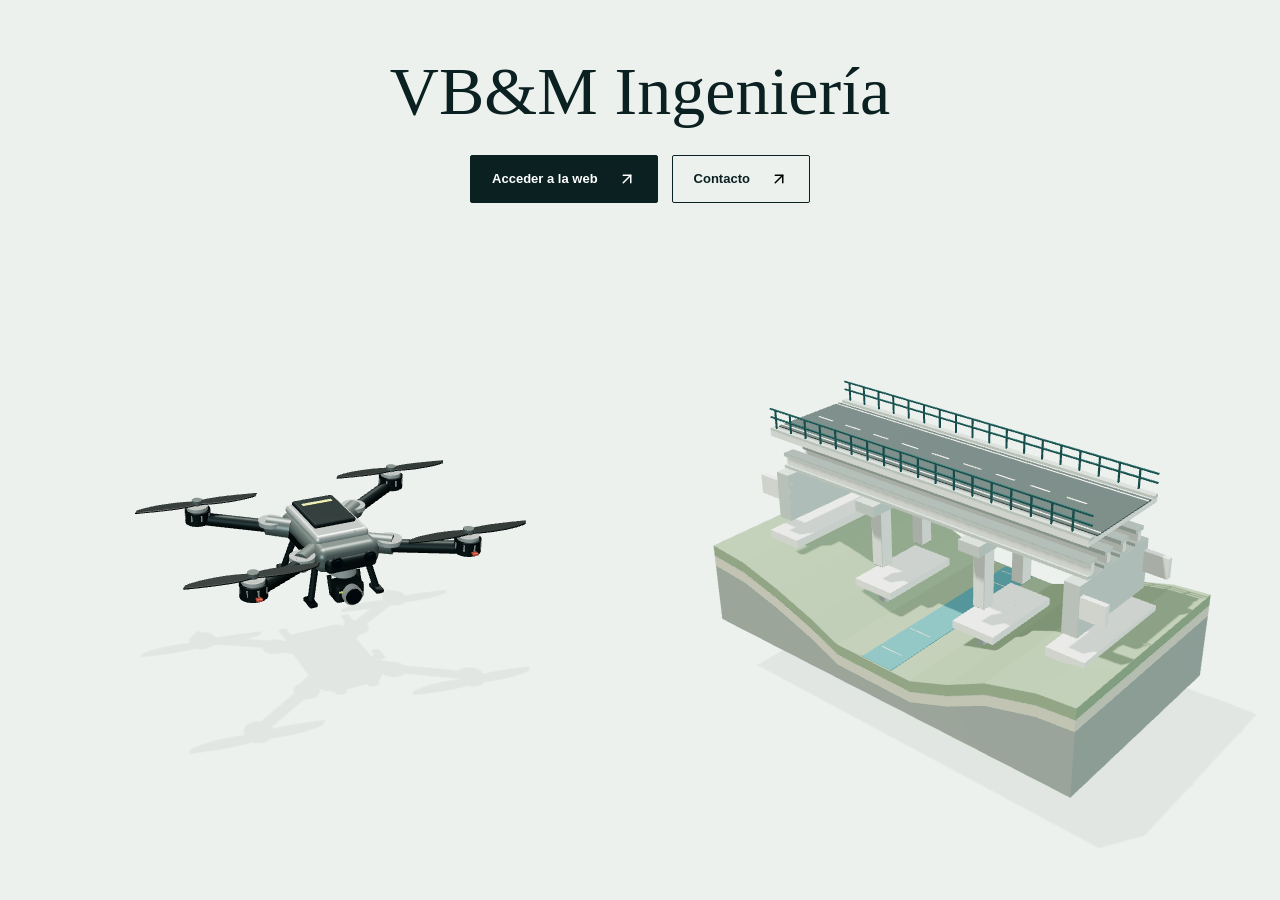
<file: index.html>
<!doctype html>
<html lang="es">
<head>
  <meta charset="utf-8">
  <meta name="viewport" content="width=device-width, initial-scale=1">
  <title>VB&amp;M Ingeniería</title>
  <meta name="description" content="VB&M Ingeniería. Acceso a la web y contacto.">
  <meta name="robots" content="index,follow,max-image-preview:large">
  <link rel="canonical" href="https://vbmconsulting.es/">
  <meta property="og:type" content="website">
  <meta property="og:locale" content="es_ES">
  <meta property="og:site_name" content="VB&amp;M Ingeniería">
  <meta property="og:title" content="VB&amp;M Ingeniería">
  <meta property="og:description" content="VB&amp;M Ingeniería. Acceso a la web y contacto.">
  <meta property="og:url" content="https://vbmconsulting.es/">
  <meta property="og:image" content="https://vbmconsulting.es/assets/landing-3d/fallback.png">
  <meta property="og:image:alt" content="Modelos conceptuales de dron y puente">
  <meta name="twitter:card" content="summary_large_image">
  <script src="assets/entry-routes.js"></script>
  <meta name="theme-color" content="#edf1ee">
  <link rel="icon" href="favicon.svg" type="image/svg+xml">
  <link rel="stylesheet" href="assets/landing-3d/landing.css">
  <script type="importmap">{"imports":{"three":"./assets/landing-3d/vendor/three.module.min.js"}}</script>
  <script type="module" src="assets/landing-3d/landing.mjs"></script>
</head>
<body>
  <main class="entry">
    <div class="entry-heading">
      <h1>VB&amp;M Ingeniería</h1>
      <div class="entry-actions">
        <a class="access primary" href="web.html">Acceder a la web <img src="assets/landing-3d/icons/arrow-up-right.svg" width="18" height="18" alt=""></a>
        <a class="access contact" href="mailto:contacto@vbmconsulting.es">Contacto <img src="assets/landing-3d/icons/arrow-up-right.svg" width="18" height="18" alt=""></a>
      </div>
    </div>
    <div class="scene" id="scene">
      <picture class="scene-fallback"><source media="(max-width: 900px) and (orientation: portrait)" srcset="assets/landing-3d/fallback-mobile.png"><img src="assets/landing-3d/fallback.png" alt="Dron con cámara y puente con terreno por capas. Modelos conceptuales, no equipo propio ni obra real." width="1440" height="650" fetchpriority="high"></picture>
      <div class="object-layout" aria-hidden="true"><div class="object-space" data-object="drone"></div><div class="object-space" data-object="bim"></div></div>
    </div>
  </main>
</body>
</html>
</file>
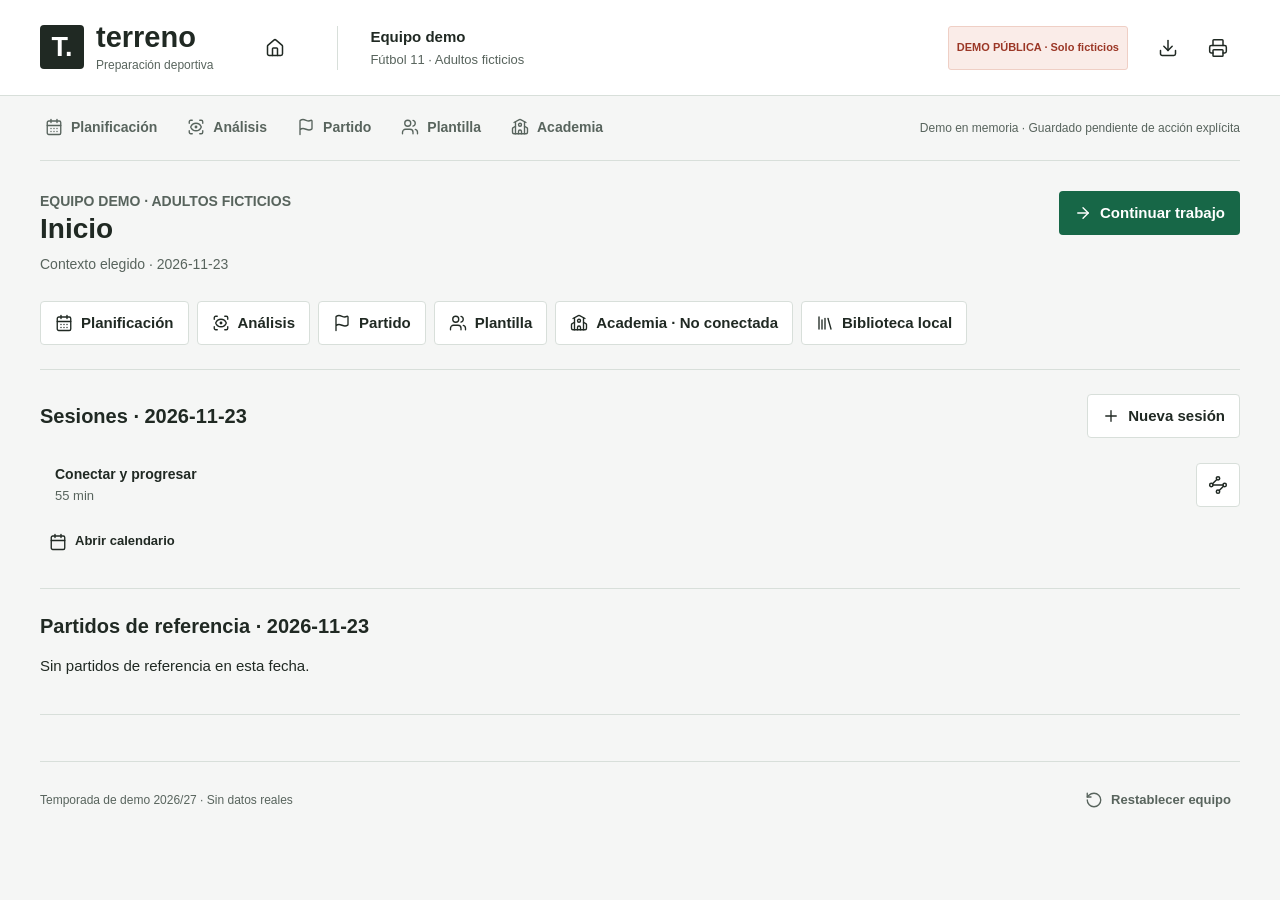
<file: demos/futbol/index.html>
<!doctype html>
<html lang="es">
<head>
  <meta charset="utf-8">
  <meta name="viewport" content="width=device-width, initial-scale=1">
  <meta name="robots" content="noindex,nofollow">
  <meta name="color-scheme" content="light">
  <meta http-equiv="Content-Security-Policy" content="default-src 'self'; script-src 'self'; style-src 'self'; img-src 'self' data: blob:; media-src 'self' blob:; connect-src 'none'; object-src 'none'; base-uri 'none'; form-action 'none'">
  <meta name="description" content="Terreno, prototipo local de preparación deportiva con datos ficticios.">
  <title>Terreno · Equipo demo</title>
  <link rel="icon" href="data:,">
  <link rel="stylesheet" href="./styles.css">
  <link rel="stylesheet" href="./planning-v7.css">
  <link rel="stylesheet" href="./analysis-v7.css">
  <link rel="stylesheet" href="./academy-v7.css">
  <link rel="stylesheet" href="./matchboards-v8.css">
  <link rel="stylesheet" href="./domain-v8.css">
  <link rel="stylesheet" href="./print-v8.css">
  <script src="./vendor/lucide.min.js" defer></script>
  <script type="module" src="./app.mjs"></script>
</head>
<body>
  <a class="skip" href="#main">Ir al contenido</a>
  <header class="app-header">
    <div class="brand"><span class="brand-symbol" aria-hidden="true">T.</span><span>terreno<span class="brand-sub">Preparación deportiva</span></span></div><button id="home-access" class="icon-button" data-action="v6-home" title="Inicio" aria-label="Inicio"><i data-lucide="house"></i></button>
    <div class="team-identity"><strong>Equipo demo</strong><span>Fútbol 11 · Adultos ficticios</span></div>
    <div class="header-end"><button type="button" class="demo-badge" popovertarget="public-demo-notice" aria-controls="public-demo-notice" title="Aviso de la demo pública">DEMO PÚBLICA · Solo ficticios</button><button class="icon-button" data-action="export" title="Exportar JSON del equipo" aria-label="Exportar JSON del equipo"><i data-lucide="download"></i></button><button class="icon-button" data-action="print" title="Imprimir resumen" aria-label="Imprimir resumen"><i data-lucide="printer"></i></button></div>
  </header>
  <div id="public-demo-notice" popover class="storage-warning" role="dialog" aria-labelledby="public-demo-notice-title"><div class="dialog-heading"><h2 id="public-demo-notice-title">Aviso de la demo pública</h2><button type="button" class="icon-button" popovertarget="public-demo-notice" popovertargetaction="hide" aria-label="Cerrar aviso público" title="Cerrar aviso público"><i data-lucide="x"></i></button></div><p role="note">BETA pública. Solo datos ficticios. Esta URL no es privada ni tiene control de acceso. No introduzcan datos reales. El alojamiento puede conservar registros técnicos.</p></div>
  <div id="storage-warning" class="storage-warning" role="alert" hidden></div>
  <div class="workspace">
    <div class="nav-row"><nav class="tabs" role="tablist" aria-label="Vistas de preparación">
      <button id="tab-week" role="tab" aria-selected="true" aria-controls="view-panel" data-tab="week"><i data-lucide="calendar-days"></i><span>Planificación</span></button>
      <button id="tab-analysis" role="tab" aria-selected="false" aria-controls="view-panel" tabindex="-1" data-tab="analysis"><i data-lucide="scan-eye"></i><span>Análisis</span></button>
      <button id="tab-match" role="tab" aria-selected="false" aria-controls="view-panel" tabindex="-1" data-tab="match"><i data-lucide="flag"></i><span>Partido</span></button>
      <button id="tab-roster" role="tab" aria-selected="false" aria-controls="view-panel" tabindex="-1" data-tab="roster"><i data-lucide="users"></i><span>Plantilla</span></button>
      <button id="tab-academy" role="tab" aria-selected="false" aria-controls="view-panel" tabindex="-1" data-tab="academy"><i data-lucide="school"></i><span>Academia</span></button>
    </nav><span id="save-status" class="save-status" role="status">Datos de demo</span></div>
    <main id="main" tabindex="-1"><div id="view-panel" role="tabpanel" aria-labelledby="tab-week"></div></main>
    <footer class="app-footer"><span>Temporada de demo 2026/27 · Sin datos reales</span><button class="text-button" data-action="reset"><i data-lucide="rotate-ccw"></i>Restablecer equipo</button></footer>
  </div>
  <div id="notice" class="notice" role="status" aria-live="polite" hidden></div>
  <dialog id="session-dialog" aria-labelledby="session-dialog-title">
    <form id="new-session-form"><div class="dialog-heading"><h2 id="session-dialog-title">Nueva sesión</h2><button type="button" class="icon-button" data-action="close-dialog" aria-label="Cerrar" title="Cerrar"><i data-lucide="x"></i></button></div>
      <p id="new-session-day" class="muted"></p><label for="new-title">Nombre de la sesión</label><input id="new-title" name="title" maxlength="80" required autocomplete="off" placeholder="Trabajo de transiciones">
      <label for="new-objective">Objetivo</label><textarea id="new-objective" name="objective" maxlength="500" rows="3" placeholder="Objetivo colectivo de la sesión"></textarea>
      <div class="dialog-actions"><button type="button" class="secondary" data-action="close-dialog">Cancelar</button><button type="submit" class="primary"><i data-lucide="plus"></i>Crear sesión</button></div>
    </form>
  </dialog>
  <dialog id="library-dialog" aria-labelledby="library-title"><div class="dialog-heading"><h2 id="library-title">Biblioteca de tareas</h2><button class="icon-button" data-action="close-dialog" aria-label="Cerrar biblioteca" title="Cerrar"><i data-lucide="x"></i></button></div><div id="library-items"></div></dialog>
  <noscript><p class="storage-warning">JavaScript está desactivado. El prototipo no puede guardar ni editar datos.</p></noscript>
</body>
</html>
</file>
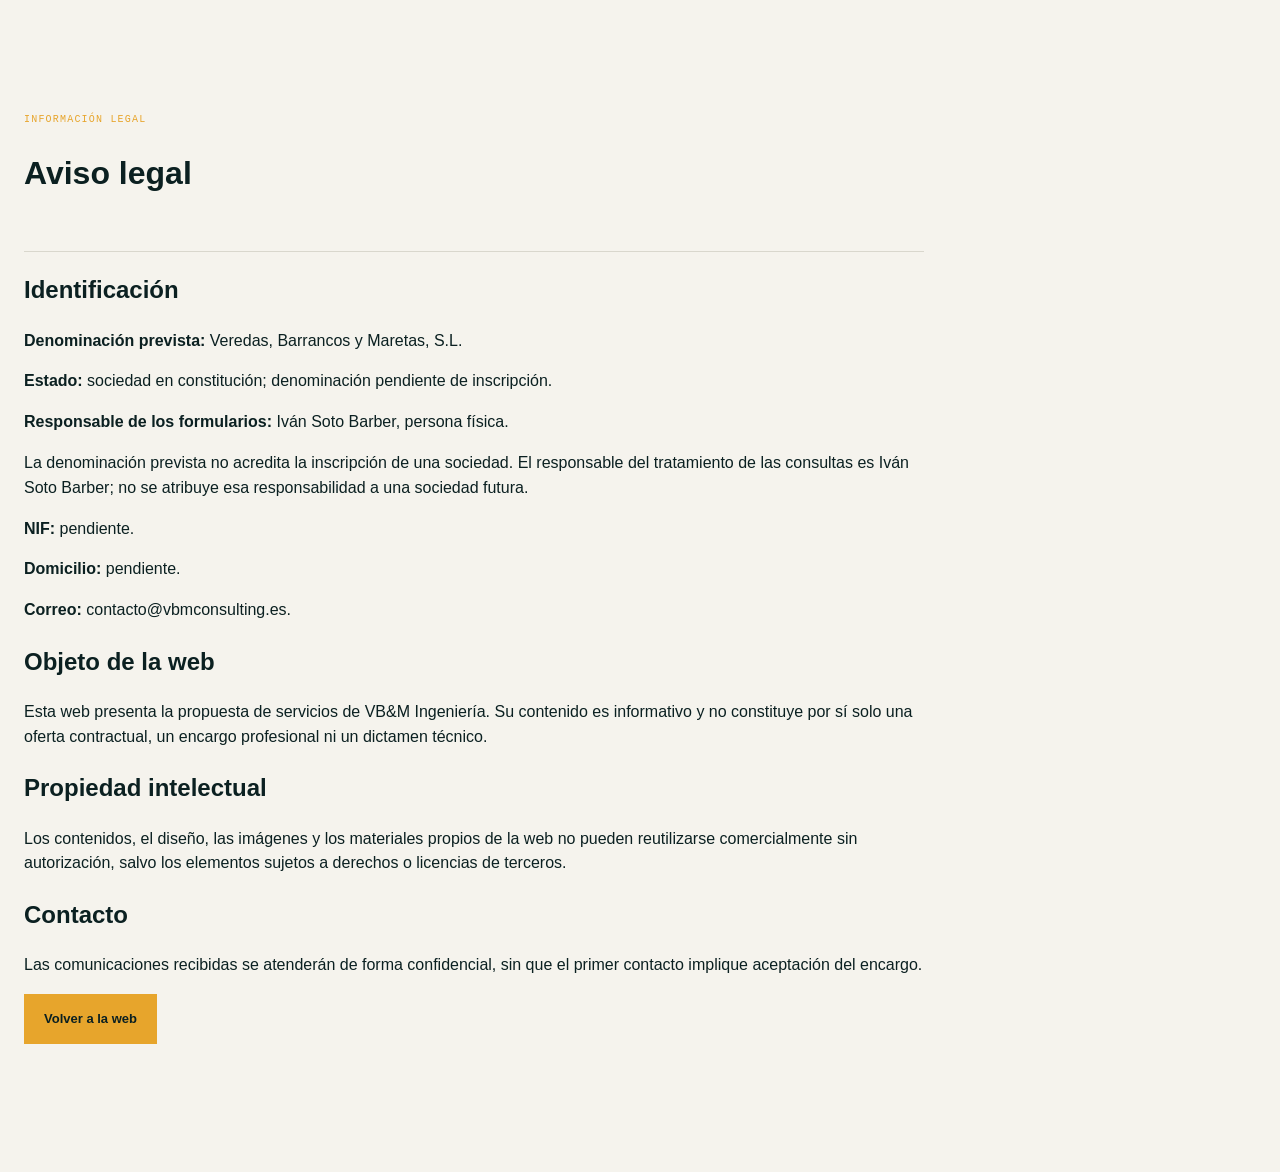
<file: aviso-legal.html>
<!doctype html>
<html lang="es">
<head>
  <meta charset="utf-8">
  <meta name="viewport" content="width=device-width, initial-scale=1">
  <title>Aviso legal | VB&amp;M Ingeniería</title>
  <meta name="description" content="Identificación y condiciones de uso de la web de VB&M Ingeniería.">
  <meta name="robots" content="index,follow">
  <link rel="canonical" href="https://vbmconsulting.es/aviso-legal.html">
  <link rel="stylesheet" href="styles.css">
</head>
<body>
  <main class="section">
    <div class="section-heading"><p class="eyebrow">Información legal</p><h1>Aviso legal</h1></div>
    <div class="faq-list">
      <h2>Identificación</h2>
      <p><strong>Denominación prevista:</strong> Veredas, Barrancos y Maretas, S.L.</p>
      <p><strong>Estado:</strong> sociedad en constitución; denominación pendiente de inscripción.</p>
      <p><strong>Responsable de los formularios:</strong> Iván Soto Barber, persona física.</p>
      <p>La denominación prevista no acredita la inscripción de una sociedad. El responsable del tratamiento de las consultas es Iván Soto Barber; no se atribuye esa responsabilidad a una sociedad futura.</p>
      <p><strong>NIF:</strong> pendiente.</p>
      <p><strong>Domicilio:</strong> pendiente.</p>
      <p><strong>Correo:</strong> <a href="mailto:contacto@vbmconsulting.es">contacto@vbmconsulting.es</a>.</p>
      <h2>Objeto de la web</h2>
      <p>Esta web presenta la propuesta de servicios de VB&amp;M Ingeniería. Su contenido es informativo y no constituye por sí solo una oferta contractual, un encargo profesional ni un dictamen técnico.</p>
      <h2>Propiedad intelectual</h2>
      <p>Los contenidos, el diseño, las imágenes y los materiales propios de la web no pueden reutilizarse comercialmente sin autorización, salvo los elementos sujetos a derechos o licencias de terceros.</p>
      <h2>Contacto</h2>
      <p>Las comunicaciones recibidas se atenderán de forma confidencial, sin que el primer contacto implique aceptación del encargo.</p>
      <p><a class="button button-primary" href="index.html">Volver a la web</a></p>
    </div>
  </main>
</body>
</html>
</file>
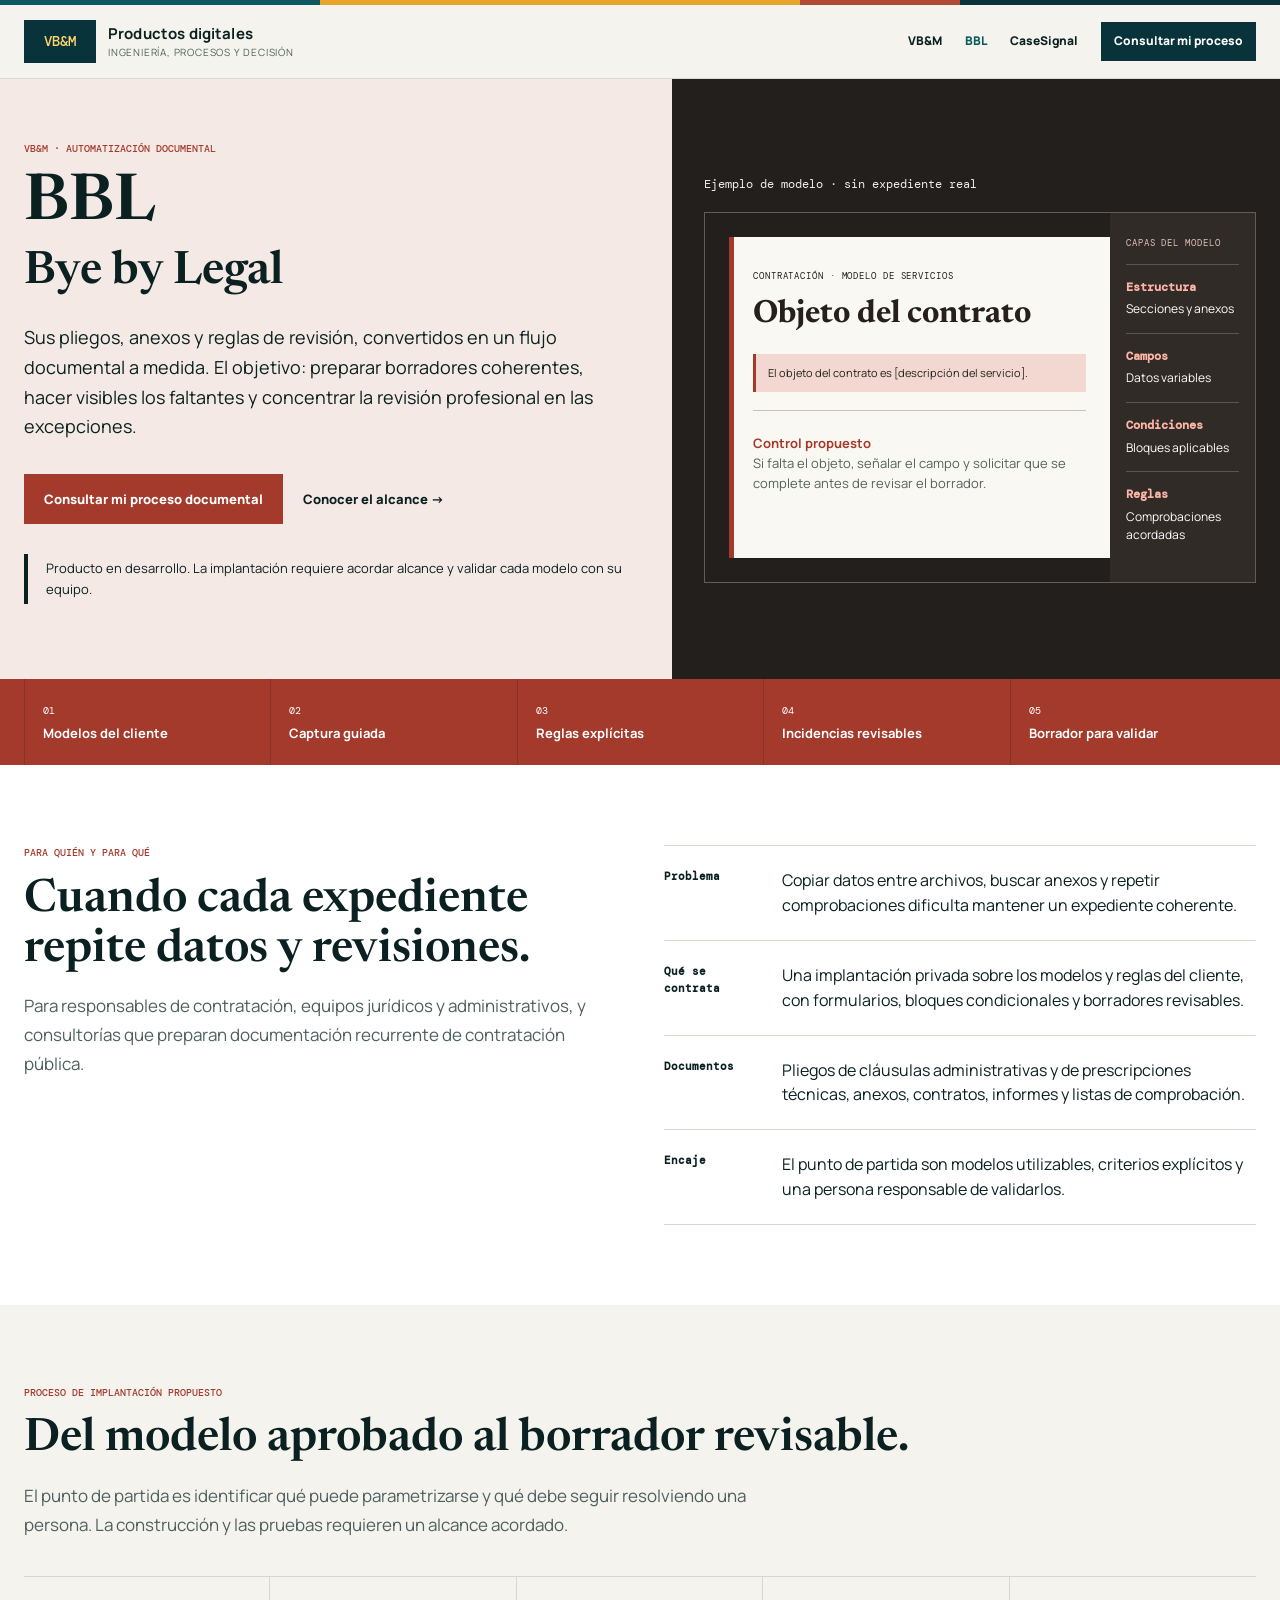
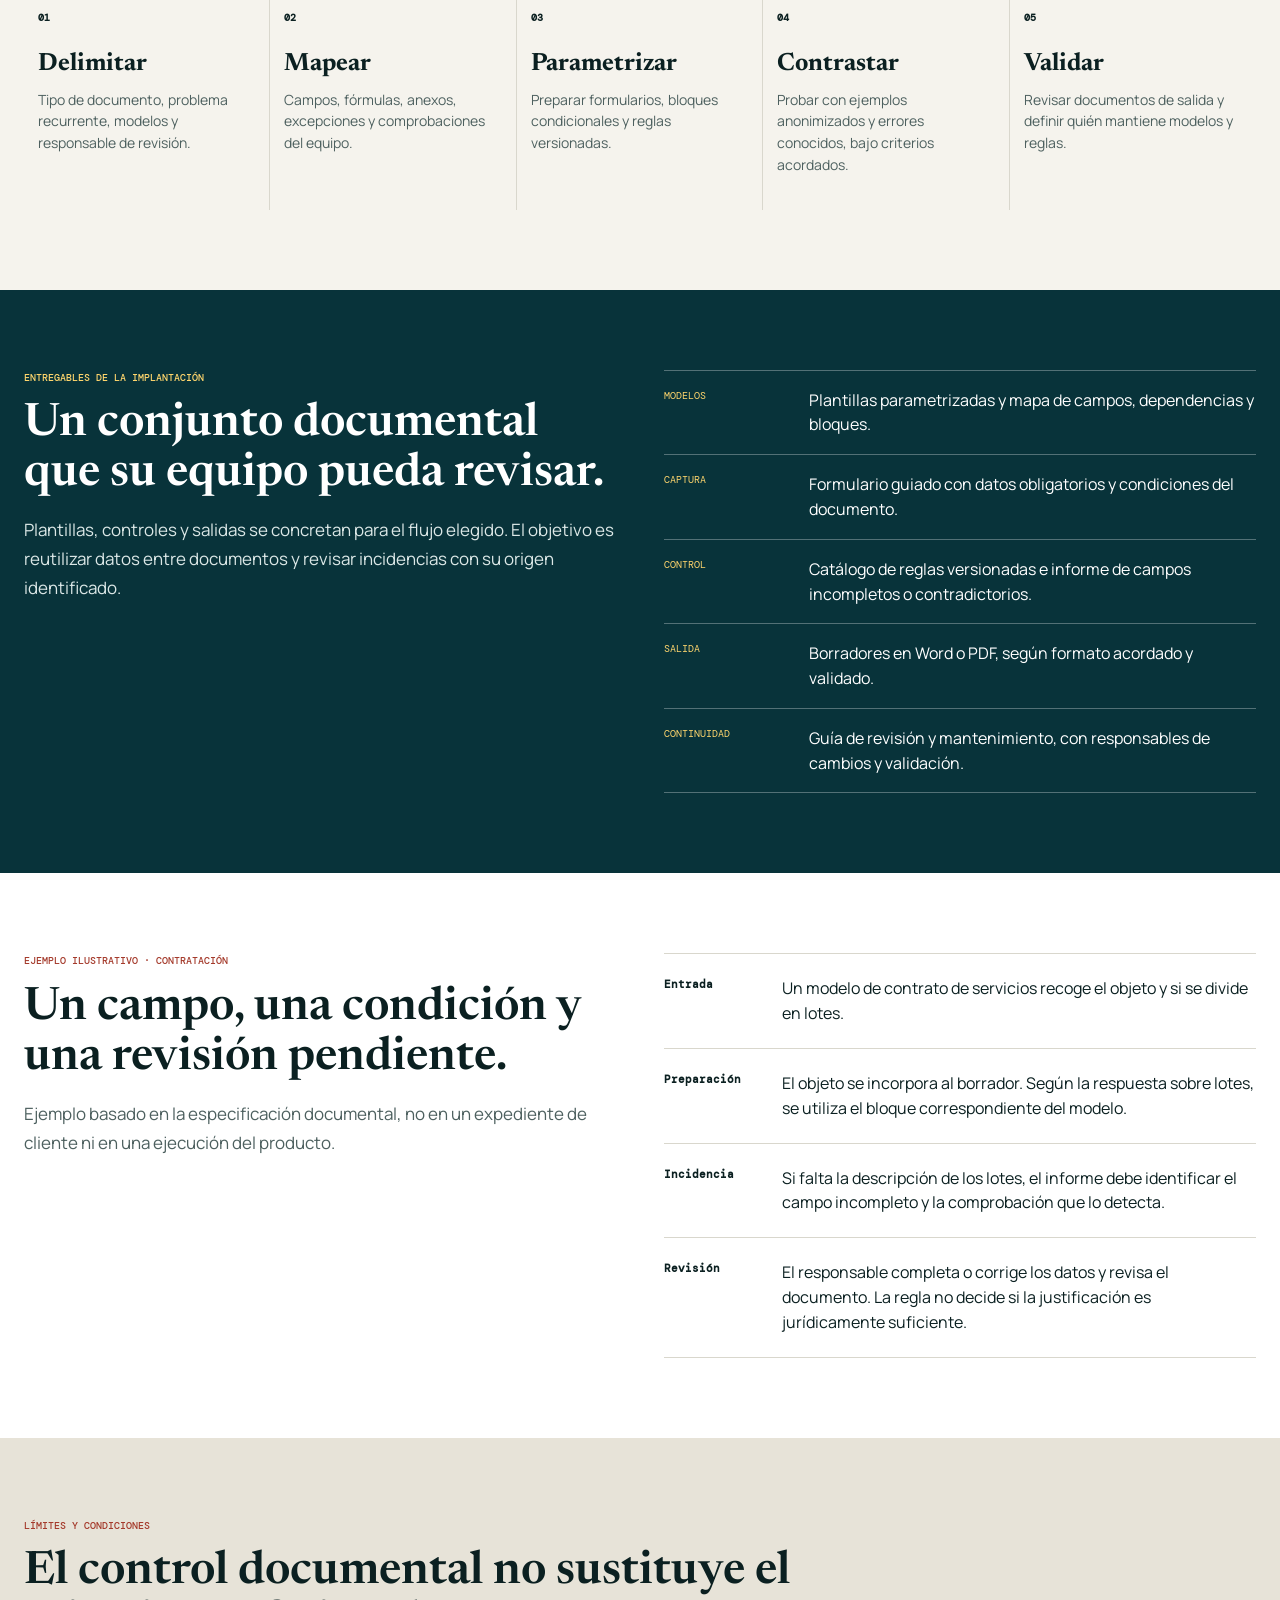
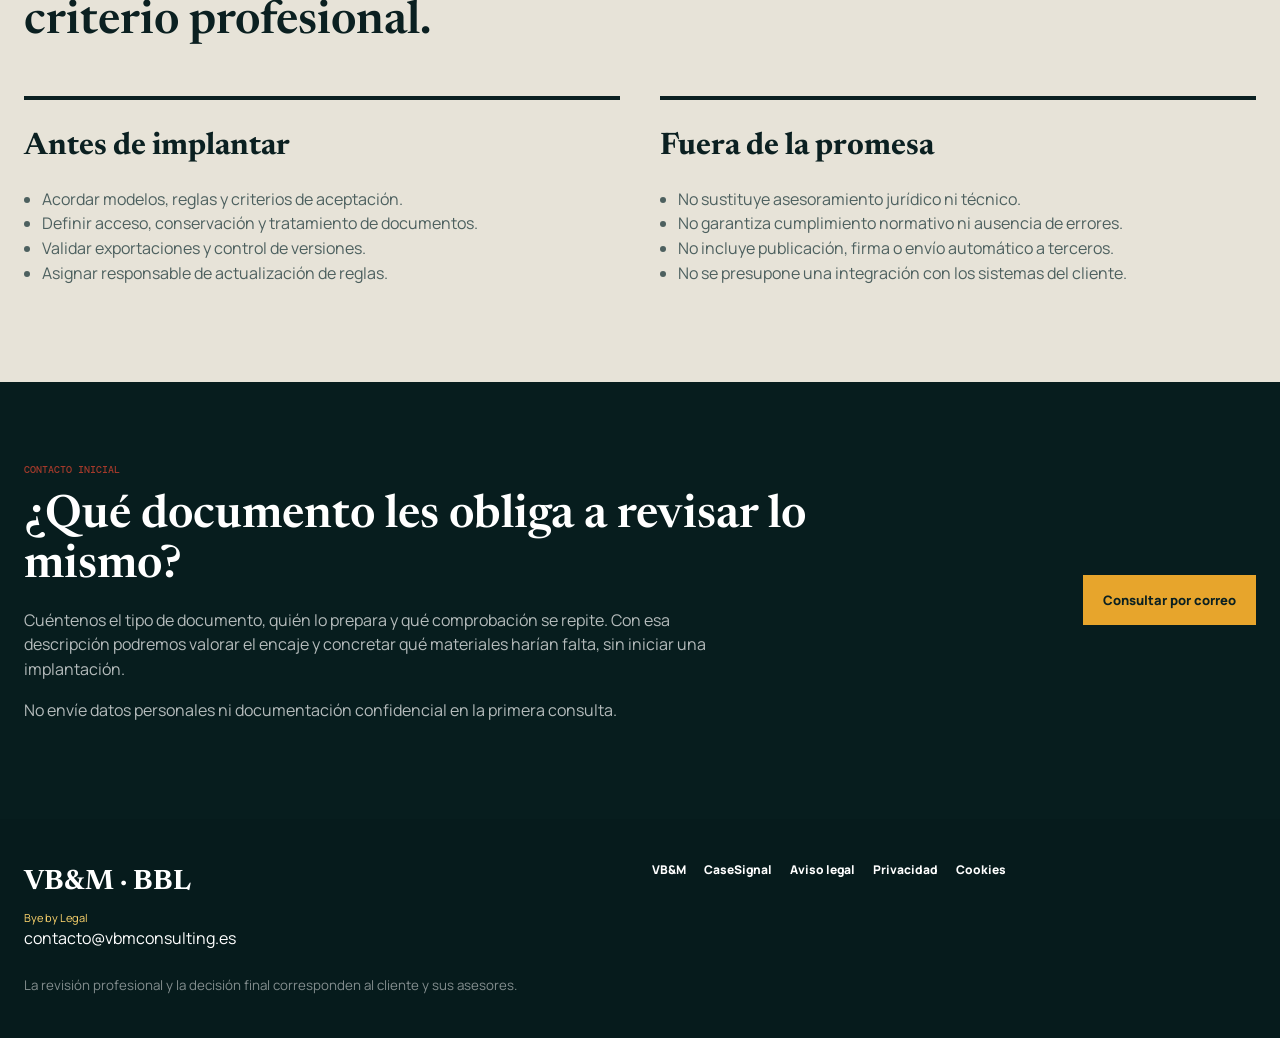
<file: bbl-automatizacion-documental.html>
<!doctype html>
<html lang="es">
<head>
  <meta charset="utf-8"><meta name="viewport" content="width=device-width, initial-scale=1">
  <title>BBL / Bye by Legal | Automatización documental | VB&amp;M</title>
  <meta name="description" content="BBL / Bye by Legal: automatización documental a medida para contratación pública. Modelos, reglas y borradores revisables, con validación profesional final.">
  <meta name="robots" content="index,follow,max-image-preview:large"><meta name="theme-color" content="#231f1d">
  <link rel="canonical" href="https://vbmconsulting.es/bbl-automatizacion-documental.html">
  <meta property="og:type" content="website"><meta property="og:locale" content="es_ES"><meta property="og:site_name" content="VB&M">
  <meta property="og:title" content="BBL / Bye by Legal | Automatización documental"><meta property="og:description" content="Modelos, formularios, reglas y borradores para preparar expedientes de contratación con revisión profesional."><meta property="og:url" content="https://vbmconsulting.es/bbl-automatizacion-documental.html">
  <meta name="twitter:card" content="summary"><meta name="twitter:title" content="BBL / Bye by Legal"><meta name="twitter:description" content="Automatización documental a medida: datos coherentes, incidencias visibles y borradores para revisión profesional.">
  <link rel="preconnect" href="https://fonts.googleapis.com"><link rel="preconnect" href="https://fonts.gstatic.com" crossorigin>
  <link href="https://fonts.googleapis.com/css2?family=DM+Mono:wght@400;500&family=Manrope:wght@400;500;600;700;800&family=Newsreader:opsz,wght@6..72,500;6..72,600;6..72,700&display=swap" rel="stylesheet">
  <link rel="stylesheet" href="styles.css"><link rel="stylesheet" href="digital-products.css?v=20260906-m7a"><link rel="icon" href="favicon.svg" type="image/svg+xml">
  <script type="application/ld+json">{"@context":"https://schema.org","@graph":[{"@type":"WebPage","name":"BBL / Bye by Legal","description":"Automatización documental a medida de VB&M para contratación pública. Producto en desarrollo, sujeto a definición de alcance y validación profesional.","url":"https://vbmconsulting.es/bbl-automatizacion-documental.html","inLanguage":"es"},{"@type":"BreadcrumbList","itemListElement":[{"@type":"ListItem","position":1,"name":"VB&M","item":"https://vbmconsulting.es/"},{"@type":"ListItem","position":2,"name":"BBL","item":"https://vbmconsulting.es/bbl-automatizacion-documental.html"}]}]}</script>
</head>
<body class="product-page bbl-page m7a-commercial">
  <a class="skip-link" href="#contenido">Ir al contenido</a><div class="topline" aria-hidden="true"><span></span><span></span><span></span><span></span></div>
  <header class="site-header product-header"><a class="brand" href="index.html"><span class="brand-mark">VB&amp;M</span><span><strong>Productos digitales</strong><small>Ingeniería, procesos y decisión</small></span></a><button class="menu-button" type="button" aria-expanded="false" aria-controls="menu-principal" data-menu-button>Menú</button><nav id="menu-principal" aria-label="Navegación principal" data-menu><a href="index.html">VB&amp;M</a><a aria-current="page" href="#producto">BBL</a><a href="casesignal-seleccion-talento.html">CaseSignal</a><a class="nav-cta" href="mailto:contacto@vbmconsulting.es?subject=Consulta%20BBL">Consultar mi proceso</a></nav></header>
  <main id="contenido">
    <section class="product-hero">
      <div class="product-hero-copy"><p class="eyebrow">VB&amp;M · Automatización documental</p><h1>BBL <span>Bye by Legal</span></h1><p class="product-lead">Sus pliegos, anexos y reglas de revisión, convertidos en un flujo documental a medida. El objetivo: preparar borradores coherentes, hacer visibles los faltantes y concentrar la revisión profesional en las excepciones.</p><div class="product-actions"><a class="button button-primary" href="mailto:contacto@vbmconsulting.es?subject=Consulta%20BBL">Consultar mi proceso documental</a><a class="text-link" href="#producto">Conocer el alcance →</a></div><p class="product-guardrail">Producto en desarrollo. La implantación requiere acordar alcance y validar cada modelo con su equipo.</p></div>
      <div class="product-object"><p class="example-caption">Ejemplo de modelo · sin expediente real</p><div class="document-workbench"><div class="document-sheet"><small>Contratación · modelo de servicios</small><h2>Objeto del contrato</h2><p class="doc-field">El objeto del contrato es [descripción del servicio].</p><div class="doc-line"></div><p class="doc-check"><b>Control propuesto</b><br>Si falta el objeto, señalar el campo y solicitar que se complete antes de revisar el borrador.</p></div><aside class="rule-rail"><small>Capas del modelo</small><div class="rule"><b>Estructura</b>Secciones y anexos</div><div class="rule"><b>Campos</b>Datos variables</div><div class="rule"><b>Condiciones</b>Bloques aplicables</div><div class="rule"><b>Reglas</b>Comprobaciones acordadas</div></aside></div></div>
    </section>
    <section class="product-strip" aria-label="Componentes previstos de BBL"><div><span>01</span><strong>Modelos del cliente</strong></div><div><span>02</span><strong>Captura guiada</strong></div><div><span>03</span><strong>Reglas explícitas</strong></div><div><span>04</span><strong>Incidencias revisables</strong></div><div><span>05</span><strong>Borrador para validar</strong></div></section>
    <section class="product-section product-proof" id="producto"><div><p class="eyebrow">Para quién y para qué</p><h2>Cuando cada expediente repite datos y revisiones.</h2><p class="product-section-intro">Para responsables de contratación, equipos jurídicos y administrativos, y consultorías que preparan documentación recurrente de contratación pública.</p></div><div class="proof-list"><div><b>Problema</b><p>Copiar datos entre archivos, buscar anexos y repetir comprobaciones dificulta mantener un expediente coherente.</p></div><div><b>Qué se contrata</b><p>Una implantación privada sobre los modelos y reglas del cliente, con formularios, bloques condicionales y borradores revisables.</p></div><div><b>Documentos</b><p>Pliegos de cláusulas administrativas y de prescripciones técnicas, anexos, contratos, informes y listas de comprobación.</p></div><div><b>Encaje</b><p>El punto de partida son modelos utilizables, criterios explícitos y una persona responsable de validarlos.</p></div></div></section>
    <section class="product-section"><p class="eyebrow">Proceso de implantación propuesto</p><h2>Del modelo aprobado al borrador revisable.</h2><p class="product-section-intro">El punto de partida es identificar qué puede parametrizarse y qué debe seguir resolviendo una persona. La construcción y las pruebas requieren un alcance acordado.</p><div class="product-sequence"><article><b>01</b><h3>Delimitar</h3><p>Tipo de documento, problema recurrente, modelos y responsable de revisión.</p></article><article><b>02</b><h3>Mapear</h3><p>Campos, fórmulas, anexos, excepciones y comprobaciones del equipo.</p></article><article><b>03</b><h3>Parametrizar</h3><p>Preparar formularios, bloques condicionales y reglas versionadas.</p></article><article><b>04</b><h3>Contrastar</h3><p>Probar con ejemplos anonimizados y errores conocidos, bajo criterios acordados.</p></article><article><b>05</b><h3>Validar</h3><p>Revisar documentos de salida y definir quién mantiene modelos y reglas.</p></article></div></section>
    <section class="product-section product-pilot"><div><p class="eyebrow">Entregables de la implantación</p><h2>Un conjunto documental que su equipo pueda revisar.</h2><p class="product-section-intro">Plantillas, controles y salidas se concretan para el flujo elegido. El objetivo es reutilizar datos entre documentos y revisar incidencias con su origen identificado.</p></div><dl class="pilot-spec"><div><dt>Modelos</dt><dd>Plantillas parametrizadas y mapa de campos, dependencias y bloques.</dd></div><div><dt>Captura</dt><dd>Formulario guiado con datos obligatorios y condiciones del documento.</dd></div><div><dt>Control</dt><dd>Catálogo de reglas versionadas e informe de campos incompletos o contradictorios.</dd></div><div><dt>Salida</dt><dd>Borradores en Word o PDF, según formato acordado y validado.</dd></div><div><dt>Continuidad</dt><dd>Guía de revisión y mantenimiento, con responsables de cambios y validación.</dd></div></dl></section>
    <section class="product-section product-proof" id="ejemplo"><div><p class="eyebrow">Ejemplo ilustrativo · contratación</p><h2>Un campo, una condición y una revisión pendiente.</h2><p class="product-section-intro">Ejemplo basado en la especificación documental, no en un expediente de cliente ni en una ejecución del producto.</p></div><div class="proof-list"><div><b>Entrada</b><p>Un modelo de contrato de servicios recoge el objeto y si se divide en lotes.</p></div><div><b>Preparación</b><p>El objeto se incorpora al borrador. Según la respuesta sobre lotes, se utiliza el bloque correspondiente del modelo.</p></div><div><b>Incidencia</b><p>Si falta la descripción de los lotes, el informe debe identificar el campo incompleto y la comprobación que lo detecta.</p></div><div><b>Revisión</b><p>El responsable completa o corrige los datos y revisa el documento. La regla no decide si la justificación es jurídicamente suficiente.</p></div></div></section>
    <section class="product-section product-limits"><p class="eyebrow">Límites y condiciones</p><h2>El control documental no sustituye el criterio profesional.</h2><div class="limit-grid"><article><h3>Antes de implantar</h3><ul><li>Acordar modelos, reglas y criterios de aceptación.</li><li>Definir acceso, conservación y tratamiento de documentos.</li><li>Validar exportaciones y control de versiones.</li><li>Asignar responsable de actualización de reglas.</li></ul></article><article><h3>Fuera de la promesa</h3><ul><li>No sustituye asesoramiento jurídico ni técnico.</li><li>No garantiza cumplimiento normativo ni ausencia de errores.</li><li>No incluye publicación, firma o envío automático a terceros.</li><li>No se presupone una integración con los sistemas del cliente.</li></ul></article></div></section>
    <section class="product-cta"><div><p class="eyebrow">Contacto inicial</p><h2>¿Qué documento les obliga a revisar lo mismo?</h2><p>Cuéntenos el tipo de documento, quién lo prepara y qué comprobación se repite. Con esa descripción podremos valorar el encaje y concretar qué materiales harían falta, sin iniciar una implantación.</p><p>No envíe datos personales ni documentación confidencial en la primera consulta.</p></div><a class="button" href="mailto:contacto@vbmconsulting.es?subject=Consulta%20BBL&body=Tipo%20de%20documento%3A%0AEquipo%20que%20lo%20prepara%3A%0AComprobaci%C3%B3n%20repetitiva%3A">Consultar por correo</a></section>
  </main>
  <footer class="site-footer"><div><strong>VB&amp;M · BBL</strong><span>Bye by Legal</span><a href="mailto:contacto@vbmconsulting.es">contacto@vbmconsulting.es</a></div><nav><a href="index.html">VB&amp;M</a><a href="casesignal-seleccion-talento.html">CaseSignal</a><a href="aviso-legal.html">Aviso legal</a><a href="privacidad.html">Privacidad</a><a href="cookies.html">Cookies</a></nav><small>La revisión profesional y la decisión final corresponden al cliente y sus asesores.</small></footer>
  <script src="main.js" defer></script>
</body></html>
</file>
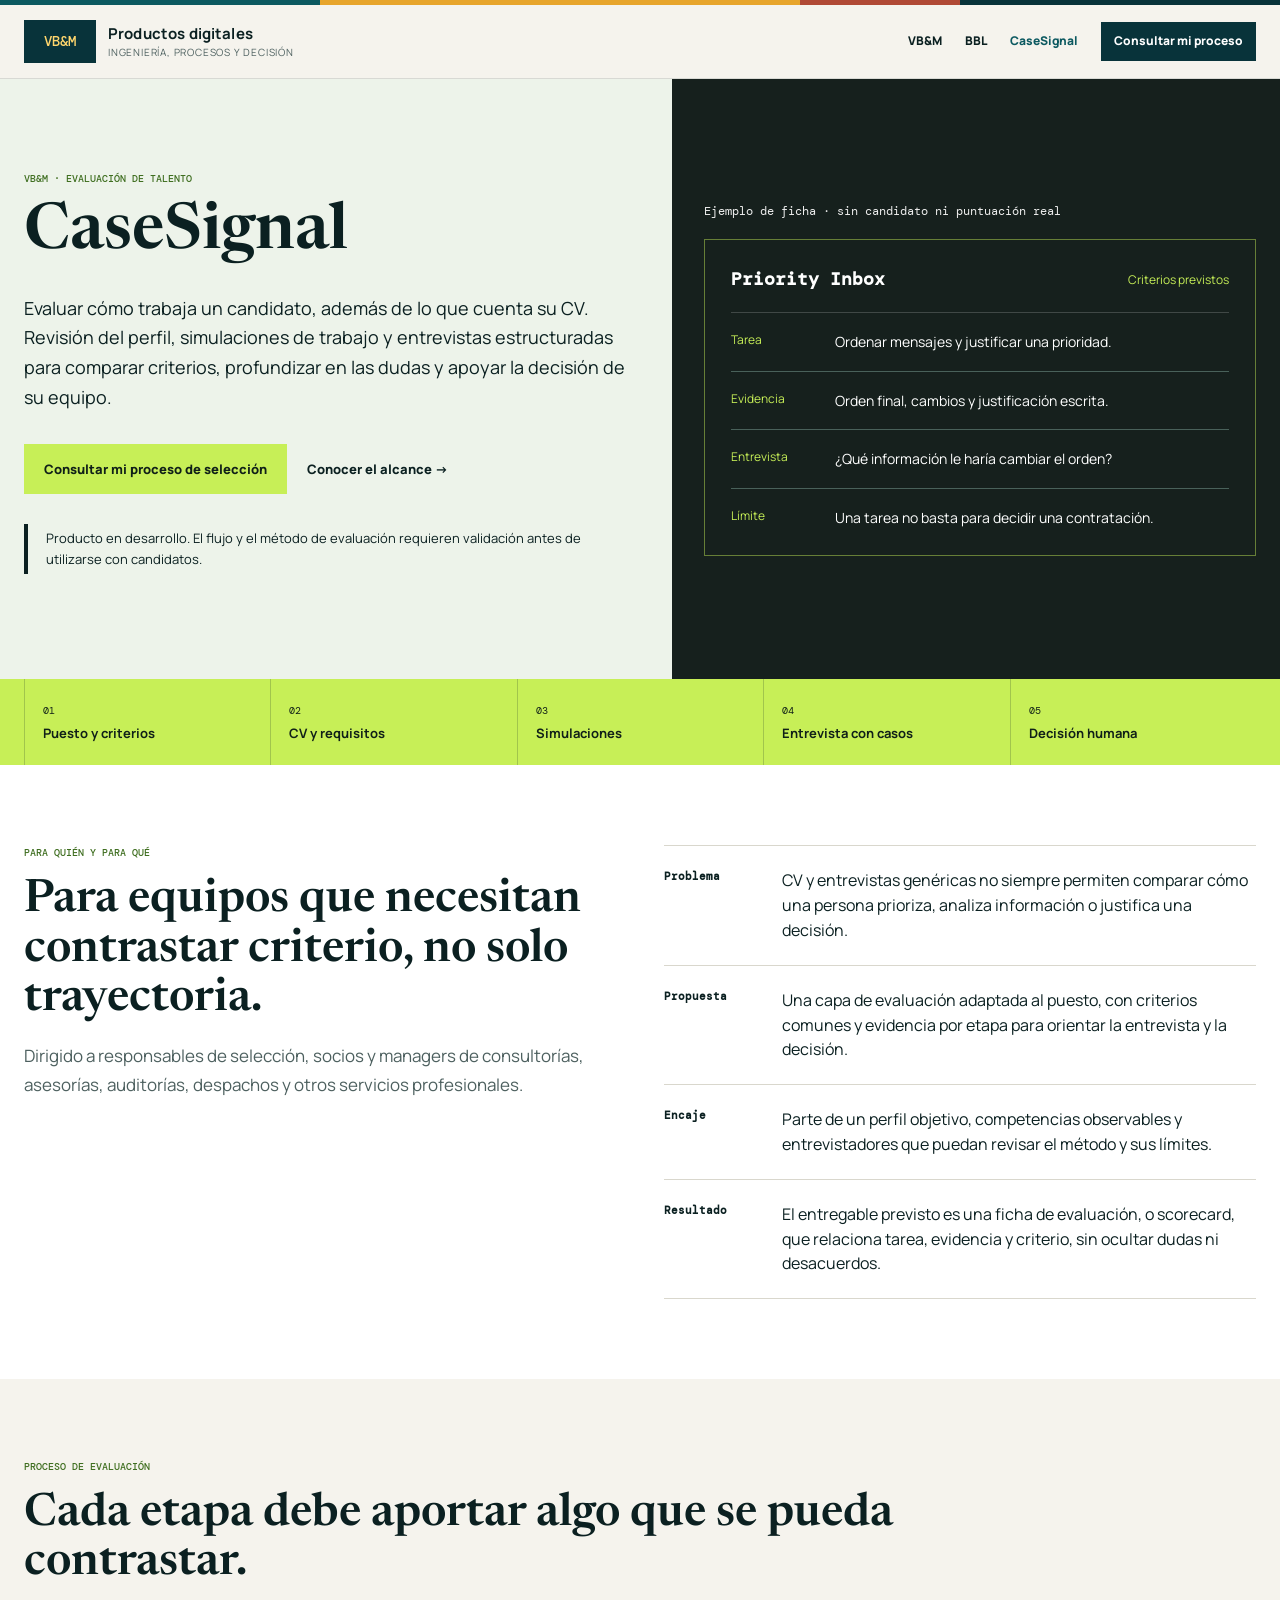
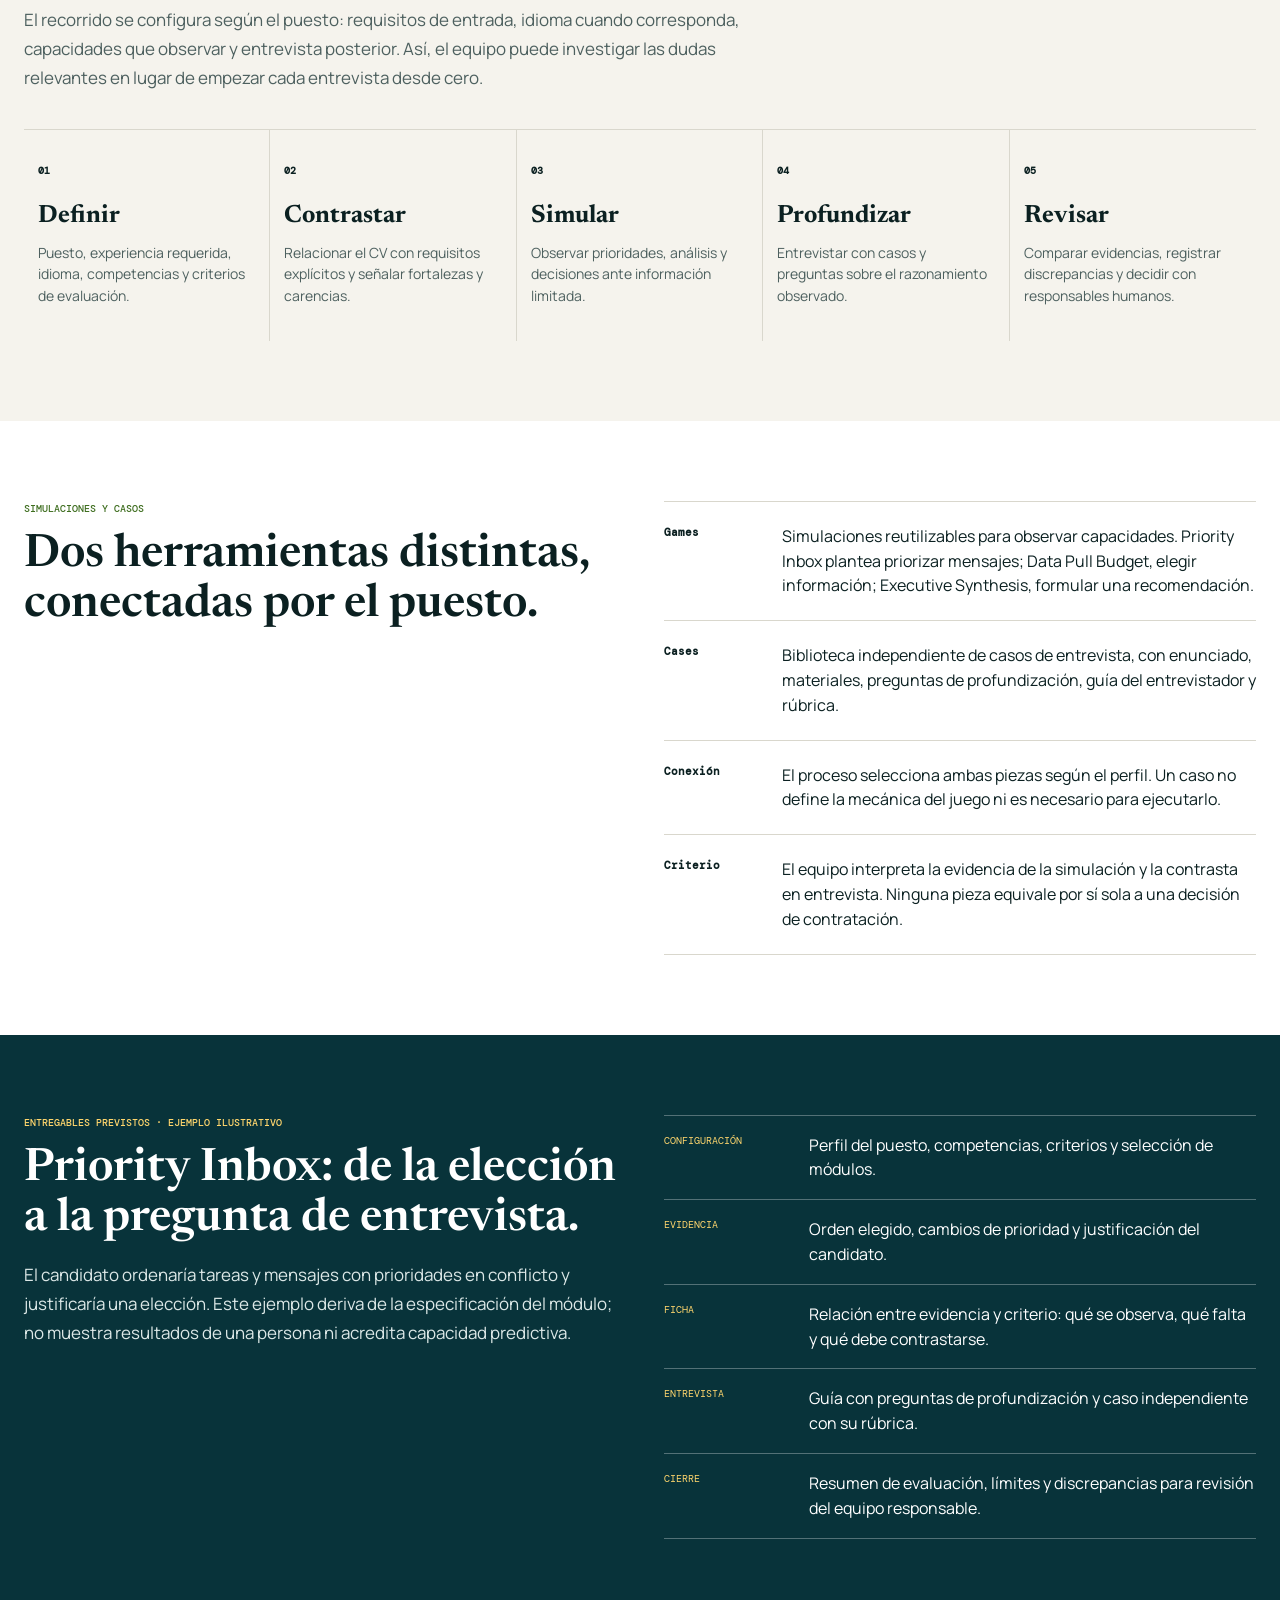
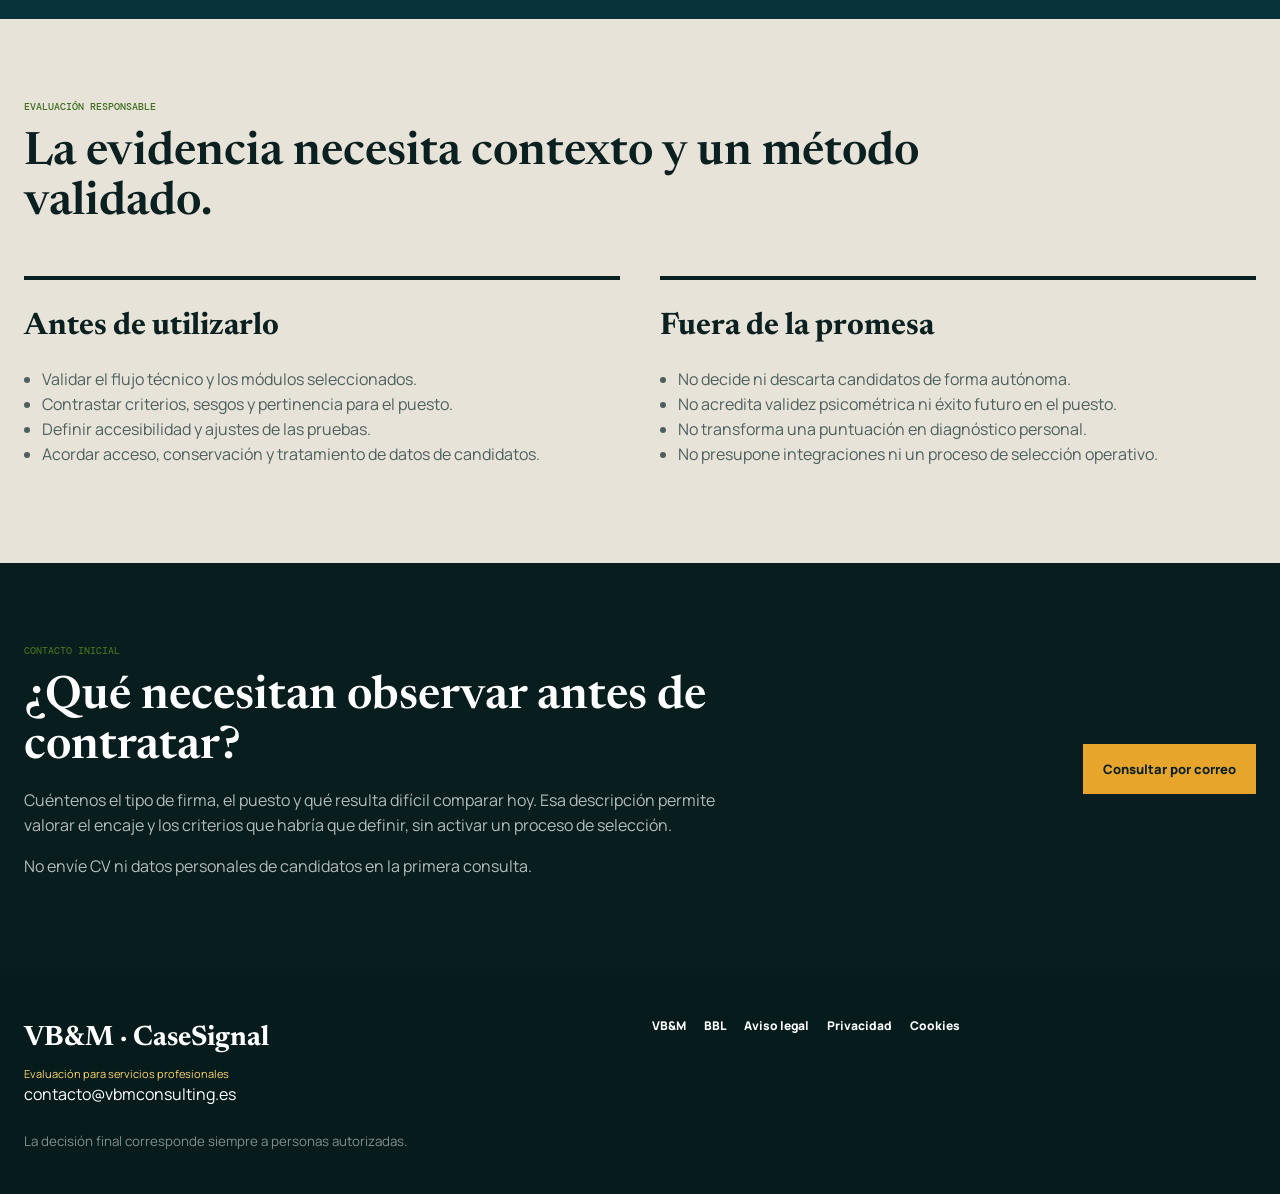
<file: casesignal-seleccion-talento.html>
<!doctype html>
<html lang="es">
<head>
  <meta charset="utf-8"><meta name="viewport" content="width=device-width, initial-scale=1">
  <title>CaseSignal | Selección basada en evidencia para servicios profesionales</title>
  <meta name="description" content="CaseSignal: evaluación de talento para consultorías, auditorías y despachos. CV, simulaciones y entrevistas con criterios comunes y decisión humana.">
  <meta name="robots" content="index,follow,max-image-preview:large"><meta name="theme-color" content="#16201d">
  <link rel="canonical" href="https://vbmconsulting.es/casesignal-seleccion-talento.html">
  <meta property="og:type" content="website"><meta property="og:locale" content="es_ES"><meta property="og:site_name" content="VB&M"><meta property="og:title" content="CaseSignal | Evaluación para servicios profesionales"><meta property="og:description" content="Simulaciones de trabajo y casos de entrevista independientes para contrastar cómo prioriza, analiza y decide un candidato."><meta property="og:url" content="https://vbmconsulting.es/casesignal-seleccion-talento.html">
  <meta name="twitter:card" content="summary"><meta name="twitter:title" content="CaseSignal | Evaluación de talento"><meta name="twitter:description" content="CV, simulaciones y entrevistas con evidencia revisable y criterios comunes para apoyar la decisión de su equipo.">
  <link rel="preconnect" href="https://fonts.googleapis.com"><link rel="preconnect" href="https://fonts.gstatic.com" crossorigin><link href="https://fonts.googleapis.com/css2?family=DM+Mono:wght@400;500&family=Manrope:wght@400;500;600;700;800&family=Newsreader:opsz,wght@6..72,500;6..72,600;6..72,700&display=swap" rel="stylesheet">
  <link rel="stylesheet" href="styles.css"><link rel="stylesheet" href="digital-products.css?v=20260906-m7a"><link rel="icon" href="favicon.svg" type="image/svg+xml">
  <script type="application/ld+json">{"@context":"https://schema.org","@graph":[{"@type":"WebPage","name":"CaseSignal | Evaluación de talento","description":"Propuesta de evaluación estructurada de VB&M para servicios profesionales. Producto en desarrollo, sujeto a validación técnica y del método de evaluación.","url":"https://vbmconsulting.es/casesignal-seleccion-talento.html","inLanguage":"es"},{"@type":"BreadcrumbList","itemListElement":[{"@type":"ListItem","position":1,"name":"VB&M","item":"https://vbmconsulting.es/"},{"@type":"ListItem","position":2,"name":"CaseSignal","item":"https://vbmconsulting.es/casesignal-seleccion-talento.html"}]}]}</script>
</head>
<body class="product-page signal-page m7a-commercial">
  <a class="skip-link" href="#contenido">Ir al contenido</a><div class="topline" aria-hidden="true"><span></span><span></span><span></span><span></span></div>
  <header class="site-header product-header"><a class="brand" href="index.html"><span class="brand-mark">VB&amp;M</span><span><strong>Productos digitales</strong><small>Ingeniería, procesos y decisión</small></span></a><button class="menu-button" type="button" aria-expanded="false" aria-controls="menu-principal" data-menu-button>Menú</button><nav id="menu-principal" aria-label="Navegación principal" data-menu><a href="index.html">VB&amp;M</a><a href="bbl-automatizacion-documental.html">BBL</a><a aria-current="page" href="#producto">CaseSignal</a><a class="nav-cta" href="mailto:contacto@vbmconsulting.es?subject=Consulta%20CaseSignal">Consultar mi proceso</a></nav></header>
  <main id="contenido">
    <section class="product-hero">
      <div class="product-hero-copy"><p class="eyebrow">VB&amp;M · Evaluación de talento</p><h1>CaseSignal</h1><p class="product-lead">Evaluar cómo trabaja un candidato, además de lo que cuenta su CV. Revisión del perfil, simulaciones de trabajo y entrevistas estructuradas para comparar criterios, profundizar en las dudas y apoyar la decisión de su equipo.</p><div class="product-actions"><a class="button button-primary" href="mailto:contacto@vbmconsulting.es?subject=Consulta%20CaseSignal">Consultar mi proceso de selección</a><a class="text-link" href="#producto">Conocer el alcance →</a></div><p class="product-guardrail">Producto en desarrollo. El flujo y el método de evaluación requieren validación antes de utilizarse con candidatos.</p></div>
      <div class="product-object"><p class="example-caption">Ejemplo de ficha · sin candidato ni puntuación real</p><div class="signal-console"><div class="signal-console-head"><strong>Priority Inbox</strong><span class="example-label">Criterios previstos</span></div><dl class="evidence-example"><div><dt>Tarea</dt><dd>Ordenar mensajes y justificar una prioridad.</dd></div><div><dt>Evidencia</dt><dd>Orden final, cambios y justificación escrita.</dd></div><div><dt>Entrevista</dt><dd>¿Qué información le haría cambiar el orden?</dd></div><div><dt>Límite</dt><dd>Una tarea no basta para decidir una contratación.</dd></div></dl></div></div>
    </section>
    <section class="product-strip" aria-label="Etapas previstas de CaseSignal"><div><span>01</span><strong>Puesto y criterios</strong></div><div><span>02</span><strong>CV y requisitos</strong></div><div><span>03</span><strong>Simulaciones</strong></div><div><span>04</span><strong>Entrevista con casos</strong></div><div><span>05</span><strong>Decisión humana</strong></div></section>
    <section class="product-section product-proof" id="producto"><div><p class="eyebrow">Para quién y para qué</p><h2>Para equipos que necesitan contrastar criterio, no solo trayectoria.</h2><p class="product-section-intro">Dirigido a responsables de selección, socios y managers de consultorías, asesorías, auditorías, despachos y otros servicios profesionales.</p></div><div class="proof-list"><div><b>Problema</b><p>CV y entrevistas genéricas no siempre permiten comparar cómo una persona prioriza, analiza información o justifica una decisión.</p></div><div><b>Propuesta</b><p>Una capa de evaluación adaptada al puesto, con criterios comunes y evidencia por etapa para orientar la entrevista y la decisión.</p></div><div><b>Encaje</b><p>Parte de un perfil objetivo, competencias observables y entrevistadores que puedan revisar el método y sus límites.</p></div><div><b>Resultado</b><p>El entregable previsto es una ficha de evaluación, o scorecard, que relaciona tarea, evidencia y criterio, sin ocultar dudas ni desacuerdos.</p></div></div></section>
    <section class="product-section"><p class="eyebrow">Proceso de evaluación</p><h2>Cada etapa debe aportar algo que se pueda contrastar.</h2><p class="product-section-intro">El recorrido se configura según el puesto: requisitos de entrada, idioma cuando corresponda, capacidades que observar y entrevista posterior. Así, el equipo puede investigar las dudas relevantes en lugar de empezar cada entrevista desde cero.</p><div class="product-sequence"><article><b>01</b><h3>Definir</h3><p>Puesto, experiencia requerida, idioma, competencias y criterios de evaluación.</p></article><article><b>02</b><h3>Contrastar</h3><p>Relacionar el CV con requisitos explícitos y señalar fortalezas y carencias.</p></article><article><b>03</b><h3>Simular</h3><p>Observar prioridades, análisis y decisiones ante información limitada.</p></article><article><b>04</b><h3>Profundizar</h3><p>Entrevistar con casos y preguntas sobre el razonamiento observado.</p></article><article><b>05</b><h3>Revisar</h3><p>Comparar evidencias, registrar discrepancias y decidir con responsables humanos.</p></article></div></section>
    <section class="product-section product-proof"><div><p class="eyebrow">Simulaciones y casos</p><h2>Dos herramientas distintas, conectadas por el puesto.</h2></div><div class="proof-list"><div><b>Games</b><p>Simulaciones reutilizables para observar capacidades. Priority Inbox plantea priorizar mensajes; Data Pull Budget, elegir información; Executive Synthesis, formular una recomendación.</p></div><div><b>Cases</b><p>Biblioteca independiente de casos de entrevista, con enunciado, materiales, preguntas de profundización, guía del entrevistador y rúbrica.</p></div><div><b>Conexión</b><p>El proceso selecciona ambas piezas según el perfil. Un caso no define la mecánica del juego ni es necesario para ejecutarlo.</p></div><div><b>Criterio</b><p>El equipo interpreta la evidencia de la simulación y la contrasta en entrevista. Ninguna pieza equivale por sí sola a una decisión de contratación.</p></div></div></section>
    <section class="product-section product-pilot" id="ejemplo"><div><p class="eyebrow">Entregables previstos · ejemplo ilustrativo</p><h2>Priority Inbox: de la elección a la pregunta de entrevista.</h2><p class="product-section-intro">El candidato ordenaría tareas y mensajes con prioridades en conflicto y justificaría una elección. Este ejemplo deriva de la especificación del módulo; no muestra resultados de una persona ni acredita capacidad predictiva.</p></div><dl class="pilot-spec"><div><dt>Configuración</dt><dd>Perfil del puesto, competencias, criterios y selección de módulos.</dd></div><div><dt>Evidencia</dt><dd>Orden elegido, cambios de prioridad y justificación del candidato.</dd></div><div><dt>Ficha</dt><dd>Relación entre evidencia y criterio: qué se observa, qué falta y qué debe contrastarse.</dd></div><div><dt>Entrevista</dt><dd>Guía con preguntas de profundización y caso independiente con su rúbrica.</dd></div><div><dt>Cierre</dt><dd>Resumen de evaluación, límites y discrepancias para revisión del equipo responsable.</dd></div></dl></section>
    <section class="product-section product-limits"><p class="eyebrow">Evaluación responsable</p><h2>La evidencia necesita contexto y un método validado.</h2><div class="limit-grid"><article><h3>Antes de utilizarlo</h3><ul><li>Validar el flujo técnico y los módulos seleccionados.</li><li>Contrastar criterios, sesgos y pertinencia para el puesto.</li><li>Definir accesibilidad y ajustes de las pruebas.</li><li>Acordar acceso, conservación y tratamiento de datos de candidatos.</li></ul></article><article><h3>Fuera de la promesa</h3><ul><li>No decide ni descarta candidatos de forma autónoma.</li><li>No acredita validez psicométrica ni éxito futuro en el puesto.</li><li>No transforma una puntuación en diagnóstico personal.</li><li>No presupone integraciones ni un proceso de selección operativo.</li></ul></article></div></section>
    <section class="product-cta"><div><p class="eyebrow">Contacto inicial</p><h2>¿Qué necesitan observar antes de contratar?</h2><p>Cuéntenos el tipo de firma, el puesto y qué resulta difícil comparar hoy. Esa descripción permite valorar el encaje y los criterios que habría que definir, sin activar un proceso de selección.</p><p>No envíe CV ni datos personales de candidatos en la primera consulta.</p></div><a class="button" href="mailto:contacto@vbmconsulting.es?subject=Consulta%20CaseSignal&body=Tipo%20de%20firma%3A%0APuesto%20a%20evaluar%3A%0AAspecto%20dif%C3%ADcil%20de%20comparar%3A">Consultar por correo</a></section>
  </main>
  <footer class="site-footer"><div><strong>VB&amp;M · CaseSignal</strong><span>Evaluación para servicios profesionales</span><a href="mailto:contacto@vbmconsulting.es">contacto@vbmconsulting.es</a></div><nav><a href="index.html">VB&amp;M</a><a href="bbl-automatizacion-documental.html">BBL</a><a href="aviso-legal.html">Aviso legal</a><a href="privacidad.html">Privacidad</a><a href="cookies.html">Cookies</a></nav><small>La decisión final corresponde siempre a personas autorizadas.</small></footer>
  <script src="main.js" defer></script>
</body></html>
</file>
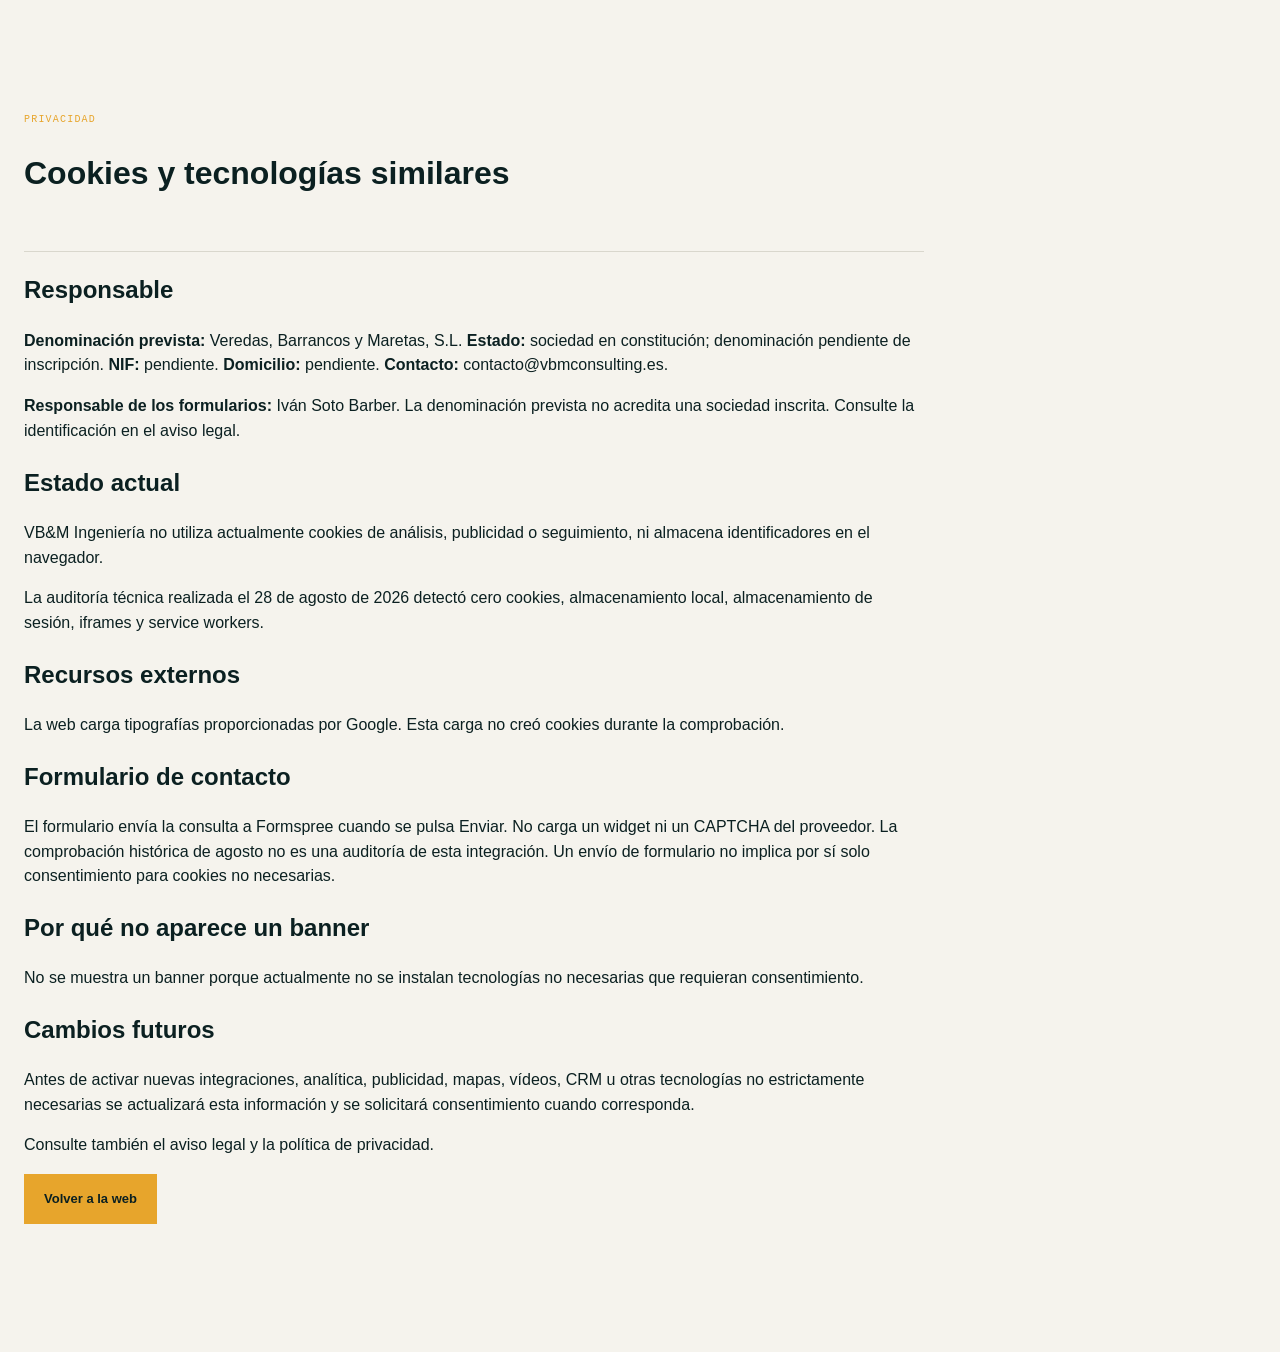
<file: cookies.html>
<!doctype html>
<html lang="es">
<head>
  <meta charset="utf-8">
  <meta name="viewport" content="width=device-width, initial-scale=1">
  <title>Cookies | VB&M Ingeniería</title>
  <meta name="description" content="Información sobre cookies y tecnologías similares en VB&M Ingeniería.">
  <meta name="robots" content="index,follow">
  <link rel="canonical" href="https://vbmconsulting.es/cookies.html">
  <link rel="stylesheet" href="styles.css">
</head>
<body>
  <main class="section">
    <div class="section-heading"><p class="eyebrow">Privacidad</p><h1>Cookies y tecnologías similares</h1></div>
    <div class="faq-list">
      <h2>Responsable</h2>
      <p><strong>Denominación prevista:</strong> Veredas, Barrancos y Maretas, S.L. <strong>Estado:</strong> sociedad en constitución; denominación pendiente de inscripción. <strong>NIF:</strong> pendiente. <strong>Domicilio:</strong> pendiente. <strong>Contacto:</strong> <a href="mailto:contacto@vbmconsulting.es">contacto@vbmconsulting.es</a>.</p>
      <p><strong>Responsable de los formularios:</strong> Iván Soto Barber. La denominación prevista no acredita una sociedad inscrita. Consulte la identificación en el <a href="aviso-legal.html">aviso legal</a>.</p>
      <h2>Estado actual</h2>
      <p>VB&M Ingeniería no utiliza actualmente cookies de análisis, publicidad o seguimiento, ni almacena identificadores en el navegador.</p>
      <p>La auditoría técnica realizada el 28 de agosto de 2026 detectó cero cookies, almacenamiento local, almacenamiento de sesión, iframes y service workers.</p>
      <h2>Recursos externos</h2>
      <p>La web carga tipografías proporcionadas por Google. Esta carga no creó cookies durante la comprobación.</p>
      <h2>Formulario de contacto</h2>
      <p>El formulario envía la consulta a Formspree cuando se pulsa Enviar. No carga un widget ni un CAPTCHA del proveedor. La comprobación histórica de agosto no es una auditoría de esta integración. Un envío de formulario no implica por sí solo consentimiento para cookies no necesarias.</p>
      <h2>Por qué no aparece un banner</h2>
      <p>No se muestra un banner porque actualmente no se instalan tecnologías no necesarias que requieran consentimiento.</p>
      <h2>Cambios futuros</h2>
      <p>Antes de activar nuevas integraciones, analítica, publicidad, mapas, vídeos, CRM u otras tecnologías no estrictamente necesarias se actualizará esta información y se solicitará consentimiento cuando corresponda.</p>
      <p>Consulte también el <a href="aviso-legal.html">aviso legal</a> y la <a href="privacidad.html">política de privacidad</a>.</p>
      <p><a class="button button-primary" href="index.html">Volver a la web</a></p>
    </div>
  </main>
</body>
</html>
</file>
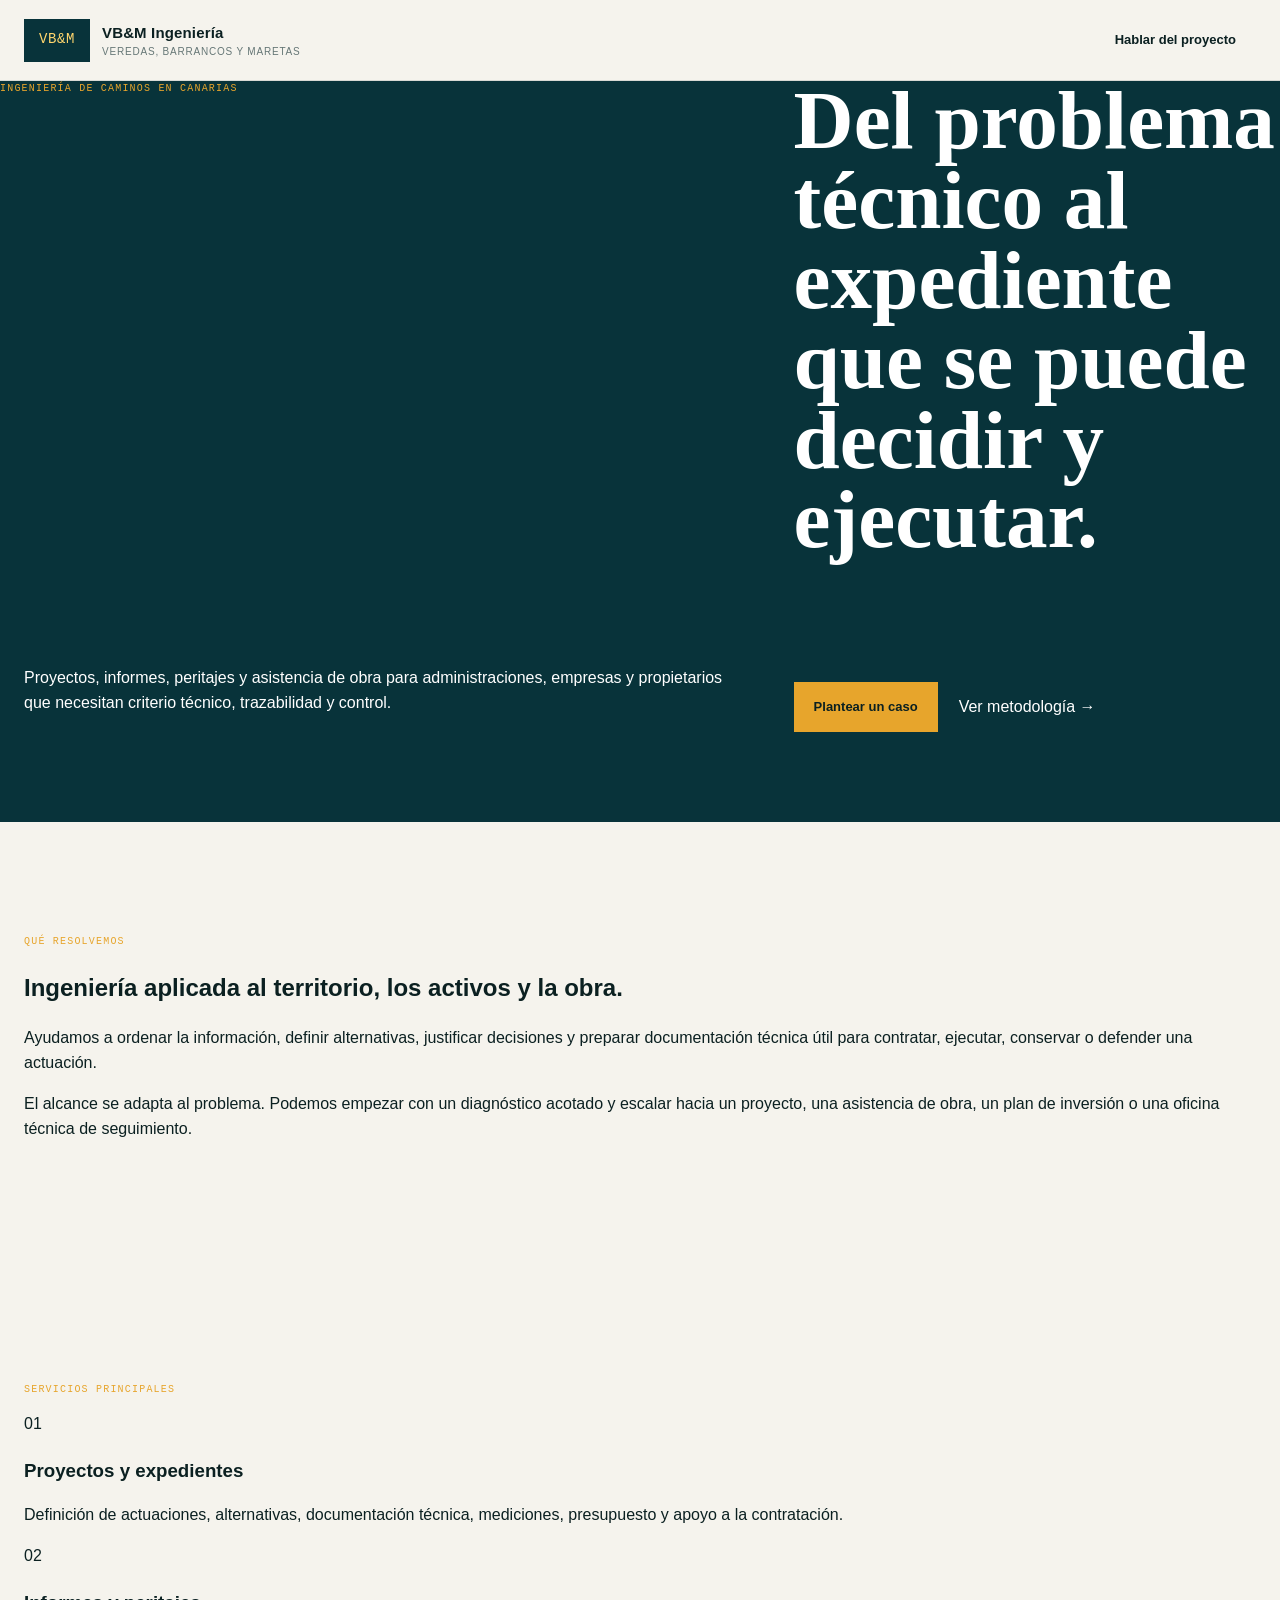
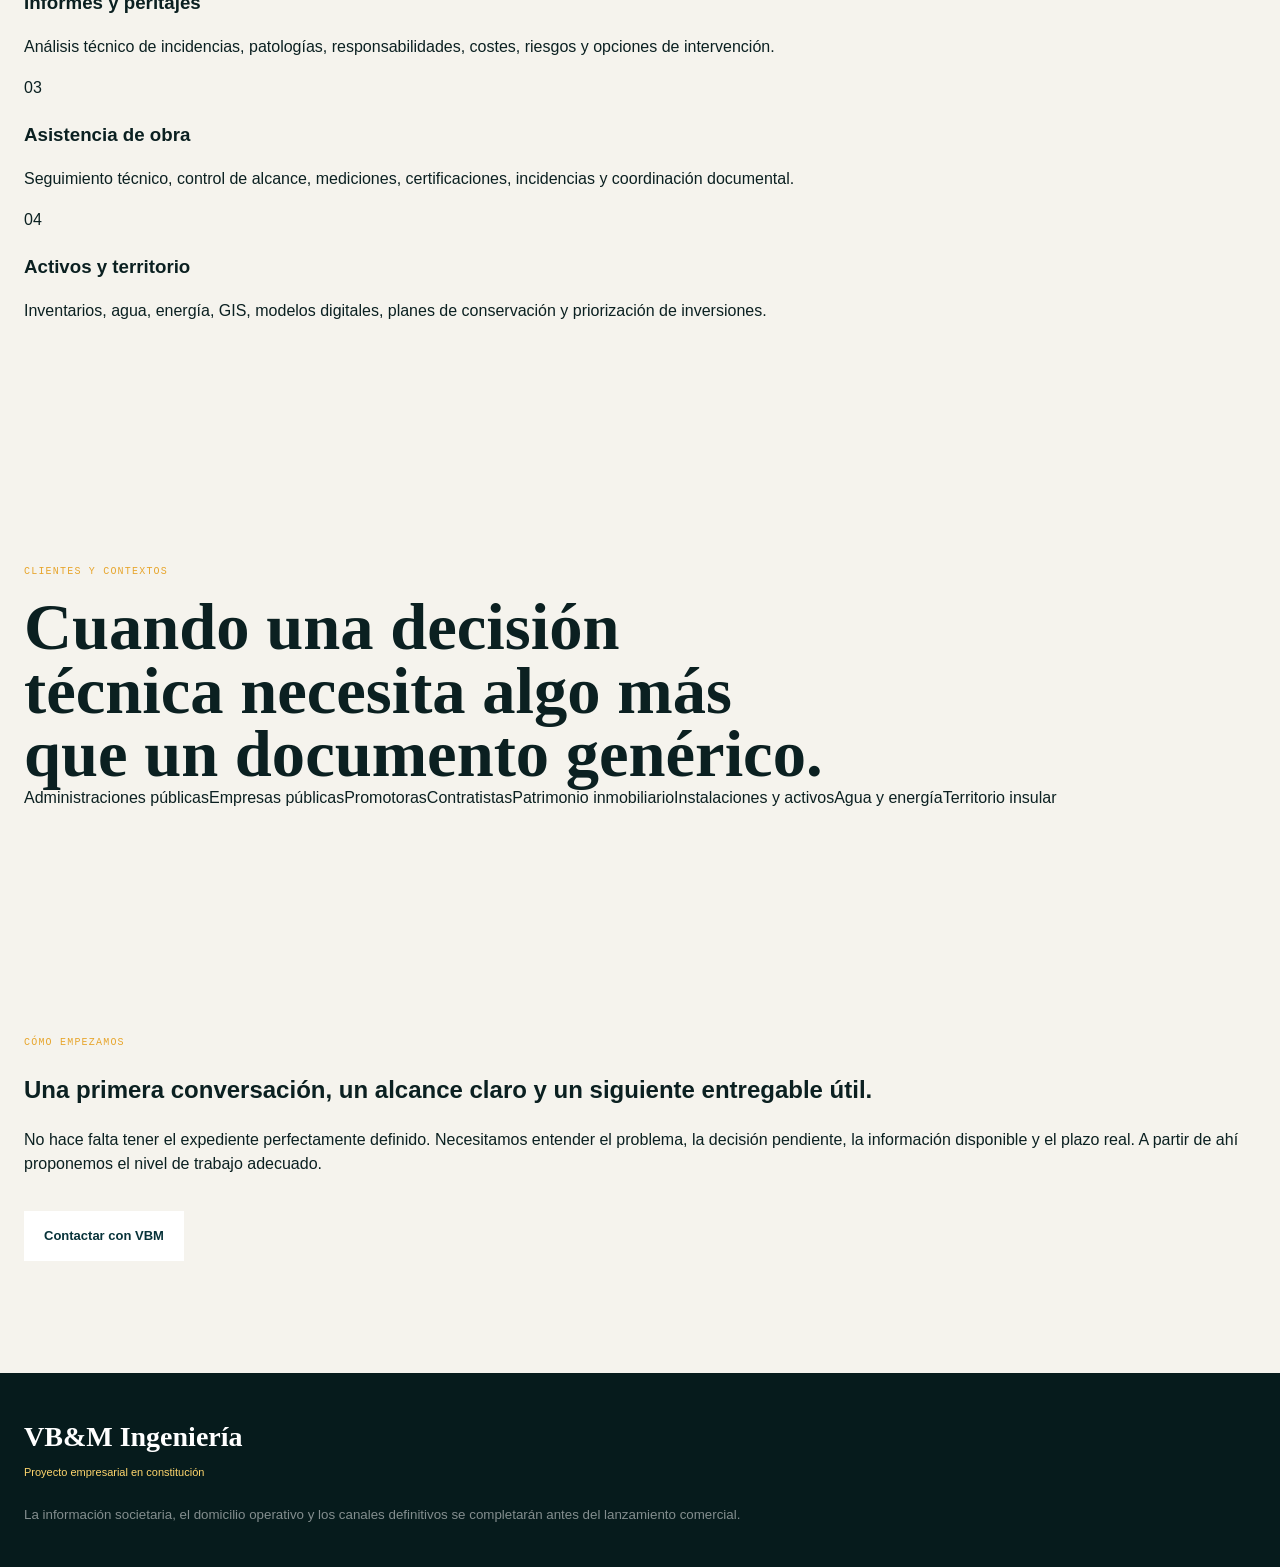
<file: ingenieria-de-caminos.html>
<!doctype html>
<html lang="es">
<head>
  <meta charset="utf-8">
  <meta name="viewport" content="width=device-width, initial-scale=1">
  <title>Ingeniería de caminos en Canarias | VB&M Ingeniería</title>
  <meta name="description" content="Proyectos de ingeniería, informes técnicos, peritajes y asistencia de obra para infraestructuras y territorio en Canarias.">
  <meta name="robots" content="index,follow,max-image-preview:large">
  <link rel="canonical" href="https://vbmconsulting.es/ingenieria-de-caminos.html">
  <link rel="alternate" type="text/plain" href="https://vbmconsulting.es/llms.txt" title="Contexto de VB&M Ingeniería para asistentes">
  <meta property="og:type" content="website">
  <meta property="og:locale" content="es_ES">
  <meta property="og:site_name" content="VB&M Ingeniería">
  <meta property="og:title" content="Ingeniería de caminos en Canarias | VB&M Ingeniería">
  <meta property="og:description" content="Proyectos, informes técnicos, peritajes, asistencia de obra y gestión de activos para decisiones trazables.">
  <meta property="og:url" content="https://vbmconsulting.es/ingenieria-de-caminos.html">
  <meta property="og:image" content="https://vbmconsulting.es/assets/vbm-territory-bim-v01.png">
  <meta property="og:image:alt" content="Infraestructura sobre territorio canario con lectura técnica y modelo digital BIM">
  <meta name="twitter:card" content="summary_large_image">
  <meta name="twitter:title" content="Ingeniería de caminos en Canarias | VB&M">
  <meta name="twitter:description" content="Del problema técnico al expediente que se puede decidir y ejecutar.">
  <meta name="twitter:image" content="https://vbmconsulting.es/assets/vbm-territory-bim-v01.png">
  <link rel="stylesheet" href="styles.css">
  <script type="application/ld+json">{"@context":"https://schema.org","@graph":[{"@type":"Service","@id":"https://vbmconsulting.es/ingenieria-de-caminos.html#servicio","name":"Ingeniería de caminos aplicada al territorio","provider":{"@type":"ProfessionalService","@id":"https://vbmconsulting.es/#ingenieria","name":"VB&M Ingeniería","url":"https://vbmconsulting.es/"},"areaServed":{"@type":"Place","name":"Canarias"},"serviceType":["Proyectos de ingeniería","Informes técnicos","Peritajes","Asistencia de obra","Control de costes y planificación","Auditoría técnica de obra"]},{"@type":"BreadcrumbList","itemListElement":[{"@type":"ListItem","position":1,"name":"Inicio","item":"https://vbmconsulting.es/"},{"@type":"ListItem","position":2,"name":"Ingeniería de caminos","item":"https://vbmconsulting.es/ingenieria-de-caminos.html"}]}]}</script>
</head>
<body>
  <header class="site-header"><a class="brand" href="index.html"><span class="brand-mark">VB&amp;M</span><span><strong>VB&M Ingeniería</strong><small>Veredas, Barrancos y Maretas</small></span></a><a class="button button-outline" href="web.html#contacto">Hablar del proyecto</a></header>
  <main>
    <section class="hero inner-page-hero"><p class="eyebrow">Ingeniería de caminos en Canarias</p><h1>Del problema técnico al expediente que se puede decidir y ejecutar.</h1><p class="hero-copy">Proyectos, informes, peritajes y asistencia de obra para administraciones, empresas y propietarios que necesitan criterio técnico, trazabilidad y control.</p><div class="hero-actions"><a class="button button-primary" href="web.html#contacto">Plantear un caso</a><a class="text-link" href="web.html#metodo">Ver metodología <span>→</span></a></div></section>
    <section class="section split-section"><div><p class="eyebrow">Qué resolvemos</p><h2>Ingeniería aplicada al territorio, los activos y la obra.</h2></div><div class="copy-stack"><p>Ayudamos a ordenar la información, definir alternativas, justificar decisiones y preparar documentación técnica útil para contratar, ejecutar, conservar o defender una actuación.</p><p>El alcance se adapta al problema. Podemos empezar con un diagnóstico acotado y escalar hacia un proyecto, una asistencia de obra, un plan de inversión o una oficina técnica de seguimiento.</p></div></section>
    <section class="section section-muted"><p class="eyebrow">Servicios principales</p><div class="service-grid"><article class="service-card"><span class="service-number">01</span><h3>Proyectos y expedientes</h3><p>Definición de actuaciones, alternativas, documentación técnica, mediciones, presupuesto y apoyo a la contratación.</p></article><article class="service-card"><span class="service-number">02</span><h3>Informes y peritajes</h3><p>Análisis técnico de incidencias, patologías, responsabilidades, costes, riesgos y opciones de intervención.</p></article><article class="service-card"><span class="service-number">03</span><h3>Asistencia de obra</h3><p>Seguimiento técnico, control de alcance, mediciones, certificaciones, incidencias y coordinación documental.</p></article><article class="service-card"><span class="service-number">04</span><h3>Activos y territorio</h3><p>Inventarios, agua, energía, GIS, modelos digitales, planes de conservación y priorización de inversiones.</p></article></div></section>
    <section class="section"><div class="section-heading"><p class="eyebrow">Clientes y contextos</p><h2>Cuando una decisión técnica necesita algo más que un documento genérico.</h2></div><div class="tag-list"><span>Administraciones públicas</span><span>Empresas públicas</span><span>Promotoras</span><span>Contratistas</span><span>Patrimonio inmobiliario</span><span>Instalaciones y activos</span><span>Agua y energía</span><span>Territorio insular</span></div></section>
    <section class="section section-dark"><p class="eyebrow">Cómo empezamos</p><h2>Una primera conversación, un alcance claro y un siguiente entregable útil.</h2><p class="dark-copy">No hace falta tener el expediente perfectamente definido. Necesitamos entender el problema, la decisión pendiente, la información disponible y el plazo real. A partir de ahí proponemos el nivel de trabajo adecuado.</p><a class="button button-light" href="web.html#contacto">Contactar con VBM</a></section>
  </main>
  <footer class="site-footer"><div><strong>VB&M Ingeniería</strong><span>Proyecto empresarial en constitución</span></div><small>La información societaria, el domicilio operativo y los canales definitivos se completarán antes del lanzamiento comercial.</small></footer>
</body>
</html>
</file>
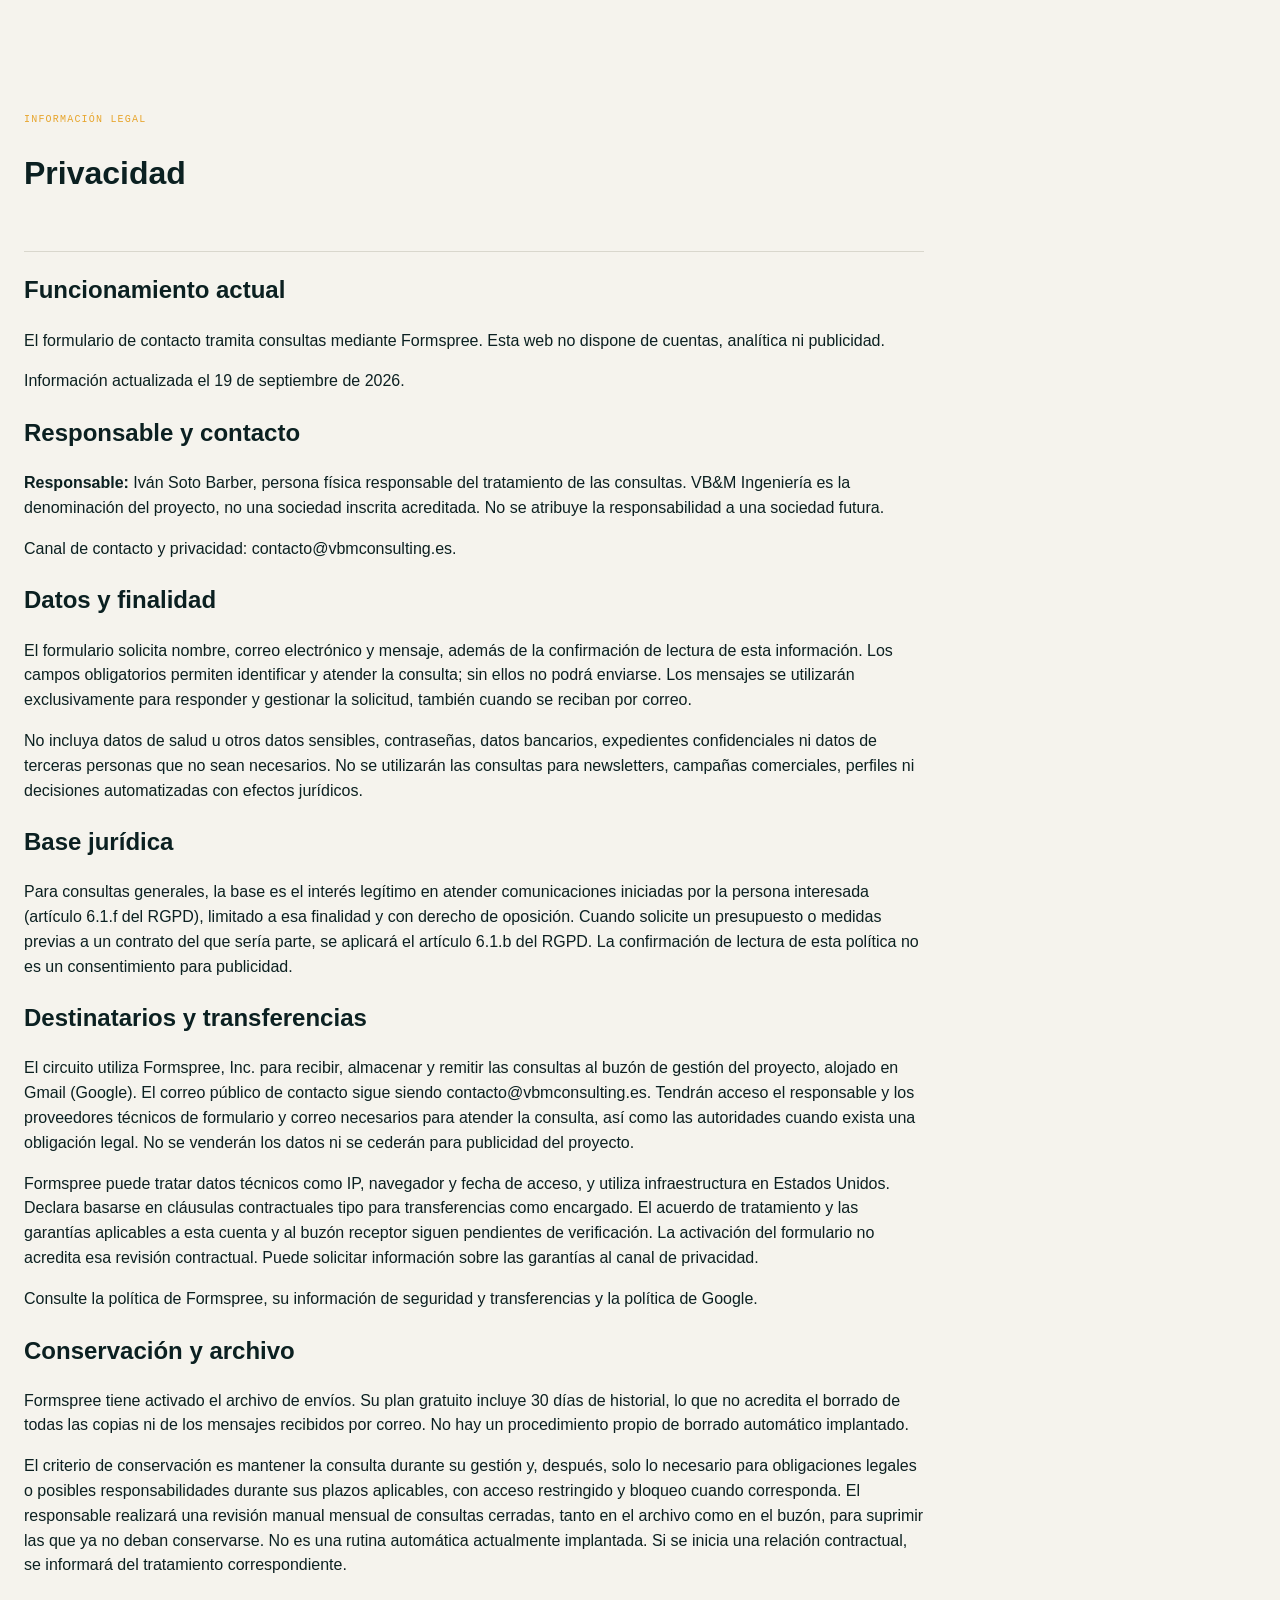
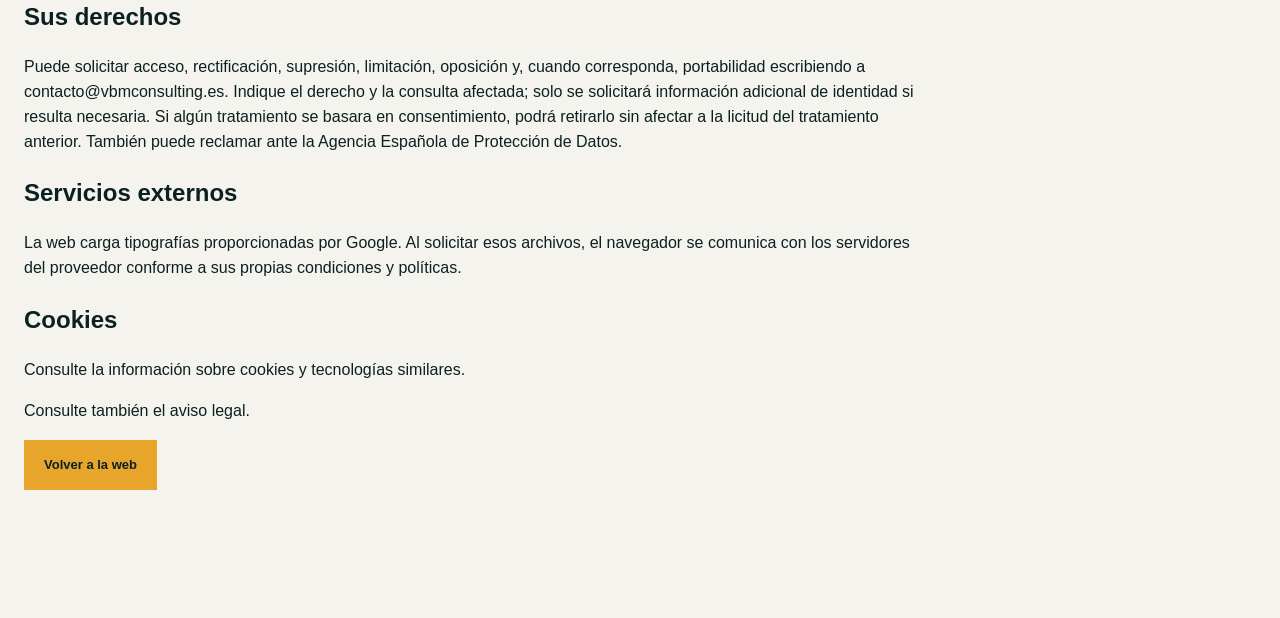
<file: privacidad.html>
<!doctype html>
<html lang="es">
<head>
  <meta charset="utf-8">
  <meta name="viewport" content="width=device-width, initial-scale=1">
  <title>Privacidad | VB&M Ingeniería</title>
  <meta name="description" content="Información de privacidad de VB&M Ingeniería.">
  <meta name="robots" content="index,follow">
  <link rel="canonical" href="https://vbmconsulting.es/privacidad.html">
  <link rel="stylesheet" href="styles.css">
</head>
<body>
  <main class="section">
    <div class="section-heading"><p class="eyebrow">Información legal</p><h1>Privacidad</h1></div>
    <div class="faq-list">
      <h2>Funcionamiento actual</h2>
      <p>El formulario de contacto tramita consultas mediante Formspree. Esta web no dispone de cuentas, analítica ni publicidad.</p>
      <p>Información actualizada el 19 de septiembre de 2026.</p>
      <h2>Responsable y contacto</h2>
      <p><strong>Responsable:</strong> Iván Soto Barber, persona física responsable del tratamiento de las consultas. VB&amp;M Ingeniería es la denominación del proyecto, no una sociedad inscrita acreditada. No se atribuye la responsabilidad a una sociedad futura.</p>
      <p>Canal de contacto y privacidad: <a href="mailto:contacto@vbmconsulting.es">contacto@vbmconsulting.es</a>.</p>
      <h2>Datos y finalidad</h2>
      <p>El formulario solicita nombre, correo electrónico y mensaje, además de la confirmación de lectura de esta información. Los campos obligatorios permiten identificar y atender la consulta; sin ellos no podrá enviarse. Los mensajes se utilizarán exclusivamente para responder y gestionar la solicitud, también cuando se reciban por correo.</p>
      <p>No incluya datos de salud u otros datos sensibles, contraseñas, datos bancarios, expedientes confidenciales ni datos de terceras personas que no sean necesarios. No se utilizarán las consultas para newsletters, campañas comerciales, perfiles ni decisiones automatizadas con efectos jurídicos.</p>
      <h2>Base jurídica</h2>
      <p>Para consultas generales, la base es el interés legítimo en atender comunicaciones iniciadas por la persona interesada (artículo 6.1.f del RGPD), limitado a esa finalidad y con derecho de oposición. Cuando solicite un presupuesto o medidas previas a un contrato del que sería parte, se aplicará el artículo 6.1.b del RGPD. La confirmación de lectura de esta política no es un consentimiento para publicidad.</p>
      <h2>Destinatarios y transferencias</h2>
      <p>El circuito utiliza Formspree, Inc. para recibir, almacenar y remitir las consultas al buzón de gestión del proyecto, alojado en Gmail (Google). El correo público de contacto sigue siendo contacto@vbmconsulting.es. Tendrán acceso el responsable y los proveedores técnicos de formulario y correo necesarios para atender la consulta, así como las autoridades cuando exista una obligación legal. No se venderán los datos ni se cederán para publicidad del proyecto.</p>
      <p>Formspree puede tratar datos técnicos como IP, navegador y fecha de acceso, y utiliza infraestructura en Estados Unidos. Declara basarse en cláusulas contractuales tipo para transferencias como encargado. El acuerdo de tratamiento y las garantías aplicables a esta cuenta y al buzón receptor siguen pendientes de verificación. La activación del formulario no acredita esa revisión contractual. Puede solicitar información sobre las garantías al canal de privacidad.</p>
      <p>Consulte la <a href="https://formspree.io/legal/privacy-policy/">política de Formspree</a>, su <a href="https://formspree.io/security/">información de seguridad y transferencias</a> y la <a href="https://policies.google.com/privacy?hl=es">política de Google</a>.</p>
      <h2>Conservación y archivo</h2>
      <p>Formspree tiene activado el archivo de envíos. Su plan gratuito incluye 30 días de historial, lo que no acredita el borrado de todas las copias ni de los mensajes recibidos por correo. No hay un procedimiento propio de borrado automático implantado.</p>
      <p>El criterio de conservación es mantener la consulta durante su gestión y, después, solo lo necesario para obligaciones legales o posibles responsabilidades durante sus plazos aplicables, con acceso restringido y bloqueo cuando corresponda. El responsable realizará una revisión manual mensual de consultas cerradas, tanto en el archivo como en el buzón, para suprimir las que ya no deban conservarse. No es una rutina automática actualmente implantada. Si se inicia una relación contractual, se informará del tratamiento correspondiente.</p>
      <h2>Sus derechos</h2>
      <p>Puede solicitar acceso, rectificación, supresión, limitación, oposición y, cuando corresponda, portabilidad escribiendo a <a href="mailto:contacto@vbmconsulting.es">contacto@vbmconsulting.es</a>. Indique el derecho y la consulta afectada; solo se solicitará información adicional de identidad si resulta necesaria. Si algún tratamiento se basara en consentimiento, podrá retirarlo sin afectar a la licitud del tratamiento anterior. También puede reclamar ante la <a href="https://www.aepd.es/">Agencia Española de Protección de Datos</a>.</p>
      <h2>Servicios externos</h2>
      <p>La web carga tipografías proporcionadas por Google. Al solicitar esos archivos, el navegador se comunica con los servidores del proveedor conforme a sus propias condiciones y políticas.</p>
      <h2>Cookies</h2>
      <p>Consulte la información sobre <a href="cookies.html">cookies y tecnologías similares</a>.</p>
      <p>Consulte también el <a href="aviso-legal.html">aviso legal</a>.</p>
      <p><a class="button button-primary" href="index.html">Volver a la web</a></p>
    </div>
  </main>
</body>
</html>
</file>
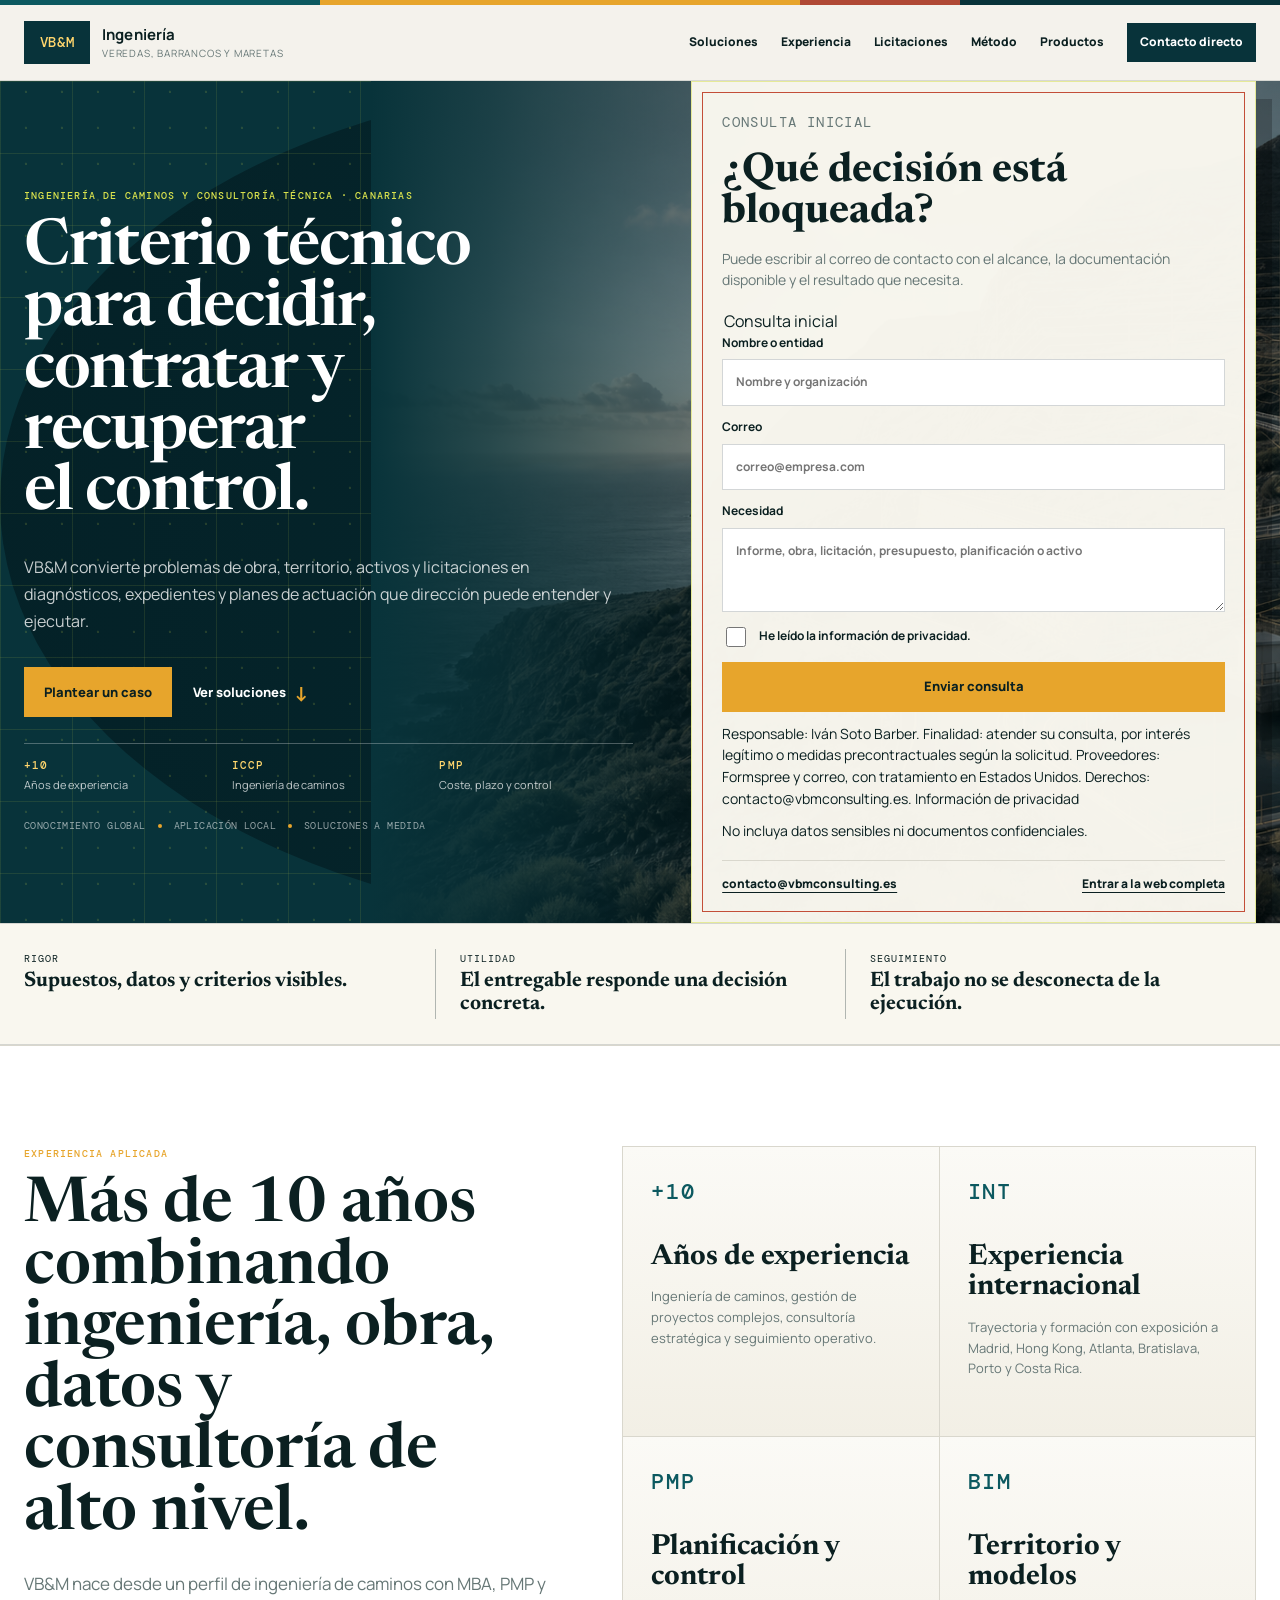
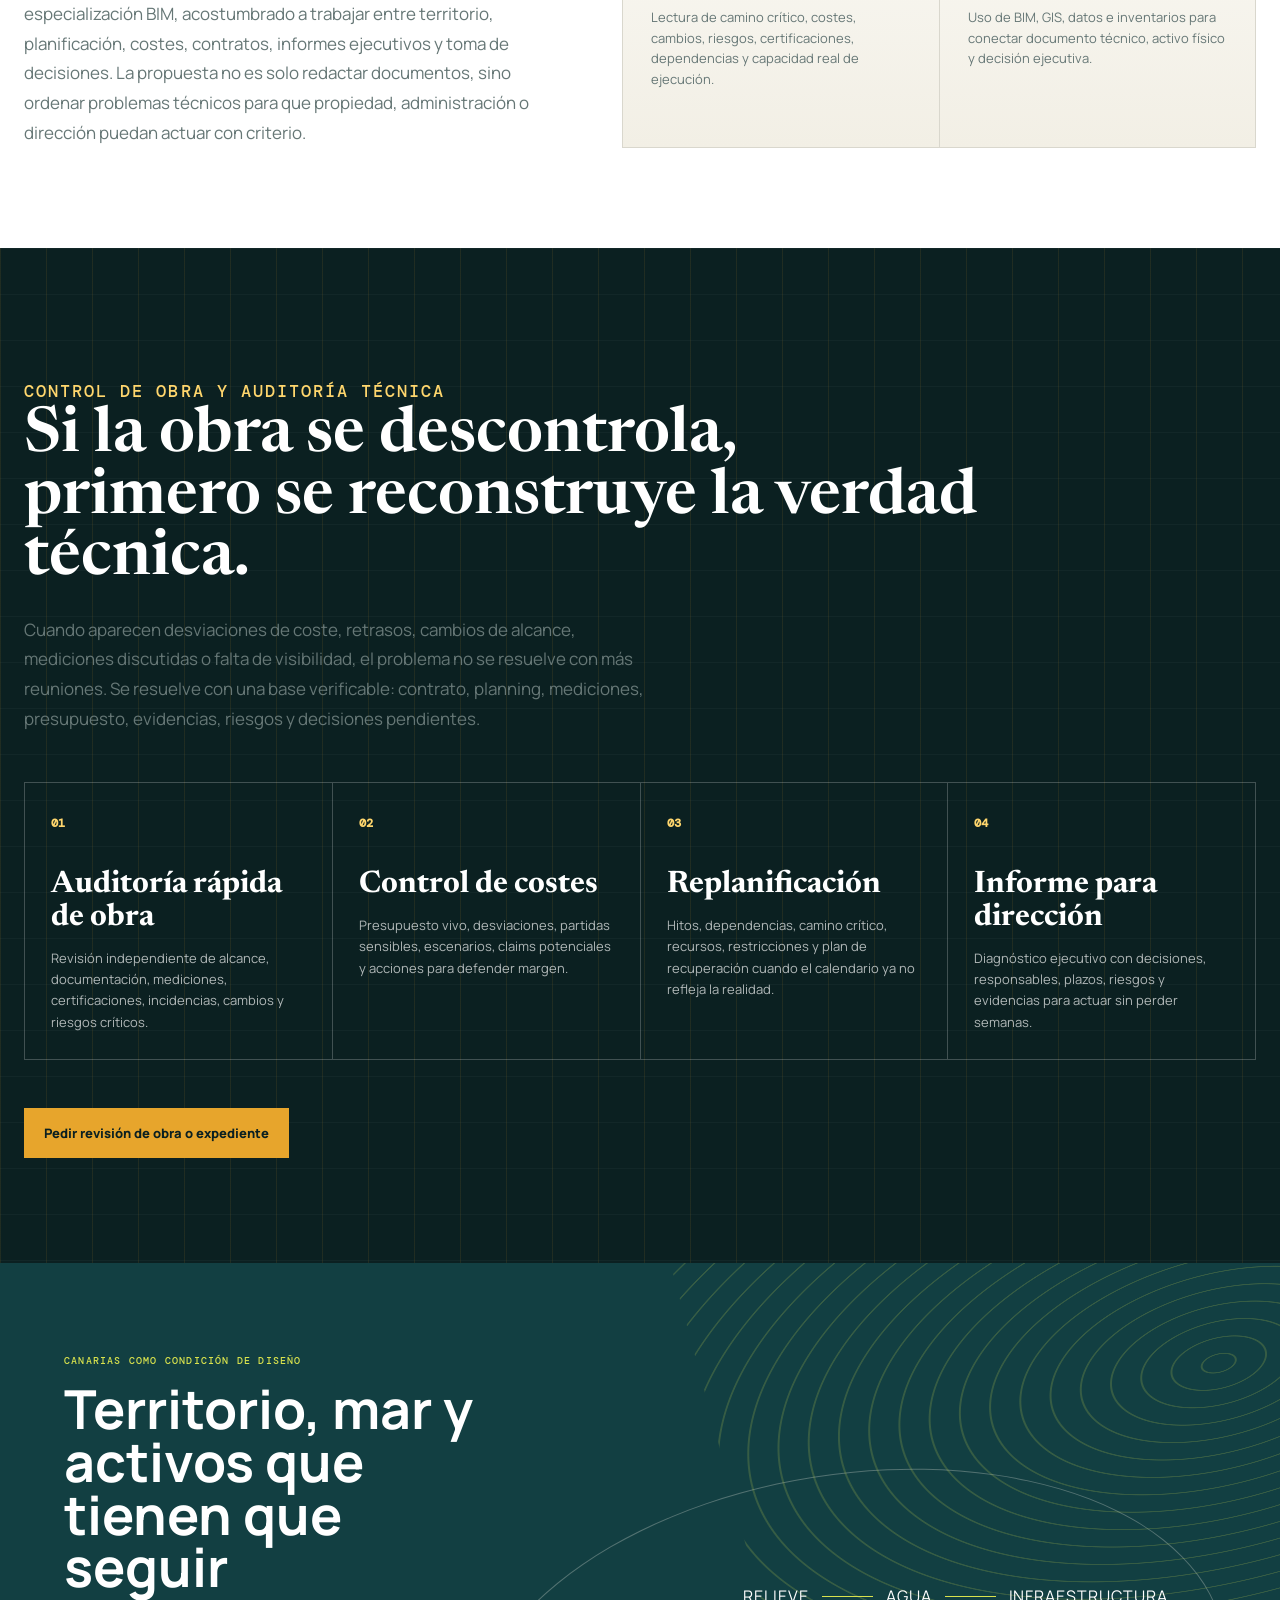
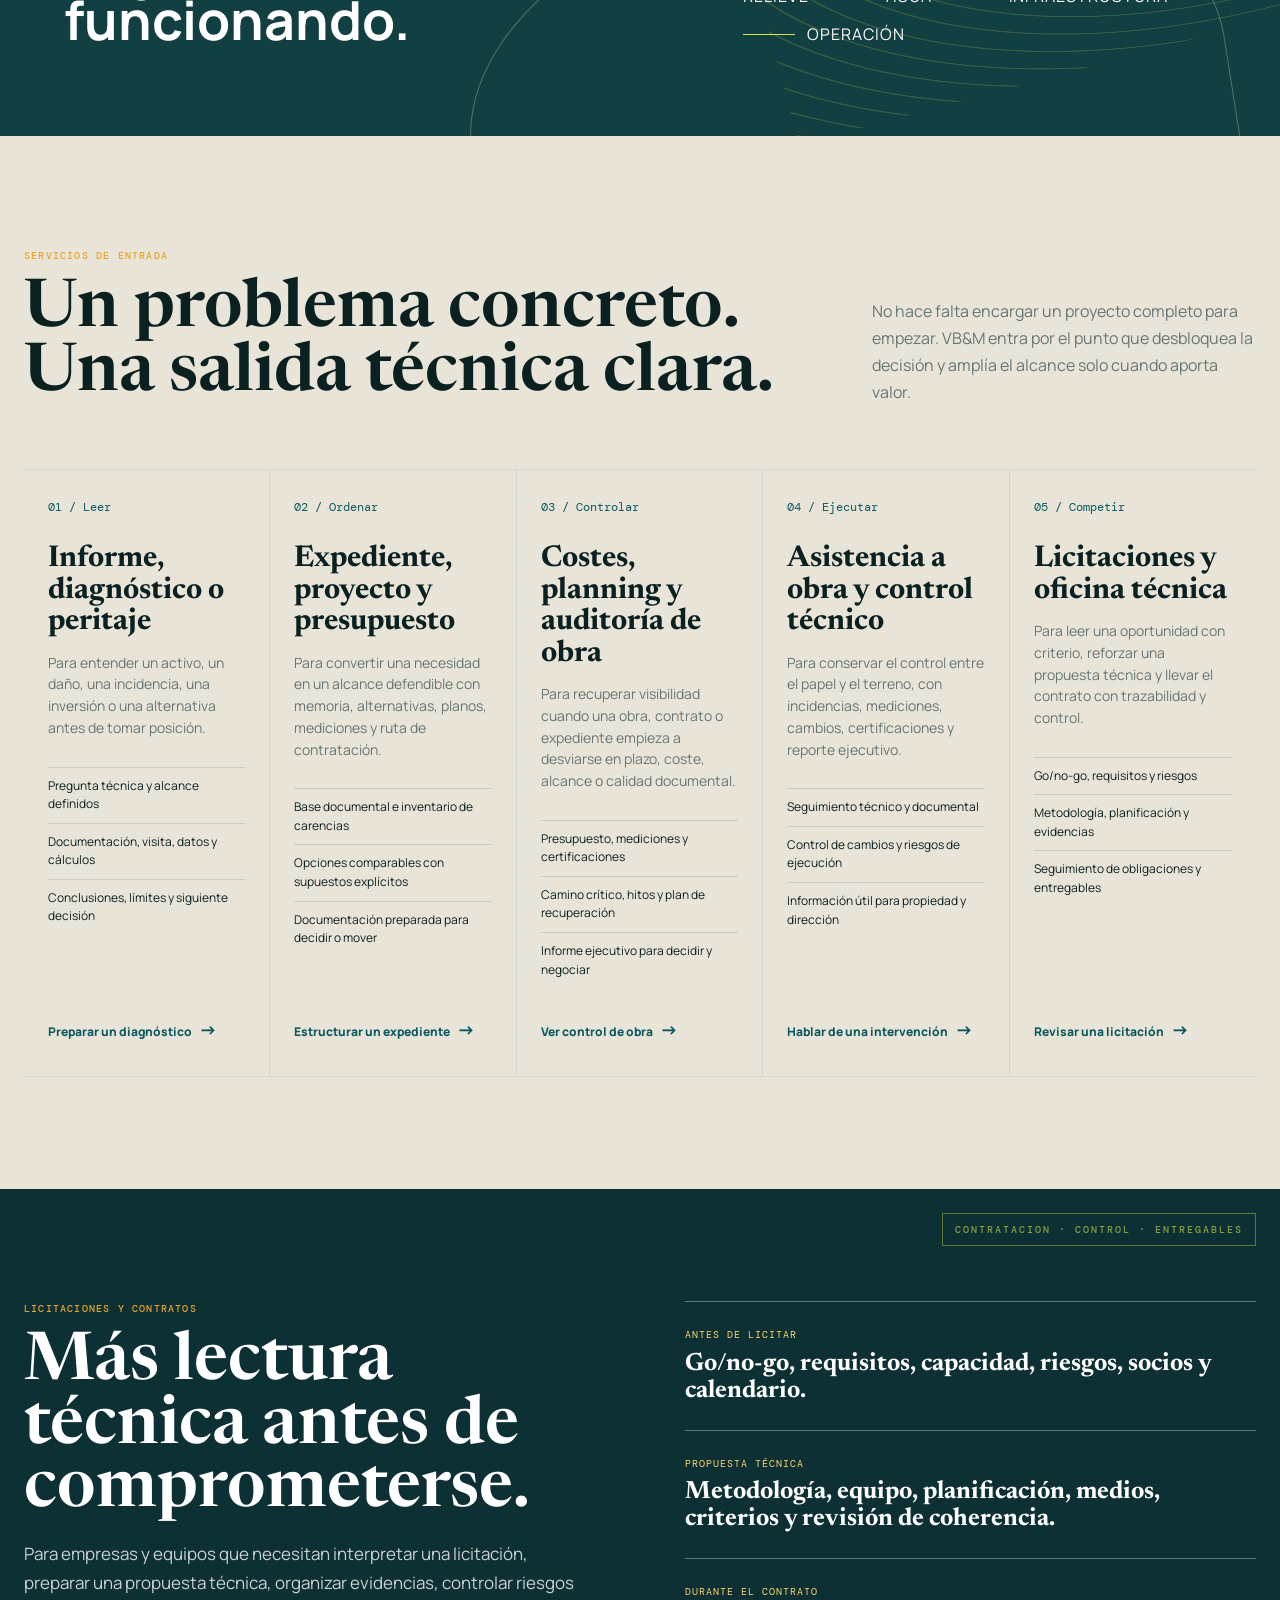
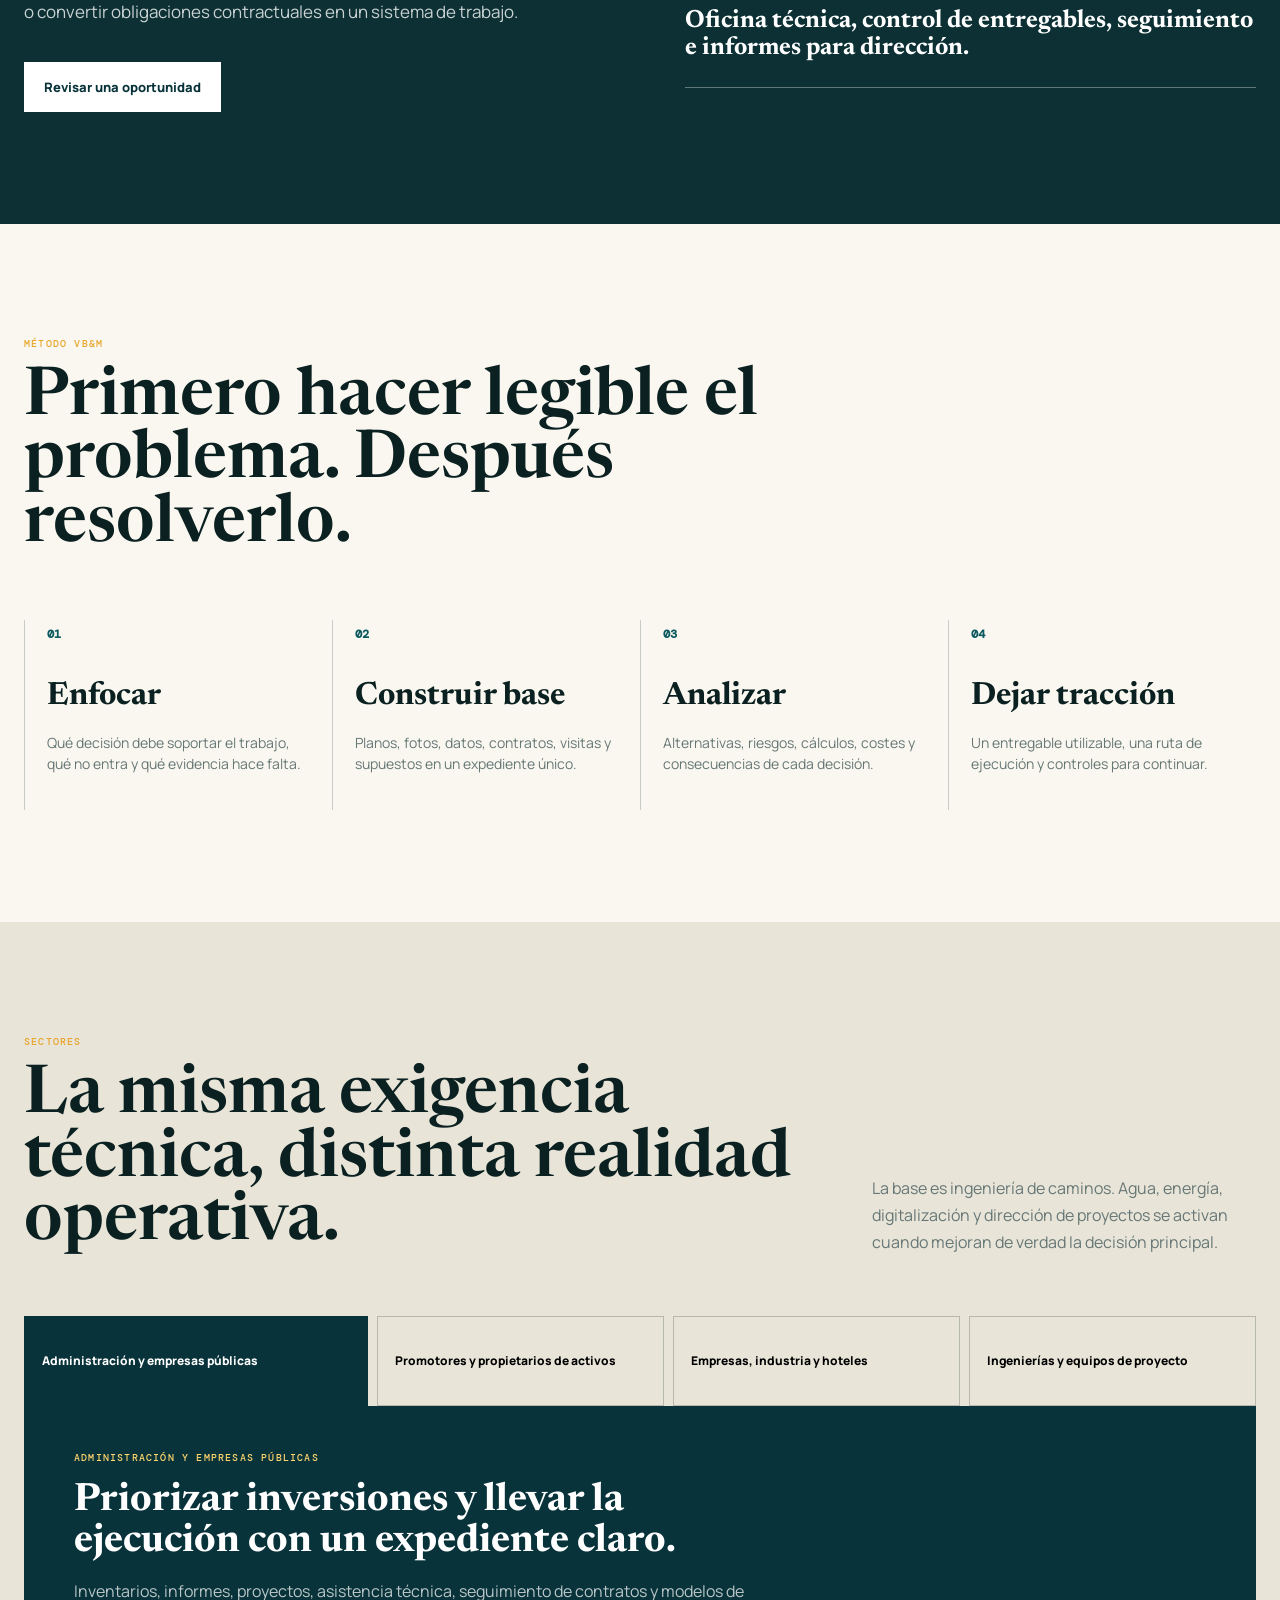
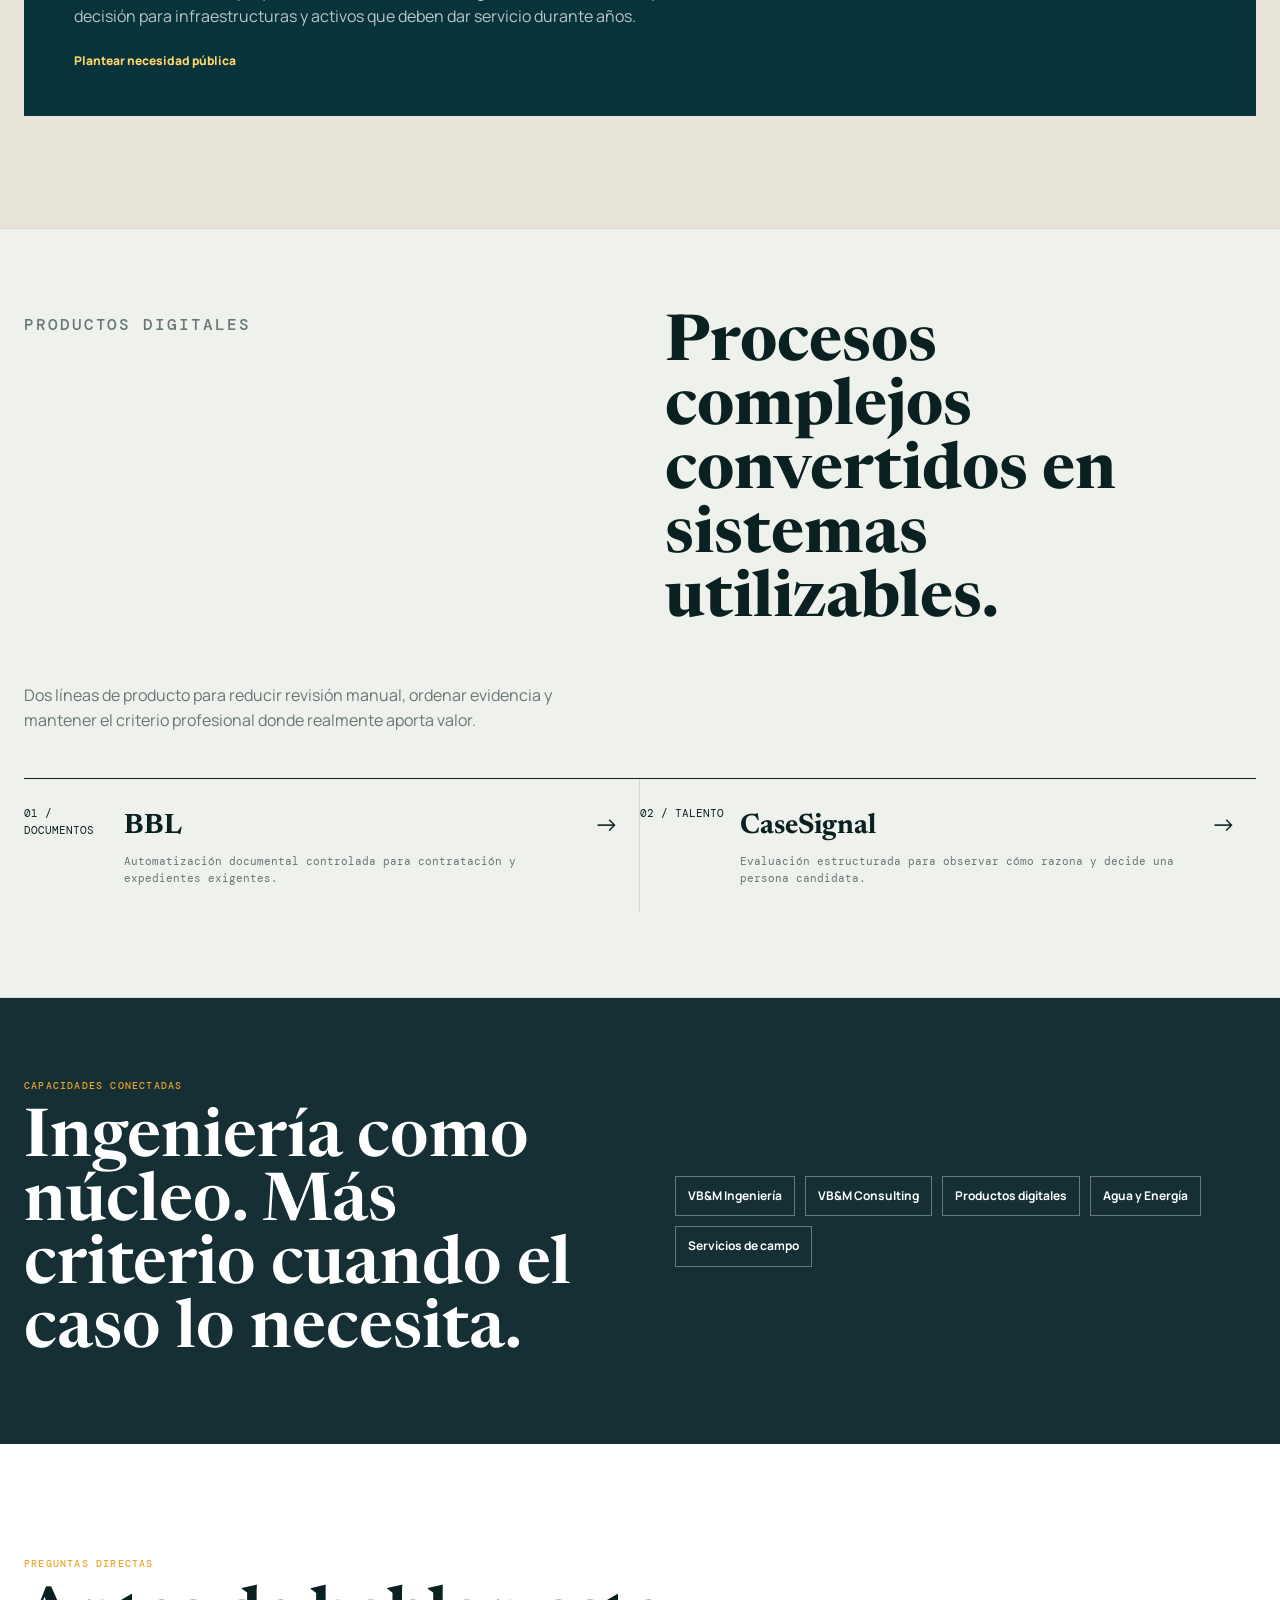
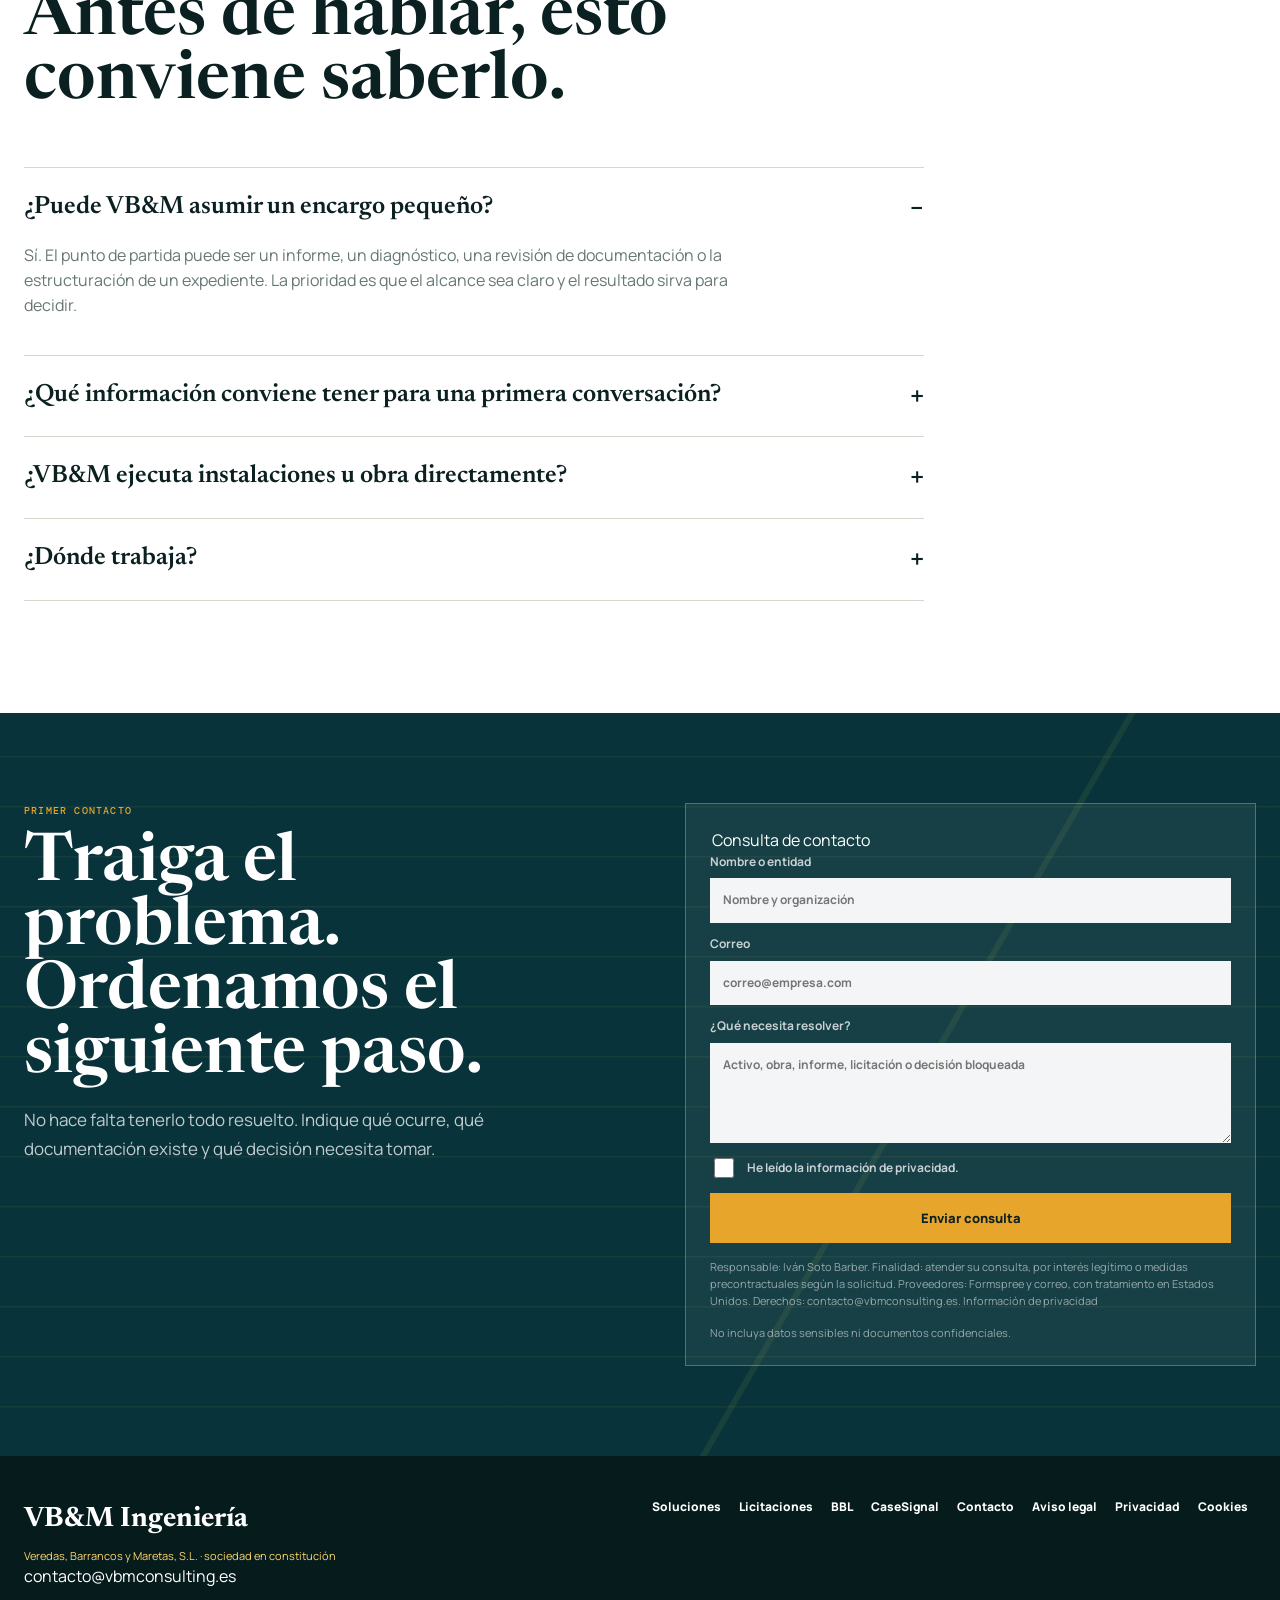
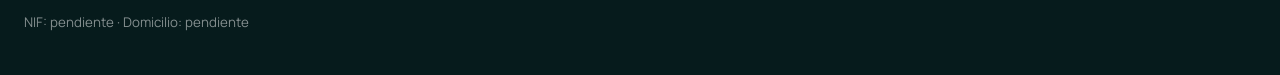
<file: web.html>
﻿<!doctype html>
<html lang="es">
<head>
  <meta charset="utf-8">
  <meta name="viewport" content="width=device-width, initial-scale=1">
  <title>VB&M Ingeniería | Decisiones técnicas para territorio e infraestructuras</title>
  <meta name="description" content="VB&M Ingeniería prepara informes, expedientes, peritajes, asistencia técnica y apoyo a licitaciones para infraestructuras, activos y territorio en Canarias.">
  <meta name="robots" content="index,follow,max-image-preview:large">
  <meta name="theme-color" content="#0c2f36">
  <link rel="canonical" href="https://vbmconsulting.es/web.html">
  <link rel="alternate" type="text/plain" href="https://vbmconsulting.es/llms.txt" title="Contexto de VB&M Ingeniería para asistentes">
  <meta property="og:type" content="website">
  <meta property="og:locale" content="es_ES">
  <meta property="og:site_name" content="VB&M Ingeniería">
  <meta property="og:title" content="VB&M Ingeniería | Decisiones técnicas para territorio e infraestructuras">
  <meta property="og:description" content="Informes, expedientes, peritajes, asistencia técnica, control de obra y apoyo a licitaciones desde Canarias.">
  <meta property="og:url" content="https://vbmconsulting.es/web.html">
  <meta property="og:image" content="https://vbmconsulting.es/assets/vbm-territory-bim-v01.png">
  <meta property="og:image:alt" content="Infraestructura sobre territorio canario con lectura técnica y modelo digital BIM">
  <meta name="twitter:card" content="summary_large_image">
  <meta name="twitter:title" content="VB&M Ingeniería | Territorio, obra y decisión">
  <meta name="twitter:description" content="Ingeniería de caminos y consultoría técnica para convertir problemas complejos en decisiones ejecutables.">
  <meta name="twitter:image" content="https://vbmconsulting.es/assets/vbm-territory-bim-v01.png">
  <link rel="preconnect" href="https://fonts.googleapis.com">
  <link rel="preconnect" href="https://fonts.gstatic.com" crossorigin>
  <link href="https://fonts.googleapis.com/css2?family=DM+Mono:wght@400;500&family=Manrope:wght@400;500;600;700;800&family=Newsreader:opsz,wght@6..72,500;6..72,600;6..72,700&display=swap" rel="stylesheet">
  <link rel="stylesheet" href="styles.css">
  <link rel="stylesheet" href="modern.css">
  <link rel="stylesheet" href="studio.css">
  <link rel="stylesheet" href="experience.css">
  <link rel="stylesheet" href="digital-products.css?v=20260903-2">
  <link rel="icon" href="favicon.svg" type="image/svg+xml">
  <link rel="manifest" href="site.webmanifest">
  <script type="application/ld+json">
  {"@context":"https://schema.org","@graph":[
    {"@type":"ProfessionalService","@id":"https://vbmconsulting.es/#ingenieria","name":"VB&M Ingeniería","description":"Ingeniería de caminos y consultoría técnica para informes, expedientes, asistencia de obra, auditoría técnica, control de costes, planificación, activos e infraestructuras.","areaServed":{"@type":"Place","name":"Canarias"},"knowsAbout":["ingeniería de caminos","informes técnicos","peritajes","asistencia técnica","licitaciones","infraestructuras","gestión de activos","control de costes","planificación de obra","auditoría de obra","consultoría estratégica","PMP","BIM","GIS"],"url":"https://vbmconsulting.es/"},
    {"@type":"WebSite","@id":"https://vbmconsulting.es/#website","name":"VB&M Ingeniería","url":"https://vbmconsulting.es/","inLanguage":"es","description":"Soluciones de ingeniería y consultoría técnica desde Canarias."},
    {"@type":"WebPage","@id":"https://vbmconsulting.es/web.html#webpage","url":"https://vbmconsulting.es/web.html","name":"VB&M Ingeniería | Decisiones técnicas para territorio e infraestructuras","isPartOf":{"@id":"https://vbmconsulting.es/#website"},"about":{"@id":"https://vbmconsulting.es/#ingenieria"},"inLanguage":"es","dateModified":"2026-11-03"}
  ]}
  </script>
</head>
<body>
  <a class="skip-link" href="#contenido">Ir al contenido</a>
  <div class="topline" aria-hidden="true"><span></span><span></span><span></span><span></span></div>
  <header class="site-header">
    <a class="brand" href="./" aria-label="VB&M Ingeniería, inicio"><span class="brand-mark">VB&amp;M</span><span><strong>Ingeniería</strong><small>Veredas, Barrancos y Maretas</small></span></a>
    <button class="menu-button" type="button" aria-expanded="false" aria-controls="menu-principal" data-menu-button>Menú</button>
    <nav id="menu-principal" aria-label="Navegación principal" data-menu>
      <a href="#soluciones">Soluciones</a><a href="#experiencia">Experiencia</a><a href="#licitaciones">Licitaciones</a><a href="#metodo">Método</a><a href="#productos-digitales">Productos</a><a class="nav-cta" href="#contacto">Contacto directo</a>
    </nav>
  </header>

  <main id="contenido">
    <section class="hero">
      <div class="hero-grid" aria-hidden="true"></div>
      <figure class="hero-bim-visual" aria-hidden="true">
        <video autoplay muted loop playsinline preload="metadata" poster="assets/video/vbm-territorio-bim-reference-v01.png">
          <source src="assets/video/vbm-territorio-bim-loop-v01.mp4" type="video/mp4">
        </video>
      </figure>
      <div class="hero-copy">
        <p class="eyebrow">Ingeniería de caminos y consultoría técnica · Canarias</p>
        <h1>Criterio técnico para decidir, contratar y recuperar el control.</h1>
        <p class="hero-lead">VB&M convierte problemas de obra, territorio, activos y licitaciones en diagnósticos, expedientes y planes de actuación que dirección puede entender y ejecutar.</p>
        <div class="hero-actions"><a class="button button-primary" href="#contacto">Plantear un caso</a><a class="button button-text" href="#soluciones">Ver soluciones <span aria-hidden="true">↓</span></a></div>
        <dl class="hero-proof" aria-label="Credenciales principales"><div><dt>+10</dt><dd>Años de experiencia</dd></div><div><dt>ICCP</dt><dd>Ingeniería de caminos</dd></div><div><dt>PMP</dt><dd>Coste, plazo y control</dd></div></dl>
        <div class="hero-trust"><span>Conocimiento global</span><i></i><span>Aplicación local</span><i></i><span>Soluciones a medida</span></div>
      </div>
      <aside class="landing-contact" aria-label="Contacto principal VB&M">
        <p class="console-label">Consulta inicial</p>
        <h2>¿Qué decisión está bloqueada?</h2>
        <p>Puede escribir al correo de contacto con el alcance, la documentación disponible y el resultado que necesita.</p>
        <form class="contact-form compact-contact-form" data-contact-form>
          <fieldset disabled style="border:0;padding:0;margin:0;min-width:0;display:grid;gap:12px">
          <legend>Consulta inicial</legend>
          <label>Nombre o entidad<input required name="nombre" maxlength="120" autocomplete="name" placeholder="Nombre y organización"></label>
          <label>Correo<input required name="email" type="email" maxlength="254" autocomplete="email" placeholder="correo@empresa.com"></label>
          <label>Necesidad<textarea required name="mensaje" maxlength="4000" rows="3" placeholder="Informe, obra, licitación, presupuesto, planificación o activo"></textarea></label>
          <input name="_gotcha" type="text" hidden tabindex="-1" autocomplete="off" aria-hidden="true">
          <label style="display:flex;align-items:center;gap:10px"><input name="privacidad" type="checkbox" required value="leida" style="width:20px;height:20px">He leído la información de privacidad.</label>
          <button class="button button-primary" type="submit">Enviar consulta</button>
          </fieldset>
          <p class="form-note" style="color:var(--ink);font-size:14px">Responsable: Iván Soto Barber. Finalidad: atender su consulta, por interés legítimo o medidas precontractuales según la solicitud. Proveedores: Formspree y correo, con tratamiento en Estados Unidos. Derechos: contacto@vbmconsulting.es. <a href="privacidad.html">Información de privacidad</a></p>
          <p class="form-note" style="color:var(--ink);font-size:14px" data-contact-status role="status" aria-live="polite" aria-atomic="true">El envío desde la web no está disponible. Puede escribir al correo de contacto.</p>
          <noscript>Para contactar sin JavaScript, utilice el enlace de correo.</noscript>
        </form>
        <div class="contact-direct">
          <a href="mailto:contacto@vbmconsulting.es">contacto@vbmconsulting.es</a>
          <a href="#soluciones">Entrar a la web completa</a>
        </div>
      </aside>
    </section>

    <section class="signal-band" aria-label="Propuesta de valor">
      <div><span>Rigor</span><strong>Supuestos, datos y criterios visibles.</strong></div>
      <div><span>Utilidad</span><strong>El entregable responde una decisión concreta.</strong></div>
      <div><span>Seguimiento</span><strong>El trabajo no se desconecta de la ejecución.</strong></div>
    </section>

    <section class="experience-section" id="experiencia" aria-labelledby="experience-title">
      <div class="experience-copy">
        <p class="eyebrow">Experiencia aplicada</p>
        <h2 id="experience-title">Más de 10 años combinando ingeniería, obra, datos y consultoría de alto nivel.</h2>
        <p>VB&M nace desde un perfil de ingeniería de caminos con MBA, PMP y especialización BIM, acostumbrado a trabajar entre territorio, planificación, costes, contratos, informes ejecutivos y toma de decisiones. La propuesta no es solo redactar documentos, sino ordenar problemas técnicos para que propiedad, administración o dirección puedan actuar con criterio.</p>
      </div>
      <div class="experience-proof-grid" aria-label="Pruebas de experiencia">
        <article><span>+10</span><strong>Años de experiencia</strong><p>Ingeniería de caminos, gestión de proyectos complejos, consultoría estratégica y seguimiento operativo.</p></article>
        <article><span>INT</span><strong>Experiencia internacional</strong><p>Trayectoria y formación con exposición a Madrid, Hong Kong, Atlanta, Bratislava, Porto y Costa Rica.</p></article>
        <article><span>PMP</span><strong>Planificación y control</strong><p>Lectura de camino crítico, costes, cambios, riesgos, certificaciones, dependencias y capacidad real de ejecución.</p></article>
        <article><span>BIM</span><strong>Territorio y modelos</strong><p>Uso de BIM, GIS, datos e inventarios para conectar documento técnico, activo físico y decisión ejecutiva.</p></article>
      </div>
    </section>

    <section class="control-section" id="control-obra" aria-labelledby="control-title">
      <div class="control-heading">
        <p class="eyebrow">Control de obra y auditoría técnica</p>
        <h2 id="control-title">Si la obra se descontrola, primero se reconstruye la verdad técnica.</h2>
        <p>Cuando aparecen desviaciones de coste, retrasos, cambios de alcance, mediciones discutidas o falta de visibilidad, el problema no se resuelve con más reuniones. Se resuelve con una base verificable: contrato, planning, mediciones, presupuesto, evidencias, riesgos y decisiones pendientes.</p>
      </div>
      <div class="control-grid">
        <article><b>01</b><h3>Auditoría rápida de obra</h3><p>Revisión independiente de alcance, documentación, mediciones, certificaciones, incidencias, cambios y riesgos críticos.</p></article>
        <article><b>02</b><h3>Control de costes</h3><p>Presupuesto vivo, desviaciones, partidas sensibles, escenarios, claims potenciales y acciones para defender margen.</p></article>
        <article><b>03</b><h3>Replanificación</h3><p>Hitos, dependencias, camino crítico, recursos, restricciones y plan de recuperación cuando el calendario ya no refleja la realidad.</p></article>
        <article><b>04</b><h3>Informe para dirección</h3><p>Diagnóstico ejecutivo con decisiones, responsables, plazos, riesgos y evidencias para actuar sin perder semanas.</p></article>
      </div>
      <a class="button button-primary" href="#contacto">Pedir revisión de obra o expediente</a>
    </section>

    <section class="coast-band" aria-labelledby="coast-title">
      <div class="coast-band-copy">
        <p class="eyebrow">Canarias como condición de diseño</p>
        <h2 id="coast-title">Territorio, mar y activos que tienen que seguir funcionando.</h2>
      </div>
      <div class="coast-reading" aria-label="Factores de lectura de un encargo">
        <span>Relieve</span><i></i><span>Agua</span><i></i><span>Infraestructura</span><i></i><span>Operación</span>
      </div>
    </section>

    <section class="section solutions" id="soluciones">
      <div class="section-heading split-heading"><div><p class="eyebrow">Servicios de entrada</p><h2>Un problema concreto. Una salida técnica clara.</h2></div><p>No hace falta encargar un proyecto completo para empezar. VB&M entra por el punto que desbloquea la decisión y amplía el alcance solo cuando aporta valor.</p></div>
      <div class="solution-grid">
        <article id="encargo-informe"><p class="number">01 / Leer</p><h3>Informe, diagnóstico o peritaje</h3><p>Para entender un activo, un daño, una incidencia, una inversión o una alternativa antes de tomar posición.</p><ul><li>Pregunta técnica y alcance definidos</li><li>Documentación, visita, datos y cálculos</li><li>Conclusiones, límites y siguiente decisión</li></ul><a href="#contacto">Preparar un diagnóstico <span>→</span></a></article>
        <article id="encargo-expediente"><p class="number">02 / Ordenar</p><h3>Expediente, proyecto y presupuesto</h3><p>Para convertir una necesidad en un alcance defendible con memoria, alternativas, planos, mediciones y ruta de contratación.</p><ul><li>Base documental e inventario de carencias</li><li>Opciones comparables con supuestos explícitos</li><li>Documentación preparada para decidir o mover</li></ul><a href="#contacto">Estructurar un expediente <span>→</span></a></article>
        <article><p class="number">03 / Controlar</p><h3>Costes, planning y auditoría de obra</h3><p>Para recuperar visibilidad cuando una obra, contrato o expediente empieza a desviarse en plazo, coste, alcance o calidad documental.</p><ul><li>Presupuesto, mediciones y certificaciones</li><li>Camino crítico, hitos y plan de recuperación</li><li>Informe ejecutivo para decidir y negociar</li></ul><a href="#control-obra">Ver control de obra <span>→</span></a></article>
        <article><p class="number">04 / Ejecutar</p><h3>Asistencia a obra y control técnico</h3><p>Para conservar el control entre el papel y el terreno, con incidencias, mediciones, cambios, certificaciones y reporte ejecutivo.</p><ul><li>Seguimiento técnico y documental</li><li>Control de cambios y riesgos de ejecución</li><li>Información útil para propiedad y dirección</li></ul><a href="#contacto">Hablar de una intervención <span>→</span></a></article>
        <article><p class="number">05 / Competir</p><h3>Licitaciones y oficina técnica</h3><p>Para leer una oportunidad con criterio, reforzar una propuesta técnica y llevar el contrato con trazabilidad y control.</p><ul><li>Go/no-go, requisitos y riesgos</li><li>Metodología, planificación y evidencias</li><li>Seguimiento de obligaciones y entregables</li></ul><a href="#contacto">Revisar una licitación <span>→</span></a></article>
      </div>
    </section>

    <section class="section tender-section" id="licitaciones">
      <div class="tender-main"><p class="eyebrow">Licitaciones y contratos</p><h2>Más lectura técnica antes de comprometerse.</h2><p>Para empresas y equipos que necesitan interpretar una licitación, preparar una propuesta técnica, organizar evidencias, controlar riesgos o convertir obligaciones contractuales en un sistema de trabajo.</p><a class="button button-light" href="#contacto">Revisar una oportunidad</a></div>
      <div class="tender-list"><div><span>Antes de licitar</span><strong>Go/no-go, requisitos, capacidad, riesgos, socios y calendario.</strong></div><div><span>Propuesta técnica</span><strong>Metodología, equipo, planificación, medios, criterios y revisión de coherencia.</strong></div><div><span>Durante el contrato</span><strong>Oficina técnica, control de entregables, seguimiento e informes para dirección.</strong></div></div>
    </section>

    <section class="section method-section" id="metodo">
      <div class="section-heading"><p class="eyebrow">Método VB&M</p><h2>Primero hacer legible el problema. Después resolverlo.</h2></div>
      <ol class="method-grid"><li><b>01</b><h3>Enfocar</h3><p>Qué decisión debe soportar el trabajo, qué no entra y qué evidencia hace falta.</p></li><li><b>02</b><h3>Construir base</h3><p>Planos, fotos, datos, contratos, visitas y supuestos en un expediente único.</p></li><li><b>03</b><h3>Analizar</h3><p>Alternativas, riesgos, cálculos, costes y consecuencias de cada decisión.</p></li><li><b>04</b><h3>Dejar tracción</h3><p>Un entregable utilizable, una ruta de ejecución y controles para continuar.</p></li></ol>
    </section>

    <section class="section sector-section" id="sectores">
      <div class="section-heading split-heading"><div><p class="eyebrow">Sectores</p><h2>La misma exigencia técnica, distinta realidad operativa.</h2></div><p>La base es ingeniería de caminos. Agua, energía, digitalización y dirección de proyectos se activan cuando mejoran de verdad la decisión principal.</p></div>
      <div class="sector-grid"><button type="button" class="is-active" data-sector="administracion">Administración y empresas públicas</button><button type="button" data-sector="promotores">Promotores y propietarios de activos</button><button type="button" data-sector="empresas">Empresas, industria y hoteles</button><button type="button" data-sector="equipos">Ingenierías y equipos de proyecto</button></div>
      <div class="sector-panel" data-sector-panel><p class="eyebrow">Administración y empresas públicas</p><h3>Priorizar inversiones y llevar la ejecución con un expediente claro.</h3><p>Inventarios, informes, proyectos, asistencia técnica, seguimiento de contratos y modelos de decisión para infraestructuras y activos que deben dar servicio durante años.</p><a href="#contacto">Plantear necesidad pública</a></div>
    </section>

    <section class="digital-products-band" id="productos-digitales" aria-labelledby="digital-products-title">
      <div class="digital-products-head">
        <p class="eyebrow">Productos digitales</p>
        <h2 id="digital-products-title">Procesos complejos convertidos en sistemas utilizables.</h2>
        <p>Dos líneas de producto para reducir revisión manual, ordenar evidencia y mantener el criterio profesional donde realmente aporta valor.</p>
      </div>
      <div class="digital-product-links">
        <a href="bbl-automatizacion-documental.html" aria-label="Conocer BBL, automatización documental controlada">
          <span class="digital-product-code">01 / DOCUMENTOS</span>
          <span><strong>BBL</strong><small>Automatización documental controlada para contratación y expedientes exigentes.</small></span>
          <i aria-hidden="true">→</i>
        </a>
        <a href="casesignal-seleccion-talento.html" aria-label="Conocer CaseSignal, evaluación de talento basada en evidencia">
          <span class="digital-product-code">02 / TALENTO</span>
          <span><strong>CaseSignal</strong><small>Evaluación estructurada para observar cómo razona y decide una persona candidata.</small></span>
          <i aria-hidden="true">→</i>
        </a>
      </div>
    </section>

    <section class="ecosystem-band" aria-labelledby="ecosystem-title"><div><p class="eyebrow">Capacidades conectadas</p><h2 id="ecosystem-title">Ingeniería como núcleo. Más criterio cuando el caso lo necesita.</h2></div><div class="ecosystem-links"><span>VB&M Ingeniería</span><span>VB&M Consulting</span><span>Productos digitales</span><span>Agua y Energía</span><span>Servicios de campo</span></div></section>

    <section class="section faq-section" aria-labelledby="faq-title"><div class="section-heading"><p class="eyebrow">Preguntas directas</p><h2 id="faq-title">Antes de hablar, esto conviene saberlo.</h2></div><div class="faq-list"><details open><summary>¿Puede VB&M asumir un encargo pequeño?</summary><p>Sí. El punto de partida puede ser un informe, un diagnóstico, una revisión de documentación o la estructuración de un expediente. La prioridad es que el alcance sea claro y el resultado sirva para decidir.</p></details><details><summary>¿Qué información conviene tener para una primera conversación?</summary><p>El problema que hay que resolver, ubicación o activo afectado, documentación existente, fecha relevante y la decisión que está bloqueada. Si falta información, se ordena como parte del trabajo.</p></details><details><summary>¿VB&M ejecuta instalaciones u obra directamente?</summary><p>La función inicial es ingeniería, definición, análisis, asistencia y control. Cuando se necesiten especialistas, instaladores o colaboradores, se delimita su rol antes de comprometer el encargo.</p></details><details><summary>¿Dónde trabaja?</summary><p>Canarias es la base. El alcance geográfico se acuerda según el encargo, la necesidad de presencia y la capacidad de seguimiento.</p></details></div></section>

    <section class="contact-section" id="contacto"><div><p class="eyebrow">Primer contacto</p><h2>Traiga el problema. Ordenamos el siguiente paso.</h2><p>No hace falta tenerlo todo resuelto. Indique qué ocurre, qué documentación existe y qué decisión necesita tomar.</p></div><form class="contact-form" data-contact-form>
      <fieldset disabled style="border:0;padding:0;margin:0;min-width:0;display:grid;gap:12px"><legend>Consulta de contacto</legend>
      <label>Nombre o entidad<input required name="nombre" maxlength="120" autocomplete="name" placeholder="Nombre y organización"></label>
      <label>Correo<input required name="email" type="email" maxlength="254" autocomplete="email" placeholder="correo@empresa.com"></label>
      <label>¿Qué necesita resolver?<textarea required name="mensaje" maxlength="4000" rows="4" placeholder="Activo, obra, informe, licitación o decisión bloqueada"></textarea></label>
      <input name="_gotcha" type="text" hidden tabindex="-1" autocomplete="off" aria-hidden="true">
      <label style="display:flex;align-items:center;gap:10px"><input name="privacidad" type="checkbox" required value="leida" style="width:20px;height:20px">He leído la información de privacidad.</label>
      <button class="button button-primary" type="submit">Enviar consulta</button></fieldset>
      <p class="form-note">Responsable: Iván Soto Barber. Finalidad: atender su consulta, por interés legítimo o medidas precontractuales según la solicitud. Proveedores: Formspree y correo, con tratamiento en Estados Unidos. Derechos: <a href="mailto:contacto@vbmconsulting.es">contacto@vbmconsulting.es</a>. <a href="privacidad.html">Información de privacidad</a></p>
      <p class="form-note" data-contact-status role="status" aria-live="polite" aria-atomic="true">El envío desde la web no está disponible. Puede escribir al correo de contacto.</p>
      <noscript>Para contactar sin JavaScript, utilice el enlace de correo.</noscript>
    </form></section>
  </main>
  <footer class="site-footer"><div><strong>VB&M Ingeniería</strong><span>Veredas, Barrancos y Maretas, S.L. · sociedad en constitución</span><a href="mailto:contacto@vbmconsulting.es">contacto@vbmconsulting.es</a></div><nav><a href="#soluciones">Soluciones</a><a href="#licitaciones">Licitaciones</a><a href="bbl-automatizacion-documental.html">BBL</a><a href="casesignal-seleccion-talento.html">CaseSignal</a><a href="#contacto">Contacto</a><a href="aviso-legal.html">Aviso legal</a><a href="privacidad.html">Privacidad</a><a href="cookies.html">Cookies</a></nav><small>NIF: pendiente · Domicilio: pendiente</small></footer>
  <script src="main.js" type="module"></script>
  <script src="modern.js" defer></script>
</body>
</html>
</file>
<file: assets/landing-3d/landing.css>
:root{color-scheme:light;--ink:#0b2021;--sea:#0c5960;--paper:#edf1ee;--focus:#ae493b}
*{box-sizing:border-box;letter-spacing:0}
html,body{margin:0;background:var(--paper);color:var(--ink);font-family:Arial,Helvetica,sans-serif}
.entry{height:100svh;display:grid;grid-template-rows:auto minmax(0,1fr);gap:20px;padding:54px 24px 28px}
.entry-heading{position:relative;text-align:center}
h1{font:400 68px/1.1 Georgia,'Times New Roman',serif;margin:0}
.entry-actions{display:flex;justify-content:center;align-items:center;gap:14px;margin-top:26px}
.access{display:inline-flex;justify-content:center;align-items:center;gap:20px;min-height:48px;padding:12px 21px;border:1px solid var(--ink);border-radius:2px;font-size:13px;font-weight:600;text-decoration:none;color:var(--ink);white-space:nowrap}
.access img{flex-shrink:0}.primary{background:var(--ink);color:white}.primary img{filter:invert(1)}
.primary:hover{background:var(--sea);border-color:var(--sea)}.contact:hover{background:#fff}
.access:focus-visible{outline:3px solid var(--focus);outline-offset:5px}
.scene{min-width:0;min-height:0;position:relative}
.object-layout{display:grid;grid-template-columns:minmax(0,1fr) minmax(0,1fr);height:100%;gap:12px}
.object-space{min-width:0;min-height:0}
.scene-fallback,.scene-fallback img{position:absolute;inset:0;width:100%;height:100%;object-fit:contain}
.scene canvas{position:absolute;inset:0;display:block;width:100%;height:100%;pointer-events:none}
.scene:not(.ready) canvas{visibility:hidden}.scene.ready .scene-fallback{display:none}
@media(max-width:1100px){.entry{padding:36px 20px 22px;gap:14px}h1{font-size:56px}}
@media(max-width:900px) and (orientation:portrait){.entry{padding-top:38px}.object-layout{grid-template-columns:minmax(0,1fr);grid-template-rows:minmax(0,1fr) minmax(0,1fr);gap:12px}}
@media(max-width:600px){.entry{padding:30px 18px 18px;gap:14px}h1{font-size:42px}.entry-actions{gap:10px;margin-top:20px}.access{padding:11px 14px;gap:12px;font-size:12px}.object-layout{gap:4px}}
@media(max-width:360px){.entry{padding:22px 14px 14px;gap:10px}h1{font-size:35px}.entry-actions{margin-top:16px;gap:8px}.access{padding:10px 12px;min-height:46px;gap:9px;font-size:11px}}
@media(max-height:550px) and (orientation:landscape){.entry{padding:16px 20px 10px;gap:6px}h1{font-size:36px}.entry-actions{margin-top:12px;gap:12px}.access{min-height:44px;padding:9px 16px;font-size:12px}.object-layout{gap:18px}}
@media(prefers-reduced-motion:reduce){*{scroll-behavior:auto}}
</file>
<file: demos/futbol/styles.css>
:root{font-family:"Segoe UI",Arial,sans-serif;color:#202923;background:#f5f6f5;font-size:15px;line-height:1.5;--ink:#202923;--muted:#58645d;--line:#d8dfda;--green:#176747;--coral:#c95945;--paper:#fff}
*{box-sizing:border-box;letter-spacing:0}body{margin:0}button,input,select,textarea{font:inherit}button{cursor:pointer}button,input,select{min-height:44px}button{display:inline-flex;align-items:center;justify-content:center;gap:8px;border:1px solid transparent;border-radius:4px;padding:9px 14px;background:transparent;color:inherit;font-weight:600;line-height:1.3}button:hover{background:#e8ede9}button:disabled{cursor:not-allowed;opacity:.5}button:focus-visible,a:focus-visible,input:focus-visible,select:focus-visible,textarea:focus-visible,[tabindex]:focus-visible{outline:3px solid #c95945;outline-offset:3px}svg.lucide{width:18px;height:18px;flex:none;stroke-width:1.8}input,textarea,select{width:100%;min-width:0;border:1px solid #bdc9c0;border-radius:4px;background:white;color:var(--ink);padding:10px 12px}textarea{resize:vertical;min-height:90px}label{display:block;font-weight:600;font-size:14px;margin:16px 0 6px}h1,h2,h3,p{margin-top:0}h1{font-size:28px;line-height:1.2;font-weight:650;margin-bottom:8px}h2{font-size:20px;line-height:1.3;font-weight:650}h3{font-size:16px;line-height:1.4}p{margin-bottom:12px}small{font-size:13px}.muted,.eyebrow{color:var(--muted)}.eyebrow{font-size:12px;text-transform:uppercase;font-weight:650;margin-bottom:8px}.primary{background:var(--green);color:#fff}.primary:hover{background:#105235}.secondary{background:#fff;border-color:var(--line)}.danger{color:#a33425}.text-button{font-size:13px;padding:8px}.icon-button{width:44px;padding:10px;flex-shrink:0}.icon-button svg{width:20px;height:20px}.skip{position:fixed;left:12px;top:-80px;z-index:20;background:white;color:var(--ink);padding:12px}.skip:focus{top:12px}.app-header{height:96px;padding:0 40px;display:flex;align-items:center;gap:40px;background:#fff;border-bottom:1px solid var(--line)}.brand{display:flex;align-items:center;gap:12px;font-size:29px;font-weight:750;line-height:1.1}.brand-symbol{width:44px;height:44px;display:flex;align-items:center;justify-content:center;background:var(--ink);color:#fff;border-radius:4px;font-size:27px}.brand-sub{display:block;font-size:12px;font-weight:500;color:var(--muted);margin-top:5px}.team-identity{display:flex;flex-direction:column;gap:2px;border-left:1px solid var(--line);padding-left:32px;font-size:13px}.team-identity strong{font-size:15px}.team-identity span{color:var(--muted)}.header-end{margin-left:auto;display:flex;align-items:center;gap:6px}.demo-badge{font-size:11px;font-weight:700;line-height:1.5;color:#9b3726;background:#faece8;border:1px solid #efcfc5;padding:5px 8px;margin-right:12px;border-radius:3px;white-space:nowrap}.workspace{max-width:1440px;margin:auto;padding:0 40px}.nav-row{display:flex;justify-content:space-between;align-items:center;border-bottom:1px solid var(--line);gap:16px}.tabs{display:flex;gap:20px;min-width:0}.tabs button{min-height:64px;padding:10px 4px;border-radius:0;border-bottom:3px solid transparent;font-size:14px;color:var(--muted)}.tabs button[aria-selected=true]{border-bottom-color:var(--green);color:var(--green)}.tabs button:hover{background:transparent;color:var(--ink)}.save-status{font-size:12px;color:var(--muted);text-align:right}.storage-warning{background:#fff0e8;color:#843222;padding:14px 24px;border-bottom:1px solid #d9957f;font-size:14px}.storage-warning[hidden],.notice[hidden]{display:none}main{min-height:600px;padding:30px 0 24px;outline:none}.view-heading{display:flex;align-items:center;justify-content:space-between;gap:16px;margin-bottom:26px}.view-heading p{margin:0;font-size:14px;color:var(--muted)}.heading-actions{display:flex;gap:8px;align-items:center}.week-strip{display:grid;grid-template-columns:repeat(7,minmax(0,1fr));border-top:1px solid var(--line);border-bottom:1px solid var(--line);margin-bottom:28px;background:#fff}.day{min-width:0;display:flex;align-items:flex-start;flex-direction:column;gap:0;padding:14px 16px;min-height:99px;border:0;border-right:1px solid var(--line);border-radius:0;position:relative;font-weight:400}.day:last-child{border-right:0}.day[aria-pressed=true]{background:var(--ink);color:#fff}.day[aria-pressed=true]:after{content:"";position:absolute;bottom:0;left:16px;right:16px;height:3px;background:#ef876d}.day-name{font-size:12px}.day-number{font-size:23px;line-height:1.3;font-variant-numeric:tabular-nums;font-weight:650}.day-load{font-size:12px;margin-top:7px;white-space:nowrap}.day-load:empty{height:18px}.week-layout{display:grid;grid-template-columns:270px minmax(0,1fr);gap:36px}.session-sidebar{border-right:1px solid var(--line);padding-right:24px}.section-heading{display:flex;align-items:center;justify-content:space-between;gap:10px;margin-bottom:12px}.section-heading h2,.section-heading h3{margin:0}.count{color:var(--muted);font-size:13px;font-weight:400}.session-choice{width:100%;justify-content:flex-start;text-align:left;flex-direction:column;align-items:flex-start;padding:14px 12px;gap:5px;margin-bottom:8px;border-left:3px solid transparent;font-size:14px;border-radius:0}.session-choice[aria-pressed=true]{border-left-color:var(--green);background:#e7eee9}.session-choice small{color:var(--muted);font-weight:400}.session-choice strong{overflow-wrap:anywhere}.sidebar-empty{font-size:14px;color:var(--muted);margin:24px 0}.sidebar-add{width:100%;justify-content:flex-start;margin-top:8px}.session-workspace{min-width:0}.session-form{display:grid;grid-template-columns:minmax(0,1fr) 190px;gap:8px 24px;align-items:end;border-bottom:1px solid var(--line);padding-bottom:22px;margin-bottom:24px}.session-form label:first-child{margin-top:0}.session-form .objective-field{grid-column:1/-1}.session-form textarea{min-height:70px}.session-form .form-actions{grid-column:1/-1;display:flex;justify-content:space-between;align-items:center;gap:12px;margin-top:8px}.minutes-total{font-size:26px;font-variant-numeric:tabular-nums;font-weight:650;line-height:1.1;margin-bottom:8px}.minutes-total span{font-size:13px;font-weight:400;color:var(--muted)}.task-list{list-style:none;margin:0;padding:0}.task-item{display:grid;grid-template-columns:32px minmax(0,1fr) 92px 44px;column-gap:12px;padding:18px 0;border-bottom:1px solid var(--line);align-items:start}.task-number{font-size:12px;color:var(--muted);font-variant-numeric:tabular-nums;padding-top:12px}.task-main h3{margin:0 0 3px}.task-main small{color:var(--muted)}.task-main label{margin:10px 0 5px;font-size:12px}.task-main input{font-size:14px;padding:9px 10px}.duration-field label{font-size:12px;margin:0 0 5px}.duration-field input{font-variant-numeric:tabular-nums}.task-item>.icon-button{margin-top:18px}.empty-state{padding:60px 24px;text-align:center;border-top:1px solid var(--line);border-bottom:1px solid var(--line)}.empty-state p{color:var(--muted)}.empty-state svg{width:32px;height:32px;color:var(--green);margin-bottom:16px}.app-footer{border-top:1px solid var(--line);display:flex;justify-content:space-between;align-items:center;gap:16px;color:var(--muted);font-size:12px;padding:16px 0 24px}.notice{position:fixed;bottom:24px;left:50%;transform:translateX(-50%);background:var(--ink);color:white;padding:12px 20px;border-radius:4px;box-shadow:0 4px 18px #0002;max-width:calc(100% - 32px);z-index:30;font-size:14px}.notice.error{background:#933e30}dialog{width:min(600px,calc(100% - 32px));max-height:calc(100dvh - 40px);padding:26px;border:1px solid var(--line);border-radius:6px;box-shadow:0 16px 80px #0003;color:var(--ink)}dialog::backdrop{background:#20292377}.dialog-heading{display:flex;justify-content:space-between;align-items:center;gap:12px}.dialog-heading h2{margin:0}.dialog-actions{display:flex;gap:10px;justify-content:flex-end;margin-top:24px}.library-task{padding:18px 0;border-bottom:1px solid var(--line);display:flex;gap:16px;justify-content:space-between;align-items:center}.library-task h3{margin:0 0 5px}.library-task p{font-size:13px;color:var(--muted);margin:0}.library-task button{flex:none}.board-layout{display:grid;grid-template-columns:minmax(0,1fr) 250px;gap:28px;align-items:start}.pitch{width:100%;height:auto;aspect-ratio:900/580;display:block;touch-action:none;background:#287b53;user-select:none}.pitch .pitch-lines{stroke:#e3f0e6;stroke-width:2;fill:none;opacity:.85}.piece{cursor:grab;outline:none}.piece:active{cursor:grabbing}.piece:focus-visible .selection-ring,.piece.is-selected .selection-ring{stroke:#ffb09b;stroke-width:4;opacity:1}.selection-ring{fill:none;stroke:transparent;opacity:0}.piece text{font-family:"Segoe UI",Arial,sans-serif;font-weight:700;pointer-events:none}.board-inspector{border-left:1px solid var(--line);padding-left:24px}.board-inspector h2{margin-bottom:20px}.board-inspector label{font-size:13px}.board-inspector .secondary{width:100%;justify-content:flex-start;margin-top:8px}.inspector-row{display:grid;grid-template-columns:1fr 1fr;gap:12px}.direction-controls{display:grid;grid-template-columns:repeat(3,44px);justify-content:center;gap:5px;margin:18px 0}.direction-controls button{width:44px;padding:10px;border:1px solid var(--line);background:#fff}.direction-controls .up{grid-column:2}.direction-controls .left{grid-column:1;grid-row:2}.direction-controls .down{grid-column:2;grid-row:2}.direction-controls .right{grid-column:3;grid-row:2}.board-bottom{display:flex;gap:10px;justify-content:space-between;align-items:center;margin-top:12px;font-size:13px;color:var(--muted)}.board-bottom p{margin:0}.analysis-grid{display:grid;grid-template-columns:1fr 1fr;gap:40px}.analysis-column+.analysis-column{border-left:1px solid var(--line);padding-left:40px}.analysis-column h2{padding-bottom:14px;border-bottom:2px solid var(--green);margin-bottom:16px}.analysis-column textarea{min-height:105px}.form-footer{border-top:1px solid var(--line);margin-top:28px;padding-top:18px;display:flex;justify-content:flex-end;gap:12px;align-items:center}.form-error{color:#a33425;font-size:14px;margin:0 auto 0 0}.match-layout{display:grid;grid-template-columns:minmax(0,1fr) minmax(0,.85fr);gap:40px}.match-lineup{border-right:1px solid var(--line);padding-right:32px}.formation-row{display:flex;align-items:center;gap:16px;margin-bottom:20px}.formation-row label{margin:0}.formation-row select{max-width:180px}.lineup-list{display:grid;grid-template-columns:1fr 1fr;gap:10px 18px}.lineup-slot{display:flex;align-items:center;gap:8px;min-width:0}.lineup-slot label{width:35px;flex:none;font-size:12px;margin:0;color:var(--muted)}.lineup-slot select{font-size:14px;padding:8px}.match-consignes textarea{min-height:115px}.mini-pitch{aspect-ratio:900/580;width:100%;display:block;background:#287b53;margin-bottom:24px}.summary-top{border-bottom:2px solid var(--ink);padding-bottom:20px;margin-bottom:24px;display:flex;justify-content:space-between;gap:24px}.summary-top h2{margin:0}.summary-section{padding:24px 0;border-bottom:1px solid var(--line)}.summary-section h2{margin-bottom:16px}.summary-session{padding:12px 0;break-inside:avoid}.summary-session h3{margin-bottom:6px}.summary-session p,.summary-section p{font-size:14px}.summary-session ul{font-size:14px;padding-left:18px}.summary-columns{display:grid;grid-template-columns:1fr 1fr;gap:32px}.summary-columns p{white-space:pre-wrap;overflow-wrap:anywhere}.summary-label{font-size:12px;color:var(--muted);text-transform:uppercase;margin:14px 0 5px}.summary-lineup{font-size:14px;line-height:1.8}.print-only{display:none}
#view-panel{overflow-wrap:anywhere}.view-heading>div{min-width:0}.task-main .task-objective{font-size:14px;padding:9px 10px;min-height:70px}
@media(min-width:761px){body[data-view=board] .app-header{height:76px}body[data-view=board] .tabs button{min-height:52px}body[data-view=board] main{padding-top:18px}body[data-view=board] .view-heading{margin-bottom:16px}body[data-view=board] .pitch{height:calc(100dvh - 300px);max-height:600px;width:auto;max-width:100%;margin:0 auto}body[data-view=board] .board-inspector h2{margin-bottom:10px}body[data-view=board] .board-inspector label{margin-top:10px}body[data-view=board] .direction-controls{margin:10px 0}.pitch .hit-area{r:34px}}
@media(min-width:1500px){.workspace{padding:0 48px}}
@media(max-width:1100px){.app-header{padding:0 24px;gap:24px}.workspace{padding:0 24px}.team-identity{padding-left:20px}.tabs{gap:16px}.week-layout{grid-template-columns:220px minmax(0,1fr);gap:24px}.session-sidebar{padding-right:16px}.session-form{grid-template-columns:1fr 110px}.board-layout{grid-template-columns:minmax(0,1fr) 210px;gap:20px}.board-inspector{padding-left:16px}.day{padding:12px}.match-layout{gap:24px}.match-lineup{padding-right:24px}}
@media(max-width:760px){.app-header{height:auto;min-height:82px;padding:16px;gap:12px;flex-wrap:wrap}.brand{font-size:26px}.brand-sub{display:none}.brand-symbol{width:38px;height:38px;font-size:24px}.team-identity{order:3;flex-direction:row;flex-basis:100%;border:0;padding:0;gap:10px;align-items:center;font-size:11px}.team-identity strong{font-size:13px}.header-end{gap:0}.demo-badge{font-size:10px;margin-right:4px;padding:4px}.header-end .icon-button{width:44px}.workspace{padding:0 16px}.nav-row{display:block}.tabs{width:100%;gap:0;justify-content:space-between}.tabs button{min-height:56px;flex:1;flex-direction:column;gap:3px;font-size:11px;padding:7px 2px}.tabs svg.lucide{width:19px;height:19px}.save-status{display:block;text-align:left;min-height:29px;padding:6px 0;font-size:11px}main{padding-top:24px;min-height:500px}.view-heading{align-items:flex-start;gap:12px;margin-bottom:20px}.view-heading h1{font-size:24px}.view-heading p{font-size:13px}.view-heading .primary,.view-heading .secondary{padding:10px;font-size:13px}.heading-actions{flex-wrap:wrap;justify-content:flex-end;max-width:150px}.week-strip{margin-bottom:22px}.day{min-height:88px;padding:10px 3px;align-items:center}.day-number{font-size:21px}.day-name{font-size:10px}.day-load{font-size:9px;margin-top:5px}.day[aria-pressed=true]:after{left:4px;right:4px}.week-layout{grid-template-columns:1fr;gap:24px}.session-sidebar{border-right:0;border-bottom:1px solid var(--line);padding:0 0 16px}.session-choices{display:flex;flex-wrap:wrap;gap:6px}.session-choice{width:auto;max-width:100%;margin:0;padding:9px 12px;min-height:64px}.sidebar-add{width:auto;margin-top:10px}.session-form{grid-template-columns:minmax(0,1fr) 78px;gap:8px 12px}.minutes-total{font-size:23px}.task-item{grid-template-columns:20px minmax(0,1fr) 70px 44px;gap:6px;padding:16px 0}.task-main h3{font-size:14px}.task-main input{font-size:13px}.task-main small{font-size:11px}.duration-field input{padding:8px}.task-number{font-size:11px}.task-item>.icon-button{margin-top:18px}.section-heading h2{font-size:18px}.section-heading button{font-size:13px;padding:10px}.board-layout{grid-template-columns:1fr;gap:24px}.board-inspector{border-left:0;border-top:1px solid var(--line);padding:20px 0 0}.board-inspector h2{margin-bottom:12px}.board-inspector .secondary{width:auto}.inspector-row{grid-template-columns:1fr 1fr}.direction-controls{justify-content:start}.board-bottom{align-items:flex-start;gap:8px}.board-bottom .text-button{max-width:160px;font-size:12px;text-align:right}.analysis-grid{grid-template-columns:1fr;gap:30px}.analysis-column+.analysis-column{border-left:0;padding-left:0}.match-layout{grid-template-columns:1fr;gap:28px}.match-lineup{border-right:0;padding-right:0}.lineup-list{grid-template-columns:1fr 1fr;gap:10px}.lineup-slot{gap:4px}.lineup-slot label{width:26px;font-size:10px}.lineup-slot select{font-size:12px;padding:7px 4px}.form-footer{flex-wrap:wrap}.form-error{width:100%}.summary-columns{grid-template-columns:1fr;gap:24px}.summary-top{gap:12px;flex-direction:column}.app-footer{flex-direction:column;align-items:flex-start;gap:2px;padding-top:12px}.app-footer .text-button{padding-left:0}.storage-warning{padding:12px 16px}.empty-state{padding:40px 12px}dialog{padding:20px}.library-task{gap:12px}.library-task p{font-size:12px}.library-task button{padding:10px}.notice{bottom:12px;font-size:13px}}
@media(max-width:760px){.pitch .hit-area{r:56px}}
@media(prefers-reduced-motion:no-preference){button,input,textarea,select{transition:background-color .12s,border-color .12s}}
.sr-only{position:absolute;width:1px;height:1px;padding:0;overflow:hidden;clip:rect(0,0,0,0);white-space:nowrap}
.v4-nav{max-width:340px;margin-bottom:18px}.v4-nav label{margin-top:0}.v4-context{border-bottom:1px solid var(--line);padding:0 0 20px;margin:0 0 24px}.v4-context details{margin-top:10px}.v4-context summary{min-height:44px;cursor:pointer;font-weight:600}.v4-columns{display:grid;grid-template-columns:repeat(3,minmax(0,1fr));gap:0 16px;align-items:end}.v4-columns>*{min-width:0}.aligned-command{display:flex;flex-wrap:wrap;gap:8px;padding-top:16px}.v4-section{padding:24px 0;border-top:1px solid var(--line);min-width:0}.v4-section>h1{font-size:26px}.v4-section form{margin-bottom:24px}.v4-section h2{margin-top:24px}.v4-section textarea{min-height:72px}.v4-md{font-weight:600;font-size:14px;margin:12px 0 0}.v4-table-wrap{max-width:100%;overflow:auto;margin:16px 0 24px}.v4-table-wrap table{border-collapse:collapse;width:100%;font-size:13px;text-align:left;min-width:550px}.v4-table-wrap td,.v4-table-wrap th{border-bottom:1px solid var(--line);vertical-align:top;padding:10px 12px;white-space:normal;overflow-wrap:anywhere}.v4-table-wrap th{background:#e8ede9;font-weight:600}.row-actions{display:flex;gap:4px}.v4-list-row{padding:16px 0;border-bottom:1px solid var(--line)}.v4-list-row p{white-space:pre-wrap;overflow-wrap:anywhere}.plan-chart{width:100%;height:auto;display:block;margin:20px 0;overflow:visible}.v4-columns .called{grid-template-columns:1fr;align-self:start}.frame-tools{border-top:1px solid var(--line);border-bottom:1px solid var(--line);padding:14px 0;margin-bottom:20px;font-size:13px}.frame-tools>p{margin-bottom:8px}.frame-commands{display:flex;gap:8px;align-items:end;flex-wrap:wrap;margin:8px 0}.frame-commands>div{min-width:150px;max-width:100%}.frame-commands label{margin-top:4px;font-size:12px}.frame-commands .secondary{font-size:13px}.frame-commands input,.frame-commands select{max-width:260px}.summary-v4 form,.summary-v4 .row-actions,.summary-v4 button{display:none}.summary-v4 .v4-section{border-top:0}.summary-v4 h1{font-size:22px}.summary-v4 .v4-table-wrap{overflow:visible}.summary-v4 table{min-width:0}
@media(max-width:760px){.v4-columns{grid-template-columns:1fr;gap:4px}.v4-nav{max-width:none}.v4-context .aligned-command button{width:100%}.frame-commands{gap:6px}.frame-commands>div{flex:1 1 150px}.frame-commands .secondary:not(.icon-button){flex:1 1 140px}.frame-commands input,.frame-commands select{max-width:none}.v4-section>h1{font-size:24px}.plan-chart text{font-size:14px}.v4-section .called{grid-template-columns:1fr 1fr}}
@media print{.frame-tools,.v4-nav,.row-actions{display:none!important}.summary-v4 .v4-table-wrap{overflow:visible}.v4-table-wrap table{min-width:0}.plan-chart{break-inside:avoid}.summary-v4 h1{font-size:17px}}
.session-volume{display:contents}.session-volume .minutes-total{align-self:end;white-space:nowrap}.minutes-value{font-weight:650}.session-volume .minutes-total small{display:block;font-size:12px;font-weight:400;color:var(--muted);line-height:1.5}.volume-status{grid-column:1/-1;grid-row:2;font-size:13px;line-height:1.5;font-weight:400;color:var(--muted);margin:0;overflow-wrap:normal;word-break:normal}.volume-status[hidden]{display:none}
.exercise-list{list-style:none;margin:0 0 24px;padding:0;border-top:1px solid var(--line)}.exercise-list li{display:grid;grid-template-columns:minmax(0,1fr) 44px 44px;align-items:center;border-bottom:1px solid var(--line);gap:4px}.exercise-choice{min-width:0;justify-content:flex-start;text-align:left;display:grid;grid-template-columns:24px minmax(0,1fr) auto;padding:12px 8px;font-size:14px;gap:10px;border-radius:0}.exercise-choice[aria-pressed=true]{background:#e7eee9;border-left:3px solid var(--green)}.exercise-choice strong{overflow-wrap:anywhere}.exercise-choice small{font-weight:400;color:var(--muted)}.exercise-sheet{padding-top:20px;border-top:2px solid var(--line);min-width:0}.exercise-fields{display:grid;grid-template-columns:repeat(3,minmax(0,1fr));gap:0 16px;align-items:end}.exercise-fields label{font-size:13px}.exercise-actions{display:flex;align-items:center;gap:4px;flex-shrink:0}.exercise-sheet textarea{min-height:75px}.inline-board-title{margin:28px 0 16px}.exercise-sheet .board-layout{margin-bottom:24px}.library-task>div{min-width:0}.library-task h3{overflow-wrap:anywhere}.library-task .exercise-actions{flex-shrink:0}.board-inspector h3{font-size:18px}.board-inspector .photo-confirm{margin-top:10px}.summary-section .summary-section{border-top:0}.exercise-sheet .pitch{max-width:100%}.summary-section .piece{cursor:default}
.board-bottom{flex-wrap:wrap}.board-bottom p{flex:1 1 280px;min-width:0}.board-bottom .text-button{flex:none;max-width:none!important;white-space:nowrap}
@media(max-width:760px){.exercise-fields{grid-template-columns:repeat(2,minmax(0,1fr));gap:0 12px}.exercise-choice{grid-template-columns:18px minmax(0,1fr);gap:6px}.exercise-choice small{grid-column:2}.exercise-list li{grid-template-columns:minmax(0,1fr) 44px 44px}.library-task{flex-wrap:wrap}.library-task .exercise-actions{margin-left:auto}.exercise-sheet .section-heading{align-items:flex-start}.exercise-sheet .board-layout{gap:20px}.exercise-actions{gap:2px}}
.calendar-toolbar{display:flex;align-items:center;gap:8px;flex-wrap:wrap;margin-bottom:16px}.calendar-toolbar input{width:170px}.calendar-toolbar strong{font-size:14px;margin-left:auto}.segmented{display:flex;border:1px solid var(--line);border-radius:4px}.segmented button[aria-pressed=true]{background:var(--ink);color:white}.month-grid{grid-template-rows:repeat(6,76px)}.month-grid .day{min-height:76px;padding:6px 10px}.month-grid .day-number{font-size:18px}.month-grid .day-load{margin-top:0}.called{border:0;border-top:1px solid var(--line);padding:8px 0;margin-top:16px;display:grid;grid-template-columns:repeat(3,minmax(0,1fr));gap:2px 12px}.called legend{font-size:14px;font-weight:600}.called label,.photo-confirm{display:flex;align-items:center;gap:8px;font-size:13px;margin:0;min-height:44px}.called input,.photo-confirm input{width:18px;height:18px;min-height:18px;flex:none}.session-form .form-actions{flex-wrap:wrap}.board-menu{display:grid;gap:8px}.board-menu button{justify-content:flex-start;text-align:left}.legacy-notes{margin-top:24px;border-top:1px solid var(--line);padding-top:14px}.legacy-notes summary{cursor:pointer;font-weight:600;min-height:44px}.roster-section{margin-top:32px;border-top:1px solid var(--line);padding-top:24px}.roster-list{display:flex;flex-wrap:wrap;gap:8px}.roster-list .session-choice{width:auto;flex-direction:row;align-items:center}.avatar{width:44px;height:44px;object-fit:contain;flex:none;border-radius:4px;background:#e7eee9}.initials{display:inline-flex;align-items:center;justify-content:center;font-size:14px;font-weight:600}.person-grid{display:grid;grid-template-columns:repeat(2,minmax(0,1fr));gap:16px}.photo-confirm{margin-top:20px}.board-bottom p{overflow-wrap:anywhere}.board-inspector{min-width:0}.board-inspector label{overflow-wrap:anywhere}.board-inspector input{padding:8px}.summary-section .mini-pitch{max-width:750px}.summary-section{break-inside:avoid}.analysis-column textarea{min-height:90px}#person-form>input[type=file]{max-width:100%}#person-form .form-footer{flex-wrap:wrap}#print-summary p{white-space:pre-wrap;overflow-wrap:anywhere}
@media(max-width:760px){.calendar-toolbar{gap:6px}.calendar-toolbar strong{width:100%;margin-left:0}.calendar-toolbar input{width:152px}.calendar-toolbar .icon-button{width:44px}.calendar-toolbar .segmented{width:100%;justify-content:center}.calendar-toolbar .segmented button{flex:1}.month-grid{grid-template-rows:repeat(6,72px)}.month-grid .day{padding:5px 2px;min-height:72px}.called{grid-template-columns:repeat(2,minmax(0,1fr))}.person-grid{grid-template-columns:1fr 1fr}.task-item{grid-template-columns:20px minmax(0,1fr) 60px 44px}.task-main textarea{min-height:90px}.session-sidebar h3{margin-top:20px}.board-inspector .secondary{width:100%}.board-bottom{flex-wrap:wrap}.board-menu button{width:100%}.formation-row{flex-wrap:wrap}.lineup-list{grid-template-columns:1fr}.summary-section{break-inside:auto}}
@media(max-width:760px){.session-form>div:nth-child(3),.session-form>div:nth-child(4){grid-column:1/-1}.session-form>div:nth-child(4) input{max-width:150px}}
@media print{@page{size:A4;margin:14mm}body{background:white;font-size:11px}.app-header,.nav-row,.app-footer,.storage-warning,.notice,dialog,.view-heading,.no-print{display:none!important}.workspace{padding:0;max-width:none}main{padding:0;min-height:0}.print-only{display:block}.summary-top{margin-bottom:12px}.summary-section{padding:14px 0}.summary-section h2{font-size:16px}.summary-session h3{font-size:13px}.summary-columns{grid-template-columns:1fr 1fr}.summary-section p,.summary-session p,.summary-session ul,.summary-lineup{font-size:11px}.summary-session{break-inside:avoid}.summary-section h2{break-after:avoid}}
.plan-chart{list-style:none;padding:0;display:grid;gap:16px;font-size:14px;line-height:20px;color:var(--ink)}
.plan-row{min-width:0;break-inside:avoid}.plan-labels{display:flex;justify-content:space-between;flex-wrap:wrap;gap:4px 16px}.plan-labels time,.plan-value{font-size:14px;line-height:20px;overflow-wrap:anywhere}.plan-labels time{white-space:nowrap}
.plan-bar-track{height:10px;max-width:100%;margin-top:6px}.plan-bar{appearance:none;display:block;width:100%;height:10px;border:0;border-radius:0;background:#e6ece8}
.plan-bar::-webkit-progress-bar{background:#e6ece8}.plan-bar::-webkit-progress-value{background:#a7b4ab;border-bottom:2px solid #40564a}.plan-bar::-moz-progress-bar{background:#a7b4ab;border-bottom:2px solid #40564a}
.plan-bar[data-load=low]::-webkit-progress-value{background:#83b9a0}.plan-bar[data-load=medium]::-webkit-progress-value{background:#e2bf69}.plan-bar[data-load=high]::-webkit-progress-value{background:#db887d}
.plan-bar[data-load=low]::-moz-progress-bar{background:#83b9a0}.plan-bar[data-load=medium]::-moz-progress-bar{background:#e2bf69}.plan-bar[data-load=high]::-moz-progress-bar{background:#db887d}
@media print{.plan-chart{break-inside:auto}.plan-row{break-inside:avoid}.plan-labels time,.plan-value{font-size:14px;line-height:20px}.plan-bar::-webkit-progress-value{border-bottom-color:#222}.plan-bar::-moz-progress-bar{border-bottom-color:#222}}
.form-dirty{grid-column:1/-1;margin:0 0 10px;padding:4px 0;color:#8a3d22;font-size:12px;line-height:18px;font-weight:600}.context-return{margin:0 0 16px}.context-return button{max-width:100%;white-space:normal}.save-status{min-width:0;overflow-wrap:anywhere}.v4-list-row>.secondary{margin:8px 0}.v4-list-row>.secondary i,.v4-list-row>.secondary svg{flex:none}
@media print{.form-dirty,.context-return,[data-action=open-exercise-link]{display:none!important}}
.roster-layout{display:grid;grid-template-columns:220px minmax(0,1fr);gap:28px}.roster-picker,.roster-content{min-width:0}.roster-picker label{margin-top:0}.roster-desktop-list{margin-top:20px}.roster-desktop-list nav{display:grid;margin-top:12px}.roster-desktop-list .session-choice{overflow-wrap:anywhere}.roster-player-title{font-size:20px;line-height:28px;overflow-wrap:anywhere}.roster-content>.v4-section{margin-top:20px}.metric-list{display:grid;grid-template-columns:minmax(0,1fr) minmax(0,1fr);gap:8px 20px;margin:20px 0;font-size:14px}.metric-list dt,.metric-list dd{margin:0;overflow-wrap:anywhere}.metric-list dd{font-weight:600}.roster-filters{margin-top:20px}.fixture-manager summary,.roster-content details>summary{min-height:44px;cursor:pointer;padding:10px 0}.roster-content .plan-row button{margin-top:8px}.roster-content table button{font-size:12px;margin:2px;white-space:normal}.roster-content form{min-width:0}.roster-content fieldset{min-width:0}.plan-labels>span{font-size:14px;line-height:20px;overflow-wrap:anywhere}
@media(max-width:760px){.tabs{display:grid;grid-template-columns:repeat(5,minmax(0,1fr));width:100%;gap:0}.tabs button{min-width:0;min-height:56px;padding:8px 2px;display:flex;flex-direction:column;gap:4px;font-size:12px;line-height:16px}.tabs button svg{width:20px;height:20px}.roster-layout{grid-template-columns:minmax(0,1fr);gap:16px}.roster-desktop-list{display:none}.metric-list{grid-template-columns:minmax(0,1fr);gap:4px}.metric-list dd{margin-bottom:10px}.roster-content .person-grid{grid-template-columns:1fr}.roster-content .v4-columns{grid-template-columns:1fr}.roster-content .plan-row button{max-width:100%;white-space:normal}}
@media print{.roster-picker,.roster-filters{display:none!important}}
.observed-chart .plan-bar::-webkit-progress-value{background:#4b8098}.observed-chart .plan-bar::-moz-progress-bar{background:#4b8098}.roster-content p{overflow-wrap:anywhere}
.home-shortcuts{display:flex;flex-wrap:wrap;gap:8px;padding-bottom:24px;border-bottom:1px solid var(--line)}.home-agenda{padding:24px 0;border-bottom:1px solid var(--line)}.home-row{display:flex;align-items:center;gap:12px}.home-row .session-choice{margin:0}.home-work .view-heading{align-items:flex-start}.library-catalog{border-bottom:1px solid var(--line);padding-bottom:24px;margin-bottom:24px}.library-filters{display:grid;grid-template-columns:minmax(0,1fr) minmax(180px,300px) 44px;align-items:end;gap:12px}.library-choices{display:grid;grid-template-columns:repeat(2,minmax(0,1fr));gap:4px 20px;max-height:320px;overflow-y:auto}.library-choices .session-choice{min-width:0;margin:0}.library-copy{display:flex;flex-wrap:wrap;align-items:center;gap:12px;margin-top:20px}.library-copy label{margin:0}.library-copy select{width:auto;max-width:100%;flex:1 1 240px}.library-copy p{width:100%;margin:0}.objective-tags{border:0;border-top:1px solid var(--line);margin:20px 0;padding:12px 0;display:grid;grid-template-columns:repeat(3,minmax(0,1fr));gap:8px 16px}.objective-tags legend{font-size:14px;font-weight:600}.objective-tags label{display:flex;align-items:center;gap:8px;min-height:44px;margin:0;font-size:13px;overflow-wrap:anywhere}.objective-tags input{width:18px;min-height:18px;height:18px;flex:none}.preview-state{display:flex;align-items:center;gap:12px;margin-bottom:16px}.preview-state p{margin:0;font-size:14px}.frame-tools button,.home-shortcuts button{white-space:normal}.library-choices small{overflow-wrap:anywhere}.app-header #home-access{flex:none}
@media(max-width:760px){.app-header{gap:12px}.tabs button{font-size:11px}.library-filters{grid-template-columns:minmax(0,1fr) 44px}.library-filters>div:first-child{grid-column:1/-1}.library-choices{grid-template-columns:minmax(0,1fr)}.objective-tags{grid-template-columns:repeat(2,minmax(0,1fr))}.home-work .view-heading{flex-direction:column}.library-catalog .section-heading{align-items:flex-start;flex-wrap:wrap}.home-shortcuts button{flex:1 1 140px}.library-copy button{width:100%}.preview-state{align-items:flex-start}}
@media print{.library-catalog,.objective-tags,.preview-state,.home-shortcuts{display:none!important}}
</file>
<file: demos/futbol/planning-v7.css>
.v7-board-tools,.v7-manual,.v7-load-fields,.v7-load-values,.v7-swatches{display:flex;flex-wrap:wrap;gap:12px;align-items:center}.v7-board-tools{margin:12px 0}.v7-palette{flex:1;min-width:200px}.v7-palette summary{cursor:pointer;padding:12px}.v7-swatches label{display:grid;gap:4px;min-width:95px;font-size:13px}.v7-swatches input[type=color]{width:48px;height:44px;padding:3px}.v7-pitch{overflow:hidden;width:100%;height:auto;display:block}.v7-pitch[data-field=half]{max-height:580px;aspect-ratio:450/580}.v7-phases select,.v7-phases input{max-width:100%;min-width:0}.v7-phases form{display:flex;flex-wrap:wrap;gap:8px;align-items:center}.v7-phases form input{flex:1;min-width:100px}.v7-manual,.v7-load,.v7-comparison,.v7-season-calendar{padding:16px 0;border-top:1px solid var(--line,#d6dfd9);margin:16px 0}.v7-manual>div{flex:1;min-width:190px}.v7-load-fields label{display:grid;gap:6px;flex:1;min-width:150px}.v7-load-values{margin:16px 0}.v7-load-values>div{flex:1;min-width:130px}.v7-load-values dt{font-size:13px;color:#526257}.v7-load-values dd{margin:4px 0;font-weight:600}.v7-category{display:block;font-size:12px;line-height:1.4;border-left:4px solid #87958c;padding-left:5px;white-space:normal}.v7-category[data-category=low]{border-color:#48a875}.v7-category[data-category=medium]{border-color:#daa22e}.v7-category[data-category=high]{border-color:#d45c69}.v7-category[data-category=rest]{border-color:#4d91ba}.v7-month-grid{display:grid;grid-template-columns:repeat(4,minmax(0,1fr));gap:8px}.v7-month{display:grid;gap:8px;text-align:left;min-height:75px;padding:12px;border:1px solid #cdd9d1;background:#fff;border-radius:4px}.v7-month span{font-size:13px}.v7-manual label{display:block}.frame-commands{flex-wrap:wrap}.v7-load input{width:100%}.v7-phases .icon-button{min-width:44px;min-height:44px}@media(max-width:650px){.v7-month-grid{grid-template-columns:repeat(2,minmax(0,1fr))}.v7-board-tools{align-items:stretch}.v7-palette{width:100%}.v7-load-fields label{min-width:125px}.v7-phases .frame-commands{gap:6px}.v7-manual>div{min-width:100%}}@media print{.v7-board-tools,.v7-phases,.v7-manual{display:none}.v7-load-fields{display:none}.v7-pitch{max-height:450px}}
.v7-pitch{overflow:hidden}body[data-view=board] .v7-pitch{height:auto;width:100%;max-height:none;aspect-ratio:900/580}body[data-view=board] .v7-pitch[data-field=half]{aspect-ratio:450/580;max-height:580px}
.week-strip .day-load{white-space:normal;overflow-wrap:anywhere}
.month-grid{grid-template-rows:repeat(6,minmax(100px,auto))}.month-grid .day{justify-content:flex-start;min-height:100px;height:auto}.month-grid .day>*{flex-shrink:0}.month-grid .v7-category{overflow-wrap:anywhere}@media(max-width:760px){.month-grid{grid-template-rows:repeat(6,minmax(130px,auto))}.month-grid .day{min-height:130px}.month-grid .v7-category{font-size:10px}}
.planning-library{padding-bottom:20px;border-bottom:1px solid var(--line,#d6dfd9);margin-bottom:20px}.planning-library .library-choices{margin:12px 0}.planning-library .primary{margin-top:12px;max-width:100%;white-space:normal;overflow-wrap:anywhere}.planning-library .section-heading{flex-wrap:wrap}.planning-preview{margin:12px 0}.planning-preview summary,.planning-secondary>summary{cursor:pointer;min-height:44px;padding:12px 0;font-weight:600}.planning-preview svg{display:block;width:100%;height:auto;max-height:300px}.planning-preview dd{margin:4px 0 12px;white-space:pre-wrap;overflow-wrap:anywhere}.planning-secondary{margin:12px 0;border-top:1px solid var(--line,#d6dfd9)}.planning-notes{display:block}.planning-notes h2{font-size:22px}.planning-notes .form-actions{margin-top:16px}.planning-notes .called{margin-top:16px}.planning-library select{width:100%;min-width:0}.planning-library .library-choices{display:grid;grid-template-columns:repeat(2,minmax(0,1fr));gap:8px}.planning-library .session-choice{min-width:0}.planning-library .session-choice strong{overflow-wrap:anywhere}#analysis-side{max-width:420px;width:100%;margin-bottom:16px}body[data-view=analysis] .analysis-column{max-width:900px}@media(max-width:650px){.planning-library .library-choices{grid-template-columns:minmax(0,1fr)}.planning-library .primary{width:100%}}
.v7-tactical-workspace{display:grid;grid-template-columns:minmax(0,1fr) 280px;gap:24px;align-items:start}.v7-field-stage,.v7-toolbox{min-width:0}.v7-quickbar{display:flex;flex-wrap:wrap;gap:6px;align-items:center;margin-bottom:8px}.v7-quickbar .segmented button{font-size:13px;padding:8px 10px}.v7-quickbar>select{width:138px;flex:0 1 138px}.v7-transport{display:flex;gap:4px}.v7-transport .icon-button{min-height:44px;min-width:44px}.v7-toolbox>details>summary,.v7-board-note>summary{cursor:pointer;min-height:44px;padding:10px 0;font-size:14px;font-weight:600;border-block:1px solid #d2ddd5}.v7-toolbox .frame-tools{margin:8px 0;padding:0;border:0}.v7-toolbox .board-inspector{border:0;padding:12px 0;background:transparent}.v7-board-note{margin-top:8px}.v7-outside{font-size:12px;margin:8px 0}.v7-field-stage>.v7-pitch{height:auto;width:100%;max-height:580px}.v7-toolbox .v7-palette{min-width:0}body[data-view=board] .v7-field-stage>.v7-pitch{max-height:calc(100dvh - 300px);min-height:160px}body[data-view=board] .view-heading{margin-bottom:12px}body[data-view=board] .view-heading h1{font-size:24px}
@media(max-width:760px){.v7-tactical-workspace{grid-template-columns:minmax(0,1fr);gap:12px}.v7-field-stage>.v7-pitch{max-height:500px}body[data-view=board] main{padding-top:12px}body[data-view=board] .view-heading{gap:8px;align-items:start}body[data-view=board] .view-heading h1{font-size:22px}body[data-view=board] .view-heading p{font-size:12px}body[data-view=board] .v7-field-stage>.v7-pitch{max-height:calc(100dvh - 430px);min-height:160px}.v7-quickbar>select{width:120px;flex-basis:120px}.v7-toolbox .v7-palette{min-width:0}}
@media(min-width:761px) and (max-height:500px){body[data-view=board] .app-header{height:52px;padding:0 16px;gap:16px}body[data-view=board] .brand{font-size:22px}body[data-view=board] .brand-symbol{width:32px;height:32px;font-size:22px}body[data-view=board] .tabs button{min-height:44px}body[data-view=board] .workspace{padding:0 16px}body[data-view=board] main{padding-top:6px}body[data-view=board] .view-heading{margin-bottom:6px}body[data-view=board] .view-heading h1{font-size:19px}body[data-view=board] .view-heading p{font-size:12px}body[data-view=board] .v7-tactical-workspace{grid-template-columns:minmax(0,1fr) 230px;gap:16px}body[data-view=board] .v7-field-stage>.v7-pitch{max-height:calc(100dvh - 220px);min-height:150px}body[data-view=board] .v7-quickbar>select{width:118px;flex-basis:118px}}
@media(min-width:761px) and (max-height:500px){body[data-view=board] .v7-field-stage>.v7-pitch{max-height:calc(100dvh - 234px)}}
</file>
<file: demos/futbol/analysis-v7.css>
.v7-analysis{border-top:1px solid #d2ddd5;margin-top:24px;padding-top:20px}.v7-analysis-grid{display:grid;grid-template-columns:minmax(0,1fr) minmax(0,1fr);gap:24px}.v7-analysis-grid>*,.v7-analysis-grid fieldset{min-width:0}.v7-rival-lineup{display:grid;grid-template-columns:minmax(0,1fr) minmax(0,1fr);gap:8px}.v7-rival-lineup label{font-size:13px}.v7-rival-lineup select{width:100%}.v7-own-links{display:grid;grid-template-columns:minmax(0,1fr) minmax(0,1fr);gap:4px}.v7-own-links button{text-align:left;overflow-wrap:anywhere;min-height:44px}.v7-blocks{display:flex;flex-wrap:wrap;gap:12px;margin:16px 0}.v7-blocks label{display:flex;align-items:center;gap:8px;min-height:44px}.v7-blocks input{width:20px;height:20px}.v7-report-actions,.v7-presentation-nav{display:flex;flex-wrap:wrap;gap:8px;align-items:center;margin:16px 0}.v7-presentation-nav strong{flex:1;min-width:100px;font-size:14px}.v7-slide{max-width:1100px;margin:0 auto;padding:24px 0;overflow-wrap:anywhere}.v7-slide h2{font-size:26px}.v7-slide p,.v7-slide li{line-height:1.6}.v7-slide ol{columns:2}.v7-prose{white-space:pre-wrap}.v7-analysis textarea{width:100%}.v7-analysis fieldset{border:1px solid #d2ddd5;padding:12px;margin:12px 0}.v7-analysis legend{font-size:14px;font-weight:600}@media(max-width:650px){.v7-analysis-grid{grid-template-columns:minmax(0,1fr);gap:12px}.v7-slide h2{font-size:22px}.v7-slide ol{columns:1}.v7-own-links{grid-template-columns:minmax(0,1fr)}.v7-rival-lineup{grid-template-columns:minmax(0,1fr)}}@media print{.v7-presentation-nav{display:none}.v7-slide{break-after:page;max-width:none}.v7-slide:last-child{break-after:auto}.v7-slide p,.v7-slide li{break-inside:avoid;overflow:visible}}
</file>
<file: demos/futbol/academy-v7.css>
.academy-v7{--ac-ink:#202923;--ac-muted:#58645d;--ac-line:#d8dfda;--ac-green:#176747;--ac-warn:#814523;--ac-error:#a33032;color:var(--ac-ink);font-family:"Segoe UI",Arial,sans-serif;font-size:15px;line-height:1.5;min-width:0;max-width:100%;padding:0 2px 24px;letter-spacing:0}
.academy-v7 *{box-sizing:border-box;letter-spacing:0;min-width:0}
.academy-v7 .academy-v7-header{display:flex;align-items:flex-start;justify-content:space-between;gap:16px;border-bottom:1px solid var(--ac-line);padding-bottom:12px}
.academy-v7 h1{font-size:26px;line-height:1.2;margin:0 0 8px;font-weight:650}
.academy-v7 h2{font-size:18px;line-height:1.3;margin:0;font-weight:650}
.academy-v7 p{margin:8px 0;overflow-wrap:anywhere}
.academy-v7 .academy-v7-eyebrow{font-size:13px;color:var(--ac-muted);margin:0 0 6px}
.academy-v7 .academy-v7-demo{font-size:12px;color:var(--ac-green);margin-left:10px;display:inline-block}
.academy-v7 .academy-v7-boundary{font-size:13px;color:var(--ac-muted);border-left:3px solid var(--ac-green);padding-left:10px}
.academy-v7 .academy-v7-status{font-size:13px;color:var(--ac-muted);min-height:20px}
.academy-v7 .academy-v7-warning{color:var(--ac-warn);font-weight:600}
.academy-v7 .academy-v7-error{color:var(--ac-error);font-weight:600}
.academy-v7 .academy-v7-tools{display:flex;flex-wrap:wrap;gap:8px;align-items:center}
.academy-v7 button{display:inline-flex;align-items:center;justify-content:center;gap:7px;min-height:44px;max-width:100%;padding:8px 12px;background:#fff;color:var(--ac-green);border:1px solid var(--ac-line);border-radius:5px;font:inherit;font-weight:600;cursor:pointer;white-space:normal;overflow-wrap:anywhere;box-shadow:none}
.academy-v7 button:hover{background:#eaf2ed;border-color:#9db6a7}
.academy-v7 button:disabled{cursor:not-allowed;opacity:.55}
.academy-v7 button svg{width:18px;height:18px;flex:0 0 18px}
.academy-v7 .academy-v7-tool{width:44px;height:44px;flex:0 0 44px;padding:10px}
.academy-v7 :is(button,input,select,textarea,summary,[tabindex]):focus-visible{outline:3px solid #176f9e;outline-offset:2px}
.academy-v7 .academy-v7-tabs{display:flex;flex-wrap:wrap;gap:2px;border-bottom:1px solid var(--ac-line);margin:16px 0}
.academy-v7 .academy-v7-tabs button{border:0;border-bottom:3px solid transparent;border-radius:0;background:transparent;color:var(--ac-muted)}
.academy-v7 .academy-v7-tabs button[aria-selected=true]{border-bottom-color:var(--ac-green);color:var(--ac-green)}
.academy-v7 .academy-v7-subtabs{display:flex;flex-wrap:wrap;gap:6px;margin-bottom:16px}
.academy-v7 .academy-v7-subtabs button[aria-pressed=true]{background:var(--ac-green);color:white}
.academy-v7 .academy-v7-section-heading{display:flex;justify-content:space-between;align-items:center;gap:12px;margin:22px 0 12px}
.academy-v7 .academy-v7-table{width:100%;max-width:100%;overflow:auto;border-block:1px solid var(--ac-line);margin:10px 0 20px;scrollbar-gutter:stable}
.academy-v7 table{border-collapse:collapse;width:100%;table-layout:fixed;font-size:14px;background:white}
.academy-v7 th,.academy-v7 td{padding:10px 12px;border-bottom:1px solid var(--ac-line);vertical-align:top;text-align:left;overflow-wrap:anywhere;white-space:normal}
.academy-v7 th{font-size:13px;font-weight:600;color:var(--ac-muted);background:#f3f5f4}
.academy-v7 td:last-child{width:auto}
.academy-v7 td button{margin:0 4px 5px 0;font-size:13px}
.academy-v7 .academy-v7-message{white-space:pre-wrap;display:block;max-height:180px;overflow:auto}
.academy-v7 .academy-v7-empty{padding:24px 0;color:var(--ac-muted);border-bottom:1px solid var(--ac-line)}
.academy-v7 .academy-v7-editor-section{border-bottom:2px solid var(--ac-line);padding-bottom:18px;margin-bottom:20px}
.academy-v7 .academy-v7-form{display:grid;grid-template-columns:repeat(2,minmax(0,1fr));gap:14px;max-width:900px}
.academy-v7 label{display:flex;flex-direction:column;gap:5px;font-size:13px;font-weight:600;color:var(--ac-ink)}
.academy-v7 :is(input,select,textarea){width:100%;max-width:100%;min-height:44px;padding:9px 10px;border:1px solid #aab8b0;border-radius:4px;background:white;font:inherit;color:var(--ac-ink);letter-spacing:0}
.academy-v7 textarea{resize:vertical}
.academy-v7 .academy-v7-wide{grid-column:1/-1}
.academy-v7 .academy-v7-checkbox{flex-direction:row;align-items:center}
.academy-v7 input[type=checkbox]{width:20px;min-height:20px;height:20px;flex:0 0 20px;accent-color:var(--ac-green)}
.academy-v7 .academy-v7-search{max-width:330px}
.academy-v7 .academy-v7-month{max-width:240px}
.academy-v7 .academy-v7-inline{display:flex;flex-wrap:wrap;align-items:flex-end;gap:12px}
.academy-v7 .academy-v7-inline label{flex:1 1 200px;max-width:330px}
.academy-v7 .academy-v7-inline button{flex:0 1 auto}
.academy-v7 .academy-v7-ledger-summary{display:flex;flex-wrap:wrap;gap:18px 36px;border-block:1px solid var(--ac-line);padding:14px 0;margin:12px 0}
.academy-v7 dt{font-size:13px;color:var(--ac-muted)}
.academy-v7 dd{font-size:20px;font-weight:600;margin:4px 0 0}
.academy-v7 .academy-v7-muted{font-size:13px;color:var(--ac-muted)}
.academy-v7 .academy-v7-cart-total{display:flex;flex-wrap:wrap;gap:12px;align-items:center;justify-content:flex-end}
.academy-v7 summary{cursor:pointer;min-height:44px;padding:10px 0;color:var(--ac-green)}
.academy-v7 details p{font-size:12px;color:var(--ac-muted)}
@media(max-width:700px){.academy-v7 .academy-v7-header{flex-direction:column;gap:8px}.academy-v7 .academy-v7-form{grid-template-columns:minmax(0,1fr)}.academy-v7 .academy-v7-section-heading{align-items:flex-start;flex-wrap:wrap}.academy-v7 table{min-width:620px}.academy-v7 .academy-v7-tabs button{flex:1 1 130px;justify-content:flex-start;font-size:14px}.academy-v7 .academy-v7-cart-total{justify-content:flex-start}.academy-v7 .academy-v7-ledger-summary{gap:12px 24px}.academy-v7 .academy-v7-header h1{font-size:24px}}
@media(prefers-reduced-motion:reduce){.academy-v7 *{scroll-behavior:auto;transition:none;animation:none}}
@media print{.academy-v7 .academy-v7-tools,.academy-v7 button,.academy-v7 .academy-v7-tabs,.academy-v7 .academy-v7-subtabs,.academy-v7 .academy-v7-editor-section{display:none!important}.academy-v7 .academy-v7-table{overflow:visible}.academy-v7 table{min-width:0;font-size:11px}.academy-v7 th,.academy-v7 td{padding:5px}.academy-v7 tr{break-inside:avoid}.academy-v7 .academy-v7-message{max-height:none;overflow:visible}}
</file>
<file: demos/futbol/matchboards-v8.css>
.v8m-workspace{margin-block:20px;display:grid;grid-template-columns:repeat(3,minmax(0,1fr));gap:16px}
.v8m-workspace>.section-heading,.v8m-workspace>form{grid-column:1/-1}
.v8m-group{padding-block:8px;border-top:1px solid #d5ddd8;min-width:0}
.v8m-list{display:grid;grid-template-columns:minmax(0,1fr);gap:8px}
.v8m-item{display:flex;align-items:center;flex-wrap:wrap;gap:4px;border:1px solid #d5ddd8;border-radius:6px;min-width:0;padding-bottom:4px}
.v8m-open{display:grid;grid-template-columns:minmax(0,1fr);align-items:center;gap:8px;flex:1 1 100%;min-width:0;text-align:left;padding:8px;background:transparent;border:0;min-height:80px}
.v8m-open>svg{width:100%;max-width:320px;justify-self:center;height:auto;aspect-ratio:auto;max-height:none;overflow:hidden;margin:0}
.v8m-open span,.v8m-open small{display:block;overflow-wrap:anywhere}
.v8m-open small{font-weight:400;margin-top:4px;white-space:pre-wrap}
.v8m-actions{display:flex;flex-wrap:wrap;gap:6px}
.v8m-meta{padding-block:12px;display:grid;gap:6px}
.v8m-projection{max-width:1100px;margin:auto}
.v8m-projection>svg.v7-pitch{display:block;width:100%;height:auto;aspect-ratio:auto;max-height:none;overflow:hidden}
.v8m-projection p{white-space:pre-wrap;overflow-wrap:anywhere}
svg.v7-pitch{overflow:hidden}
.v8m-workspace button,.v8m-meta button,.v8m-projection button{min-height:44px}
.v8m-workspace button:focus-visible,.v8m-meta :focus-visible,.v8m-projection button:focus-visible{outline:3px solid #1b6956;outline-offset:2px}
.v8m-print-options{display:flex;flex-wrap:wrap;align-items:center;gap:12px;padding-block:8px}
.v8m-print-options label{display:flex;align-items:center;gap:6px;margin:0;min-height:44px}
.v8m-print-options input[type=checkbox]{width:18px;height:18px;min-height:18px;flex:none;padding:0}
.v8m-print-warning{color:#7a3815;font-weight:600}
.v8m-view-actions{display:flex;flex-wrap:wrap;gap:6px;margin-block:12px}
@media(max-width:1100px){.v8m-workspace{grid-template-columns:repeat(2,minmax(0,1fr))}}
@media(max-width:600px){.v8m-workspace{grid-template-columns:minmax(0,1fr)}.v8m-group .section-heading{align-items:center}}
@media print{.v8m-view-actions,.v8m-print-options{display:none!important}}
body[data-view=match] .app-header{height:64px;padding-inline:24px;gap:16px}
body[data-view=match] .brand{font-size:22px;gap:8px}
body[data-view=match] .brand-symbol{width:36px;height:36px;font-size:22px}
body[data-view=match] .brand-sub{display:none}
body[data-view=match] .team-identity{padding-left:16px}
body[data-view=match] .club-v8{padding-block:8px}
body[data-view=match] .club-account{gap:6px 12px}
body[data-view=match] .club-notice{margin:4px 0 0;font-size:12px}
body[data-view=match] .club-notice:empty{display:none}
body[data-view=match] .club-sync{font-size:12px;gap:4px 12px;margin-top:4px}
.v8m-context{margin-block:2px}
.v8m-context>summary{min-height:44px;align-content:center;font-size:13px;font-weight:600;cursor:pointer;overflow-wrap:anywhere}
.v8m-context .club-context>label{margin:4px 0}
body[data-view=match] .tabs button{min-height:48px;padding-block:6px}
body[data-view=match] .nav-row{gap:4px}
body[data-view=match] main{padding-top:10px}
body[data-view=match] .view-heading{margin-bottom:8px;gap:8px;align-items:center}
body[data-view=match] .view-heading h1{font-size:22px;margin-bottom:2px}
body[data-view=match] .view-heading p{font-size:12px}
body[data-view=match] .view-heading>div>p:last-child:not(.eyebrow){display:none}
body[data-view=match] .v8m-group>.section-heading{margin-bottom:6px}
body[data-view=match] .v8m-open{gap:6px}
body[data-view=match] #view-panel>.v4-context{padding:8px 0;margin:0 0 8px;gap:8px;grid-template-columns:minmax(0,1fr) auto;align-items:end}
body[data-view=match] #view-panel>.v4-context label{margin:0 0 4px}
body[data-view=match] #view-panel>.v4-context .aligned-command{margin:0;padding:0;display:flex;flex-wrap:wrap;gap:6px}
body[data-view=match] #view-panel>.v4-context .aligned-command button{width:auto}
body[data-view=match] .v8m-workspace{margin-block:6px;gap:10px 16px}
body[data-view=match] .v8m-workspace>.section-heading{margin-bottom:0;flex-wrap:wrap}
body[data-view=match] .v8m-workspace>.section-heading h2{font-size:18px}
@media(max-width:760px){
  body[data-view=match] .app-header{height:auto;min-height:64px;padding:6px 16px;display:grid;grid-template-columns:minmax(0,1fr) 44px auto;gap:4px 8px}
  body[data-view=match] .app-header>.team-identity{grid-column:1/-1;grid-row:2;display:flex;flex-direction:row;flex-wrap:wrap;gap:2px 6px;padding:0;border:0;font-size:12px}
  body[data-view=match] .team-identity strong{font-size:12px}
  body[data-view=match] .header-end{grid-column:3;grid-row:1;gap:0;margin:0}
  body[data-view=match] .header-end .demo-badge{display:inline-flex}
  body[data-view=match] .club-v8{padding:6px 16px}
  body[data-view=match] .club-account{display:grid;grid-template-columns:minmax(0,1fr) auto;gap:2px 8px}
  body[data-view=match] .club-account>strong{font-size:13px;overflow-wrap:anywhere}
  body[data-view=match] .club-account>span{grid-column:1;grid-row:2;width:auto;font-size:12px}
  body[data-view=match] .club-account>button{grid-column:2;grid-row:1/3;margin:0;padding-inline:8px;font-size:13px}
  body[data-view=match] .tabs button{min-height:48px}
  body[data-view=match] .v8m-workspace>.section-heading{gap:6px}
  body[data-view=match] .v8m-workspace>.section-heading .v8m-actions{margin-left:auto}
}
@media(max-width:760px){
  body[data-view=match] .app-header{grid-template-columns:minmax(0,1fr) repeat(3,44px)}
  body[data-view=match] .header-end{display:contents}
  body[data-view=match] .header-end .demo-badge{grid-column:1/-1;grid-row:3;justify-self:start;max-width:100%;white-space:normal;margin:0;min-height:44px}
  body[data-view=match] .header-end [data-action=export]{grid-column:3;grid-row:1}
  body[data-view=match] .header-end [data-action=print]{grid-column:4;grid-row:1}
}
</file>
<file: demos/futbol/domain-v8.css>
.v8d-root { color: inherit; min-width: 0; }
.v8d-root *, .v8d-root *::before, .v8d-root *::after { box-sizing: border-box; }
.v8d-root h2 { font-size: 22px; margin: 0; }
.v8d-root h3 { font-size: 17px; margin: 0 0 12px; }
.v8d-root p { line-height: 1.5; }
.v8d-heading { display: flex; gap: 12px; align-items: center; justify-content: space-between; flex-wrap: wrap; margin-bottom: 16px; }
.v8d-scope, .v8d-count { color: #52635b; font-size: 13px; font-weight: 400; }
.v8d-root button, .v8d-root input, .v8d-root select { min-height: 44px; }
.v8d-root button { display: inline-flex; gap: 8px; align-items: center; justify-content: center; white-space: normal; overflow-wrap: anywhere; max-width: 100%; }
.v8d-root button svg { flex: 0 0 18px; width: 18px; height: 18px; }
.v8d-root button[disabled] { opacity: .55; cursor: not-allowed; }
.v8d-root :focus-visible { outline: 3px solid #126e8a; outline-offset: 3px; }
.v8d-tabs { display: flex; gap: 4px; border-bottom: 1px solid #cbd4cf; margin: 0 0 20px; overflow-x: auto; }
.v8d-tabs button { border: 0; border-radius: 0; background: transparent; color: #344b3f; padding: 10px 14px; border-bottom: 3px solid transparent; flex: 0 0 auto; }
.v8d-tabs button[aria-pressed="true"] { border-bottom-color: #1d7050; color: #15543c; font-weight: 700; }
.v8d-rivals-layout { display: grid; grid-template-columns: minmax(160px, 220px) minmax(0, 1fr); gap: 20px; }
.v8d-library { display: flex; flex-direction: column; gap: 8px; min-width: 0; border-right: 1px solid #d8dfdb; padding-right: 16px; align-self: start; }
.v8d-library-item { flex-direction: column; align-items: flex-start !important; text-align: left; padding: 10px 12px; border: 1px solid #d8dfdb; border-radius: 4px; background: #fff; }
.v8d-library-item[aria-pressed="true"] { border-color: #27765a; background: #f1f8f4; }
.v8d-library-item span { font-size: 13px; color: #52635b; }
.v8d-main, .v8d-field { min-width: 0; }
.v8d-root fieldset { min-width: 0; border: 0; margin: 0; padding: 0; }
.v8d-root form { margin: 16px 0; }
.v8d-field { display: flex; flex-direction: column; gap: 6px; margin-bottom: 12px; }
.v8d-field label { font-size: 14px; font-weight: 600; }
.v8d-field input, .v8d-field select, .v8d-field textarea { width: 100%; max-width: 100%; min-width: 0; font: inherit; font-size: 16px; color: inherit; border: 1px solid #aebfb5; border-radius: 4px; padding: 9px 10px; background: #fff; }
.v8d-field textarea { resize: vertical; min-height: 72px; }
.v8d-grid, .v8d-positions, .v8d-person-picker { display: grid; grid-template-columns: repeat(2, minmax(0, 1fr)); column-gap: 16px; }
.v8d-positions { grid-template-columns: repeat(4, minmax(0, 1fr)); }
.v8d-actions { display: flex; flex-wrap: wrap; gap: 8px; margin: 12px 0; }
.v8d-section { border-top: 1px solid #d8dfdb; padding-top: 18px; margin-top: 20px; }
.v8d-row { padding: 12px 0; border-bottom: 1px solid #d8dfdb; min-width: 0; }
.v8d-row summary { cursor: pointer; min-height: 44px; align-content: center; font-size: 15px; overflow-wrap: anywhere; }
.v8d-root a { color: #086b85; display: inline-flex; gap: 8px; align-items: center; min-height: 44px; overflow-wrap: anywhere; }
.v8d-root a svg { width: 18px; height: 18px; flex: 0 0 18px; }
.v8d-prose { white-space: pre-wrap; overflow-wrap: anywhere; }
.v8d-root strong, .v8d-root h3, .v8d-root span { overflow-wrap: anywhere; }
.v8d-board-preview { width: 100%; min-width: 0; }
.v8d-board-preview svg { display: block; width: 100%; height: auto; max-height: 400px; }
.v8d-person-list { list-style: none; padding: 0; display: grid; grid-template-columns: repeat(2, minmax(0, 1fr)); gap: 6px; }
.v8d-person-list button { width: 100%; justify-content: flex-start; text-align: left; }
.v8d-eleven { list-style: none; padding: 0; margin: 12px 0; display: grid; grid-template-columns: repeat(2, minmax(0, 1fr)); gap: 4px 12px; }
.v8d-eleven li { display: grid; grid-template-columns: 28px minmax(0, 1fr); gap: 8px; padding: 7px 0; border-bottom: 1px solid #e3e8e5; }
.v8d-eleven li > :first-child { color: #52635b; }
.v8d-plan-list { display: grid; grid-template-columns: repeat(2, minmax(0, 1fr)); gap: 8px; margin-bottom: 18px; }
.v8d-plan-list button { flex-direction: column; align-items: flex-start; text-align: left; padding: 12px; border: 1px solid #cbd4cf; background: #fff; border-radius: 4px; }
.v8d-plan-list button[aria-pressed="true"] { border-color: #126e8a; background: #f0f8fa; }
.v8d-plan-list span { font-size: 14px; }
@media (max-width: 720px) {
  .v8d-rivals-layout { grid-template-columns: minmax(0, 1fr); }
  .v8d-library { border-right: 0; border-bottom: 1px solid #d8dfdb; padding: 0 0 14px; display: grid; grid-template-columns: repeat(2, minmax(0, 1fr)); }
  .v8d-library h3 { grid-column: 1 / -1; }
  .v8d-positions { grid-template-columns: repeat(2, minmax(0, 1fr)); }
}
@media (max-width: 440px) {
  .v8d-grid, .v8d-person-picker, .v8d-plan-list, .v8d-person-list, .v8d-eleven { grid-template-columns: minmax(0, 1fr); }
  .v8d-tabs button { padding-inline: 10px; }
  .v8d-root h2 { font-size: 20px; }
}
</file>
<file: demos/futbol/print-v8.css>
.v8p-document{box-sizing:border-box;max-width:1040px;margin:0 auto;padding:24px;background:#fff;color:#17251e;font-family:"Segoe UI",Arial,sans-serif;font-size:14px;line-height:1.4;letter-spacing:0;overflow-wrap:anywhere}
.v8p-document *{box-sizing:border-box;letter-spacing:0}
.v8p-document h1,.v8p-document h2,.v8p-document h3,.v8p-document h4{margin:0 0 6px;font-weight:650;line-height:1.25;break-after:avoid}
.v8p-document h1{font-size:25px}.v8p-document h2{font-size:18px}.v8p-document h3{font-size:16px}.v8p-document h4{font-size:13px}
.v8p-document p{margin:0 0 7px;white-space:pre-wrap;overflow-wrap:anywhere;orphans:3;widows:3}
.v8p-header{border-bottom:2px solid #276a4b;padding:0 0 12px;margin-bottom:12px;break-inside:avoid}
.v8p-brand{font-size:12px;color:#456050;font-weight:600}
.v8p-warning{border-left:3px solid #a74930;padding:6px 10px;margin-top:8px!important;color:#7a3120;background:#fff5ed}
.v8p-section,.v8p-phase,.v8p-professional{margin-top:14px;padding-top:9px;border-top:1px solid #c9d6ce}
.v8p-phase>h2{display:flex;justify-content:space-between;flex-wrap:wrap;gap:4px 16px}.v8p-phase>h2 span{font-size:13px;font-weight:500}
.v8p-facts{display:flex;flex-wrap:wrap;gap:5px 18px;margin:0 0 9px}.v8p-facts>div{max-width:100%;min-width:65px;break-inside:avoid}.v8p-facts dt{font-size:12px;color:#42584b}.v8p-facts dd{margin:0;font-weight:600;white-space:pre-wrap}
.v8p-text{margin:0 0 9px}.v8p-text>h4{color:#385041;margin-bottom:3px}.v8p-task{margin-top:10px;padding-top:9px;border-top:1px solid #d7dfd9;break-inside:auto}
.v8p-task-heading{break-inside:avoid;break-after:avoid}.v8p-task-heading>h3{display:flex;gap:8px;align-items:baseline}.v8p-task-number{flex:none;color:#9a3e27}.v8p-cumulative{color:#485c50;font-size:12px}
.v8p-task-top{margin:6px 0}.v8p-with-board{display:grid;grid-template-columns:minmax(0,1fr) minmax(0,42%);gap:16px;break-inside:avoid}.v8p-task-top>div{min-width:0}
.v8p-task-visual{align-self:start}.v8p-figure{width:min(100%,540px);margin:4px 0 8px;break-inside:avoid}.v8p-figure figcaption{font-size:12px;font-weight:600;margin-bottom:5px}
.v8p-figure svg{display:block;width:100%!important;height:auto!important;max-width:100%!important;max-height:none!important;margin:0!important;aspect-ratio:auto;pointer-events:none;print-color-adjust:exact;-webkit-print-color-adjust:exact}
.v8p-figure svg .piece text{font-size:25px}.v8p-figure svg .piece{cursor:default}.v8p-legend{font-size:12px;line-height:1.4;color:#385041}
.v8p-board-step,.v8p-board-version{margin:10px 0;break-inside:auto}.v8p-lineup{columns:2;column-gap:24px;margin:5px 0 12px;padding-left:24px}.v8p-lineup li{padding:2px 0;break-inside:avoid;white-space:pre-wrap}
.v8p-profile{clear:both;margin-top:12px;padding-top:9px;border-top:1px solid #d7dfd9;display:flow-root}.v8p-photo{float:right;width:64px;height:64px;object-fit:contain;margin:0 0 10px 12px}
.v8p-table{border-collapse:collapse;width:100%;table-layout:fixed;margin:5px 0 12px}.v8p-table th,.v8p-table td{padding:6px 8px;border-bottom:1px solid #c9d6ce;vertical-align:top;text-align:left;overflow-wrap:anywhere;white-space:pre-wrap}.v8p-table thead{display:table-header-group}.v8p-table tr{break-inside:avoid}
.v8p-links{padding-left:18px}.v8p-links li{margin-bottom:8px;break-inside:auto}.v8p-links a{color:#1e583e;text-decoration:underline}.v8p-links span{display:block;overflow-wrap:anywhere}.v8p-evolution{margin:10px 0;padding-top:8px;border-top:1px solid #d7dfd9}
@media(max-width:650px){.v8p-document{padding:16px;font-size:14px}.v8p-document h1{font-size:22px}.v8p-with-board{grid-template-columns:minmax(0,1fr);gap:8px}.v8p-lineup{columns:1}.v8p-facts{gap:6px 14px}.v8p-table th,.v8p-table td{padding:5px 3px}.v8p-table{font-size:12px}}
@media print{
  @page{size:A4;margin:12mm}
  html:has(body[data-terreno-print-v8="true"]){background:#fff}
  body[data-terreno-print-v8="true"]{margin:0;background:#fff}
  body[data-terreno-print-v8="true"]>.skip,body[data-terreno-print-v8="true"] .app-header,body[data-terreno-print-v8="true"] .nav-row,body[data-terreno-print-v8="true"] .app-footer,body[data-terreno-print-v8="true"] .view-heading,body[data-terreno-print-v8="true"] .storage-warning,body[data-terreno-print-v8="true"] .notice,body[data-terreno-print-v8="true"] .club-v8,body[data-terreno-print-v8="true"] dialog{display:none!important}
  body[data-terreno-print-v8="true"] .workspace,body[data-terreno-print-v8="true"] main,body[data-terreno-print-v8="true"] #view-panel{padding:0!important;margin:0!important;max-width:none!important;min-height:0!important;background:#fff}
  body[data-terreno-print-v8="true"] #view-panel>.v8m-print-warning{display:none!important}
  .v8p-document{max-width:none;margin:0;padding:0;font-size:10pt;line-height:1.35;background:#fff}
  .v8p-document h1{font-size:17pt}.v8p-document h2{font-size:12pt}.v8p-document h3{font-size:11pt}.v8p-document h4{font-size:10pt}
  .v8p-header{padding-bottom:3mm;margin-bottom:3mm}.v8p-brand{font-size:9pt}
  .v8p-document p{font-size:10pt;margin-bottom:2mm}.v8p-facts{gap:1.5mm 5mm;margin-bottom:2mm}.v8p-facts dt{font-size:9pt}.v8p-facts dd{font-size:10pt}
  .v8p-section,.v8p-phase,.v8p-professional{padding-top:2mm;margin-top:3mm;break-inside:auto}.v8p-phase>h2 span{font-size:10pt}
  .v8p-task{padding-top:2mm;margin-top:2mm}.v8p-with-board{grid-template-columns:minmax(0,1fr) 78mm;gap:4mm}.v8p-task-top{margin:1mm 0 2mm}
  .v8p-task-brief{margin-top:1mm;padding-top:1mm}
  .v8p-task-brief .v8p-task-heading{display:flex;flex-wrap:wrap;align-items:baseline;justify-content:space-between;gap:1mm 3mm}
  .v8p-task-brief .v8p-task-heading h3,.v8p-task-brief .v8p-task-heading p{margin-bottom:0}
  .v8p-task-brief .v8p-task-top,.v8p-task-brief .v8p-figure{margin:0}
  .v8p-task-brief .v8p-figure figcaption{margin-bottom:2px}
  .v8p-figure{width:100mm;max-width:100%;margin:1mm 0 2mm}.v8p-figure figcaption{font-size:9pt}.v8p-document .v8p-cumulative,.v8p-document .v8p-legend{font-size:9pt}
  .v8p-text{margin-bottom:2mm}.v8p-table{font-size:10pt}.v8p-table th,.v8p-table td{padding:1.5mm}.v8p-lineup{columns:2;margin-bottom:2mm}
  .v8p-photo{width:17mm;height:17mm}.v8p-warning{print-color-adjust:exact;-webkit-print-color-adjust:exact}
}
</file>
<file: styles.css>
﻿:root{--ink:#0b2021;--deep:#08333a;--sea:#0c5960;--sea-soft:#dceff0;--amber:#e7a52c;--amber-light:#ffd66d;--paper:#f5f3ed;--chalk:#e7e3d8;--mist:#667776;--line:#d9d7cd;--max:1240px}*{box-sizing:border-box}html{scroll-behavior:smooth}body{margin:0;background:var(--paper);color:var(--ink);font-family:Manrope,Arial,sans-serif;line-height:1.55}a{color:inherit;text-decoration:none}button,input,textarea{font:inherit}.topline{display:grid;grid-template-columns:2fr 3fr 1fr 2fr;height:5px}.topline span:nth-child(1){background:var(--sea)}.topline span:nth-child(2){background:var(--amber)}.topline span:nth-child(3){background:#b04935}.topline span:nth-child(4){background:var(--deep)}.skip-link{left:10px;position:fixed;top:-60px;z-index:100;background:var(--amber);padding:10px}.skip-link:focus{top:10px}.site-header{align-items:center;background:rgba(245,243,237,.94);border-bottom:1px solid rgba(11,32,33,.12);display:flex;justify-content:space-between;padding:15px max(24px,calc((100vw - var(--max))/2));position:sticky;top:0;z-index:20;backdrop-filter:blur(12px)}.brand{align-items:center;display:flex;gap:12px}.brand-mark{align-items:center;background:var(--deep);color:var(--amber-light);display:inline-flex;font-family:'DM Mono',monospace;font-size:14px;font-weight:500;height:43px;justify-content:center;letter-spacing:.04em;width:66px}.brand strong,.brand small{display:block}.brand strong{font-size:15px;letter-spacing:.01em}.brand small{color:var(--mist);font-size:10px;letter-spacing:.08em;text-transform:uppercase}.site-header nav{align-items:center;display:flex;gap:23px;font-size:12px;font-weight:800}.site-header nav a:not(.nav-cta):hover{color:var(--sea)}.nav-cta{background:var(--deep);color:#fff;padding:10px 13px}.menu-button{display:none}.hero{background:var(--deep);color:#fff;display:grid;grid-template-columns:minmax(0,1.24fr) minmax(380px,.76fr);min-height:680px;overflow:hidden;position:relative}.hero-grid{background-image:linear-gradient(rgba(255,255,255,.06) 1px,transparent 1px),linear-gradient(90deg,rgba(255,255,255,.06) 1px,transparent 1px),radial-gradient(circle at 70% 45%,rgba(45,150,150,.34),transparent 26%),radial-gradient(circle at 15% 90%,rgba(231,165,44,.25),transparent 28%);background-size:64px 64px,64px 64px,auto,auto;inset:0;position:absolute}.hero-copy{align-self:center;margin-left:max(24px,calc((100vw - var(--max))/2));max-width:760px;padding:90px 58px 90px 0;position:relative;z-index:1}.eyebrow{color:var(--amber);font-family:'DM Mono',monospace;font-size:10px;font-weight:500;letter-spacing:.12em;margin:0 0 15px;text-transform:uppercase}.hero h1,.section-heading h2,.tender-main h2,.contact-section h2,.ecosystem-band h2{font-family:Newsreader,Georgia,serif;font-weight:600;letter-spacing:0;line-height:.96;margin:0}.hero h1{font-size:clamp(51px,6.5vw,90px);max-width:820px}.hero-lead{color:rgba(255,255,255,.78);font-size:18px;line-height:1.7;margin:28px 0 0;max-width:680px}.hero-actions{align-items:center;display:flex;flex-wrap:wrap;gap:21px;margin-top:32px}.button{align-items:center;border:0;cursor:pointer;display:inline-flex;font-size:13px;font-weight:800;justify-content:center;min-height:50px;padding:13px 20px;transition:transform .18s,background .18s}.button:hover{transform:translateY(-2px)}.button-primary{background:var(--amber);color:var(--ink)}.button-text{color:#fff;gap:8px;padding:0}.button-text span{color:var(--amber);font-size:20px}.hero-trust{align-items:center;color:rgba(255,255,255,.58);display:flex;flex-wrap:wrap;font-family:'DM Mono',monospace;font-size:10px;gap:12px;letter-spacing:.04em;margin-top:65px;text-transform:uppercase}.hero-trust i{background:var(--amber);border-radius:50%;height:4px;width:4px}.decision-console{align-self:center;background:rgba(250,249,244,.97);box-shadow:-22px 22px 0 rgba(0,0,0,.12);color:var(--ink);margin-right:max(24px,calc((100vw - var(--max))/2));padding:38px;position:relative;z-index:1}.console-label{color:var(--sea);font-family:'DM Mono',monospace;font-size:10px;letter-spacing:.1em;margin:0;text-transform:uppercase}.decision-console h2{font-family:Newsreader,serif;font-size:38px;line-height:1;margin:9px 0 28px}.decision-console a{border-top:1px solid var(--line);display:grid;grid-template-columns:30px 1fr;gap:0 12px;padding:18px 0}.decision-console a:hover{color:var(--sea)}.decision-console span{color:var(--amber);font-family:'DM Mono',monospace;font-size:11px;grid-row:span 2}.decision-console strong{font-size:14px;line-height:1.3}.decision-console small{color:var(--mist);font-size:11px;margin-top:4px}.signal-band{background:var(--amber);display:grid;grid-template-columns:repeat(3,1fr);padding:25px max(24px,calc((100vw - var(--max))/2))}.signal-band div{border-left:1px solid rgba(11,32,33,.3);padding:2px 24px}.signal-band span,.signal-band strong{display:block}.signal-band span{font-family:'DM Mono',monospace;font-size:10px;letter-spacing:.1em;text-transform:uppercase}.signal-band strong{font-size:14px;line-height:1.35;margin-top:5px}.section{padding:112px max(24px,calc((100vw - var(--max))/2))}.section-heading{max-width:800px}.section-heading h2,.tender-main h2,.contact-section h2,.ecosystem-band h2{font-size:clamp(44px,5.2vw,72px)}.split-heading{align-items:end;display:grid;gap:50px;grid-template-columns:1.35fr .65fr;max-width:none}.split-heading>p{color:var(--mist);font-size:16px;line-height:1.7;margin:0}.solution-grid{border-top:1px solid var(--line);display:grid;gap:30px;grid-template-columns:repeat(3,1fr);margin-top:62px}.solution-grid article{border-bottom:1px solid var(--line);display:flex;flex-direction:column;padding:25px 0 35px}.number{color:var(--sea);font-family:'DM Mono',monospace;font-size:12px;margin:0}.solution-grid h3{font-family:Newsreader,serif;font-size:34px;line-height:1.05;margin:28px 0 13px}.solution-grid>article>p:not(.number){color:var(--mist);font-size:15px;margin:0}.solution-grid ul{color:var(--ink);font-size:12px;line-height:1.55;list-style:none;margin:28px 0;padding:0}.solution-grid li{border-top:1px solid rgba(11,32,33,.12);padding:9px 0}.solution-grid a,.sector-panel a{color:var(--sea);font-size:12px;font-weight:800;margin-top:auto}.solution-grid a span{font-size:18px;margin-left:5px}.tender-section{background:var(--sea);color:#fff;display:grid;gap:90px;grid-template-columns:1fr 1fr}.tender-main>p:not(.eyebrow){color:rgba(255,255,255,.78);font-size:17px;line-height:1.7;max-width:560px}.button-light{background:#fff;color:var(--deep);margin-top:18px}.tender-list{border-top:1px solid rgba(255,255,255,.35)}.tender-list>div{border-bottom:1px solid rgba(255,255,255,.35);padding:25px 0}.tender-list span,.tender-list strong{display:block}.tender-list span{color:var(--amber-light);font-family:'DM Mono',monospace;font-size:10px;letter-spacing:.1em;text-transform:uppercase}.tender-list strong{font-family:Newsreader,serif;font-size:25px;line-height:1.08;margin-top:8px}.method-section{background:var(--chalk)}.method-grid{display:grid;gap:0;grid-template-columns:repeat(4,1fr);list-style:none;margin:62px 0 0;padding:0}.method-grid li{border-left:1px solid rgba(11,32,33,.2);padding:0 22px}.method-grid b{color:var(--sea);font-family:'DM Mono',monospace;font-size:12px}.method-grid h3{font-family:Newsreader,serif;font-size:32px;margin:27px 0 10px}.method-grid p{color:var(--mist);font-size:14px;margin:0}.sector-grid{display:grid;gap:9px;grid-template-columns:repeat(4,1fr);margin-top:60px}.sector-grid button{background:#fff;border:1px solid var(--line);cursor:pointer;min-height:90px;padding:17px;text-align:left;font-size:12px;font-weight:800}.sector-grid button:hover,.sector-grid button.is-active{background:var(--deep);border-color:var(--deep);color:#fff}.sector-panel{background:var(--deep);color:#fff;min-height:280px;padding:44px 50px}.sector-panel .eyebrow{color:var(--amber-light)}.sector-panel h3{font-family:Newsreader,serif;font-size:39px;line-height:1.05;margin:0;max-width:700px}.sector-panel p{color:rgba(255,255,255,.72);max-width:680px}.sector-panel a{color:var(--amber-light);display:inline-block;margin-top:8px}.ecosystem-band{background:linear-gradient(105deg,#1d5c61,#0b3035);color:#fff;display:grid;gap:70px;grid-template-columns:1fr 1fr;padding:80px max(24px,calc((100vw - var(--max))/2))}.ecosystem-links{align-content:center;display:flex;flex-wrap:wrap;gap:10px}.ecosystem-links span{border:1px solid rgba(255,255,255,.35);font-size:12px;font-weight:700;padding:10px 12px}.faq-section{background:#fff}.faq-list{border-top:1px solid var(--line);margin-top:52px;max-width:900px}.faq-list details{border-bottom:1px solid var(--line);padding:21px 0}.faq-list summary{cursor:pointer;font-family:Newsreader,serif;font-size:25px;font-weight:600;list-style:none;padding-right:32px;position:relative}.faq-list summary::-webkit-details-marker{display:none}.faq-list summary::after{content:"+";font-family:Manrope,sans-serif;position:absolute;right:0}.faq-list details[open] summary::after{content:"−"}.faq-list details p{color:var(--mist);max-width:720px}.contact-section{background:var(--deep);color:#fff;display:grid;gap:90px;grid-template-columns:1fr 1fr;padding:90px max(24px,calc((100vw - var(--max))/2))}.contact-section>div>p:not(.eyebrow){color:rgba(255,255,255,.75);font-size:17px;line-height:1.7;max-width:550px}.contact-form{display:grid;gap:15px}.contact-form label{color:rgba(255,255,255,.76);display:grid;font-size:12px;font-weight:700;gap:7px}.contact-form input,.contact-form textarea{background:rgba(255,255,255,.95);border:0;border-radius:0;color:var(--ink);padding:13px}.contact-form textarea{resize:vertical}.form-note{color:rgba(255,255,255,.55);font-size:11px;margin:0}.site-footer{background:#061b1c;color:#fff;display:grid;gap:24px;grid-template-columns:1fr 1fr;padding:42px max(24px,calc((100vw - var(--max))/2))}.site-footer strong,.site-footer span,.site-footer small{display:block}.site-footer strong{font-family:Newsreader,serif;font-size:28px}.site-footer span{color:var(--amber-light);font-size:11px;margin-top:5px}.site-footer nav{display:flex;flex-wrap:wrap;gap:18px;font-size:12px;font-weight:800}.site-footer small{color:rgba(255,255,255,.5);grid-column:1/-1;max-width:900px}@media(max-width:920px){.hero{grid-template-columns:1fr}.hero-copy{margin:0;padding:84px 24px 55px}.decision-console{margin:0 24px 60px}.signal-band,.tender-section,.ecosystem-band,.contact-section,.split-heading{grid-template-columns:1fr}.signal-band div{border-bottom:1px solid rgba(11,32,33,.3);border-left:0;padding:13px 0}.solution-grid,.method-grid,.sector-grid{grid-template-columns:repeat(2,1fr)}.method-grid li{border-bottom:1px solid rgba(11,32,33,.2);padding:22px}.tender-section,.contact-section{gap:55px}.sector-panel{padding:36px 28px}}@media(max-width:620px){.site-header{padding:12px 16px}.menu-button{background:transparent;border:1px solid var(--line);display:block;font-size:12px;font-weight:800;padding:9px 11px}.site-header nav{background:var(--paper);border-bottom:1px solid var(--line);display:none;left:0;position:absolute;right:0;top:70px}.site-header nav.is-open{display:grid}.site-header nav a{padding:13px 16px}.nav-cta{margin:10px 16px}.brand small{display:none}.hero h1{font-size:52px}.hero-trust{margin-top:42px}.section{padding:76px 18px}.solution-grid,.method-grid,.sector-grid{grid-template-columns:1fr}.solution-grid{gap:0}.method-grid li{border-left:0;padding:22px 0}.sector-panel{padding:30px 20px}.sector-panel h3{font-size:34px}.contact-section,.ecosystem-band{padding:68px 18px}.site-footer{grid-template-columns:1fr;padding:36px 18px}.site-footer nav{grid-row:2}.decision-console{padding:28px}.hero-visual{display:none}}
</file>
<file: digital-products.css>
:root{--product-red:#a43a2b;--product-red-soft:#f2d8d1;--signal:#c7ef57;--signal-deep:#173928;--signal-paper:#edf3ea;--graphite:#16201d}
.product-page{background:#f5f3ed;color:var(--ink)}
.product-header{position:relative}.product-header .brand-mark{width:72px}.product-header nav a[aria-current="page"]{color:var(--sea)}
.product-hero{display:grid;grid-template-columns:minmax(0,1.05fr) minmax(400px,.95fr);min-height:650px}
.product-hero-copy{align-self:center;padding:84px max(32px,calc((100vw - var(--max))/2)) 84px max(24px,calc((100vw - var(--max))/2))}
.product-hero h1,.product-section h2,.product-cta h2{font-family:Newsreader,Georgia,serif;font-weight:600;letter-spacing:0;line-height:.98;margin:0}
.product-hero h1{font-size:clamp(54px,6.4vw,92px);max-width:800px}.product-lead{font-size:18px;line-height:1.65;margin:27px 0 0;max-width:680px}
.product-actions{display:flex;flex-wrap:wrap;gap:20px;margin-top:32px}.product-actions .text-link{align-items:center;display:inline-flex;font-size:13px;font-weight:800}
.product-guardrail{border-left:4px solid currentColor;font-family:'DM Mono',monospace;font-size:11px;letter-spacing:.02em;line-height:1.6;margin-top:48px;max-width:660px;padding:4px 0 4px 18px;text-transform:uppercase}
.product-object{align-content:center;display:grid;min-height:650px;padding:64px max(24px,calc((100vw - var(--max))/2)) 64px 58px;position:relative}
.bbl-page .product-hero{background:#f4e9e4}.bbl-page .product-object{background:#231f1d;color:#fff}.bbl-page .product-actions .button-primary{background:var(--product-red);color:#fff}.bbl-page .eyebrow{color:var(--product-red)}
.document-workbench{border:1px solid rgba(255,255,255,.28);display:grid;grid-template-columns:1fr 150px;min-height:430px;position:relative}
.document-sheet{background:#faf8f2;color:#261f1c;margin:34px 0 34px 34px;padding:32px;position:relative}.document-sheet::before{background:var(--product-red);content:"";height:100%;left:0;position:absolute;top:0;width:5px}
.document-sheet small,.rule-rail small{font-family:'DM Mono',monospace;font-size:9px;letter-spacing:.1em;text-transform:uppercase}.document-sheet h2{font-family:Newsreader,serif;font-size:32px;line-height:1;margin:13px 0 24px}.doc-line{border-top:1px solid #c9c1b8;margin:14px 0}.doc-field{background:var(--product-red-soft);border-left:3px solid var(--product-red);font-size:11px;margin:18px 0;padding:10px 12px}.doc-check{color:#52625d;font-size:11px;margin-top:22px}.doc-check b{color:var(--product-red)}
.rule-rail{align-content:start;background:#312b28;display:grid;gap:1px;padding:34px 20px}.rule-rail small{color:#e2c2b9;margin-bottom:12px}.rule{border-top:1px solid rgba(255,255,255,.2);font-size:10px;padding:13px 0}.rule b{color:#ffb5a5;display:block;font-family:'DM Mono',monospace;margin-bottom:4px}
.signal-page .product-hero{background:var(--signal-paper)}.signal-page .product-object{background:var(--graphite);color:#fff}.signal-page .button-primary{background:var(--signal);color:#102018}.signal-page .eyebrow{color:#3f6e20}
.signal-console{border:1px solid rgba(199,239,87,.45);padding:26px}.signal-console-head{align-items:center;border-bottom:1px solid rgba(255,255,255,.18);display:flex;justify-content:space-between;padding-bottom:18px}.signal-console-head strong{font-family:'DM Mono',monospace;font-size:12px}.live-dot{align-items:center;color:var(--signal);display:flex;font-size:10px;gap:7px;text-transform:uppercase}.live-dot::before{background:var(--signal);border-radius:50%;content:"";height:7px;width:7px}
.candidate-row{display:grid;gap:14px;grid-template-columns:56px 1fr 78px;padding:25px 0}.candidate-avatar{align-items:center;background:var(--signal);color:#173928;display:flex;font-family:'DM Mono',monospace;font-weight:700;height:46px;justify-content:center;width:46px}.candidate-row p{margin:0}.candidate-row small{color:rgba(255,255,255,.58);display:block;font-size:10px;margin-top:4px}.candidate-score{color:var(--signal);font-family:Newsreader,serif;font-size:30px;text-align:right}
.signal-trace{border-top:1px solid rgba(255,255,255,.18);display:grid;grid-template-columns:repeat(4,1fr)}.signal-trace div{border-right:1px solid rgba(255,255,255,.18);padding:18px 10px}.signal-trace div:last-child{border-right:0}.signal-trace span{color:rgba(255,255,255,.58);display:block;font-size:9px;text-transform:uppercase}.signal-trace strong{display:block;font-family:'DM Mono',monospace;font-size:12px;margin-top:7px}.signal-trace i{background:var(--signal);display:block;height:3px;margin-top:12px}
.product-strip{display:grid;grid-template-columns:repeat(5,1fr);padding:0 max(24px,calc((100vw - var(--max))/2))}.product-strip div{border-left:1px solid rgba(11,32,33,.2);padding:24px 18px}.product-strip span{display:block;font-family:'DM Mono',monospace;font-size:10px;text-transform:uppercase}.product-strip strong{display:block;font-size:13px;line-height:1.3;margin-top:6px}.bbl-page .product-strip{background:var(--product-red);color:#fff}.signal-page .product-strip{background:var(--signal);color:#102018}
.product-section{padding:104px max(24px,calc((100vw - var(--max))/2))}.product-section h2{font-size:clamp(43px,5vw,68px);max-width:920px}.product-section-intro{color:var(--mist);font-size:17px;line-height:1.7;max-width:760px}.product-sequence{border-top:1px solid var(--line);display:grid;grid-template-columns:repeat(5,1fr);margin-top:54px}.product-sequence article{border-right:1px solid var(--line);padding:26px 20px 34px}.product-sequence article:last-child{border-right:0}.product-sequence b{font-family:'DM Mono',monospace;font-size:10px}.product-sequence h3{font-family:Newsreader,serif;font-size:27px;line-height:1.05;margin:24px 0 11px}.product-sequence p{color:var(--mist);font-size:12px;margin:0}
.product-proof{background:#fff;display:grid;gap:70px;grid-template-columns:.8fr 1.2fr}.proof-list{border-top:1px solid var(--line)}.proof-list div{border-bottom:1px solid var(--line);display:grid;gap:18px;grid-template-columns:100px 1fr;padding:22px 0}.proof-list b{font-family:'DM Mono',monospace;font-size:11px}.proof-list p{margin:0}.product-pilot{background:var(--deep);color:#fff;display:grid;gap:80px;grid-template-columns:1fr 1fr}.product-pilot .eyebrow{color:var(--amber-light)}.pilot-spec{border-top:1px solid rgba(255,255,255,.3);margin:0}.pilot-spec div{border-bottom:1px solid rgba(255,255,255,.3);display:grid;grid-template-columns:145px 1fr;padding:17px 0}.pilot-spec dt{color:var(--amber-light);font-family:'DM Mono',monospace;font-size:10px;text-transform:uppercase}.pilot-spec dd{margin:0}.product-limits{background:var(--chalk)}.limit-grid{display:grid;gap:40px;grid-template-columns:1fr 1fr;margin-top:48px}.limit-grid article{border-top:4px solid var(--ink);padding-top:23px}.limit-grid h3{font-family:Newsreader,serif;font-size:31px;margin:0 0 13px}.limit-grid ul{color:var(--mist);padding-left:18px}.product-cta{align-items:center;background:#071d1e;color:#fff;display:grid;gap:50px;grid-template-columns:1fr auto;padding:80px max(24px,calc((100vw - var(--max))/2))}.product-cta h2{font-size:clamp(42px,5vw,68px);max-width:850px}.product-cta p{color:rgba(255,255,255,.7);max-width:700px}.product-cta .button{background:var(--amber);color:var(--ink);white-space:nowrap}
.digital-products-band{background:#eef1ec;border-bottom:1px solid var(--line);border-top:1px solid var(--line);padding:84px max(24px,calc((100vw - var(--max))/2));scroll-margin-top:76px}.digital-products-head{display:grid;gap:50px;grid-template-columns:1fr 1fr}.digital-products-head h2{font-family:Newsreader,serif;font-size:clamp(42px,5vw,66px);line-height:1;margin:0}.digital-products-head>p{color:var(--mist);font-size:16px;margin:0}.digital-product-links{border-top:1px solid var(--ink);display:grid;grid-template-columns:1fr 1fr;margin-top:45px}.digital-product-links a{display:grid;gap:10px;grid-template-columns:90px minmax(0,1fr) auto;padding:26px 20px 26px 0}.digital-product-links a:first-child{border-right:1px solid var(--line)}.digital-product-links span{font-family:'DM Mono',monospace;font-size:11px}.digital-product-links strong{font-family:Newsreader,serif;font-size:28px}.digital-product-links small{color:var(--mist);display:block;font-size:11px;margin-top:5px}.digital-product-links i{font-style:normal;font-size:25px}
@media(max-width:920px){.product-hero,.product-proof,.product-pilot,.product-cta,.digital-products-head{grid-template-columns:1fr}.product-hero-copy{padding:75px 24px}.product-object{min-height:auto;padding:54px 24px}.product-strip,.product-sequence{grid-template-columns:repeat(2,1fr)}.product-strip div:last-child,.product-sequence article:last-child{grid-column:1/-1}.product-sequence article{border-bottom:1px solid var(--line)}.product-cta{align-items:start}.digital-product-links{grid-template-columns:1fr}.digital-product-links a:first-child{border-bottom:1px solid var(--line);border-right:0}}
@media(max-width:620px){.product-hero h1{font-size:50px}.product-hero-copy{padding:62px 18px}.product-object{padding:38px 18px}.document-workbench{grid-template-columns:1fr}.document-sheet{margin:18px}.rule-rail{grid-template-columns:repeat(2,1fr)}.rule-rail small{grid-column:1/-1}.signal-trace,.product-strip,.product-sequence,.limit-grid{grid-template-columns:1fr}.product-strip div,.product-sequence article{border-bottom:1px solid rgba(11,32,33,.2);border-right:0}.product-section{padding:72px 18px}.product-proof,.product-pilot{gap:45px}.proof-list div,.pilot-spec div{grid-template-columns:1fr;gap:6px}.product-cta{padding:64px 18px}.digital-products-band{padding:68px 18px;scroll-margin-top:69px}.digital-product-links a{grid-template-columns:82px minmax(0,1fr) auto}.digital-product-links strong{font-size:24px}.sector-grid{grid-template-columns:1fr}.sector-grid button{width:100%}}
@media(prefers-reduced-motion:reduce){html{scroll-behavior:auto}.button{transition:none}}

/* M7A: refinements limited to the two commercial product pages. */
.m7a-commercial{--mist:#4d605f;letter-spacing:0}
.m7a-commercial *{letter-spacing:0}
.m7a-commercial .product-hero{min-height:600px}
.m7a-commercial .product-hero-copy{padding-top:60px;padding-bottom:60px;padding-right:38px}
.m7a-commercial .product-hero h1{font-size:64px;line-height:1.02}
.m7a-commercial .product-hero h1 span{display:block;font-size:46px;margin-top:12px}
.m7a-commercial .product-object{min-height:600px;padding-left:32px;gap:18px}
.m7a-commercial .product-guardrail{margin-top:30px;text-transform:none;font-family:Manrope,Arial,sans-serif;font-size:13px}
.m7a-commercial .product-section{padding-top:80px;padding-bottom:80px}
.m7a-commercial .product-section h2,.m7a-commercial .product-cta h2{font-size:46px;line-height:1.08}
.m7a-commercial .product-proof,.m7a-commercial .product-pilot{gap:48px;grid-template-columns:minmax(0,1fr) minmax(0,1fr)}
.m7a-commercial .product-pilot .product-section-intro{color:#dce8e7}
.m7a-commercial .product-sequence{margin-top:36px}
.m7a-commercial .product-sequence article{min-width:0;padding-left:14px;padding-right:14px}
.m7a-commercial .product-sequence p{font-size:14px}
.m7a-commercial .product-sequence h3{font-size:25px}
.m7a-commercial .example-caption{margin:0;color:#eee;font-family:'DM Mono',monospace;font-size:12px}
.m7a-commercial .document-workbench{min-height:360px;grid-template-columns:minmax(0,1fr) 145px}
.m7a-commercial .document-sheet{margin:24px 0 24px 24px;padding:24px}
.m7a-commercial .doc-field{overflow-wrap:anywhere}
.m7a-commercial .doc-check{font-size:13px}
.m7a-commercial .rule-rail{padding:24px 16px}
.m7a-commercial .rule{font-size:12px}
.m7a-commercial .signal-console-head{gap:16px;flex-wrap:wrap}
.m7a-commercial .signal-console-head strong{font-size:18px}
.m7a-commercial .example-label{color:var(--signal);font-size:12px}
.m7a-commercial .evidence-example{margin:0}
.m7a-commercial .evidence-example div{border-bottom:1px solid #49615a;padding:18px 0;display:grid;grid-template-columns:90px minmax(0,1fr);gap:14px}
.m7a-commercial .evidence-example div:last-child{border:0;padding-bottom:0}
.m7a-commercial .evidence-example dt{font-size:12px;color:var(--signal)}
.m7a-commercial .evidence-example dd{margin:0;font-size:14px}
.m7a-commercial .product-cta .button{white-space:normal;text-align:center}
.m7a-commercial a:focus-visible,.m7a-commercial button:focus-visible{outline:3px solid #bb4932;outline-offset:4px}
.m7a-commercial .site-footer a:focus-visible,.m7a-commercial .product-cta a:focus-visible{outline-color:#ffd66d}
@media(max-width:1100px){.m7a-commercial .product-header{flex-wrap:wrap;gap:18px}.m7a-commercial .product-hero{grid-template-columns:minmax(0,1fr) minmax(0,1fr)}.m7a-commercial .document-workbench{grid-template-columns:1fr}.m7a-commercial .document-sheet{margin:18px}.m7a-commercial .rule-rail{grid-template-columns:repeat(2,minmax(0,1fr))}.m7a-commercial .rule-rail small{grid-column:1/-1}.m7a-commercial .product-object{padding-right:24px}.m7a-commercial .product-sequence{grid-template-columns:repeat(2,minmax(0,1fr))}}
@media(max-width:920px){.m7a-commercial .product-hero,.m7a-commercial .product-proof,.m7a-commercial .product-pilot{grid-template-columns:1fr}.m7a-commercial .product-object{min-height:auto;padding:40px 24px}.m7a-commercial .product-hero-copy{padding:54px 24px}.m7a-commercial .product-hero h1{font-size:58px}.m7a-commercial .product-sequence article{border-bottom:1px solid var(--line)}}
@media(max-width:620px){.m7a-commercial .product-header{flex-wrap:nowrap;gap:10px}.m7a-commercial .brand{gap:8px}.m7a-commercial .brand strong{font-size:13px}.m7a-commercial .brand-mark{width:64px;flex-shrink:0}.m7a-commercial .menu-button{min-height:44px}.m7a-commercial .product-hero h1{font-size:48px}.m7a-commercial .product-hero h1 span{font-size:36px}.m7a-commercial .product-hero-copy{padding:40px 18px}.m7a-commercial .product-lead{font-size:16px;margin-top:20px}.m7a-commercial .product-actions{gap:16px;margin-top:24px}.m7a-commercial .product-guardrail{margin-top:24px}.m7a-commercial .product-section{padding:56px 18px}.m7a-commercial .product-section h2,.m7a-commercial .product-cta h2{font-size:36px}.m7a-commercial .product-object{padding:32px 18px}.m7a-commercial .product-sequence{grid-template-columns:1fr}.m7a-commercial .evidence-example div{grid-template-columns:1fr;gap:5px}.m7a-commercial .product-cta{padding:56px 18px}.m7a-commercial .site-footer nav a{min-height:44px;display:inline-flex;align-items:center}}
</file>
<file: modern.css>
/* Deliberate visual layer: contemporary island engineering, without generic SaaS effects. */
:root { --vbm-sea:#075f72; --vbm-ink:#082d39; --vbm-lime:#d9e24d; }
body { background:#f7f3eb; }
.hero { isolation:isolate; min-height:min(840px,88svh); overflow:hidden; }
.hero::before { border:1px solid rgba(217,226,77,.52); border-radius:50%; content:""; height:min(70vw,940px); position:absolute; right:-23vw; top:-28vw; width:min(70vw,940px); z-index:-1; }
.hero::after { background:repeating-linear-gradient(90deg,transparent 0 58px,rgba(217,226,77,.12) 59px 60px); content:""; inset:0 0 0 53%; opacity:.5; pointer-events:none; position:absolute; z-index:-1; }
.hero-bim-visual { inset:0 0 0 auto; margin:0; overflow:hidden; pointer-events:none; position:absolute; width:min(66vw,980px); z-index:0; }
.hero-bim-visual::after { background:linear-gradient(90deg,#08333a 0%,rgba(8,51,58,.82) 13%,rgba(8,51,58,.06) 54%,rgba(8,51,58,.22) 100%); content:""; inset:0; position:absolute; }
.hero-bim-visual img { display:block; height:100%; object-fit:cover; object-position:center right; opacity:.85; width:100%; }
.hero-grid { align-items:end; min-height:72svh; padding-bottom:clamp(4rem,8vw,8rem); }
.hero-copy h1 { max-width:12ch; }
.hero-copy .eyebrow { color:var(--vbm-lime); }
.decision-console { backdrop-filter:none; border:1px solid rgba(217,226,77,.45); box-shadow:18px 18px 0 rgba(8,45,57,.72); transform:rotate(-1.2deg); }
.decision-console > * { transform:rotate(1.2deg); }
.decision-console a { transition:background .2s ease,color .2s ease,transform .2s ease; }
.decision-console a:hover { background:var(--vbm-lime); color:var(--vbm-ink); transform:translateX(6px); }
.field-readout { align-items:center; border-bottom:1px solid rgba(217,226,77,.35); color:#dfe7df; display:flex; font:700 .72rem/1.3 var(--font-mono); gap:.65rem; letter-spacing:.06em; margin-bottom:.9rem; padding-bottom:.8rem; text-transform:uppercase; }
.field-readout b { color:var(--vbm-lime); font-weight:800; }
.field-readout i { background:var(--vbm-lime); border-radius:100%; height:.48rem; width:.48rem; }
.coast-band { align-items:end; background:var(--vbm-sea); color:#f6f2e9; display:grid; gap:2.5rem; grid-template-columns:minmax(0,1.15fr) minmax(280px,.85fr); overflow:hidden; padding:clamp(3.5rem,7vw,7rem) max(5vw,calc((100vw - 1220px)/2)); position:relative; }
.coast-band::before { border:1px solid rgba(246,242,233,.28); border-radius:50% 50% 0 0; bottom:-180px; content:""; height:440px; position:absolute; right:4%; transform:rotate(-9deg); width:760px; }
.coast-band-copy,.coast-reading { position:relative; z-index:1; }
.coast-band .eyebrow { color:var(--vbm-lime); }
.coast-band h2 { font-size:clamp(2rem,4.2vw,4.6rem); letter-spacing:0; line-height:.98; margin:.55rem 0 0; max-width:12ch; }
.coast-reading { align-items:center; display:flex; flex-wrap:wrap; font:700 .83rem/1.2 var(--font-mono); gap:.8rem; letter-spacing:.06em; text-transform:uppercase; }
.coast-reading i { background:var(--vbm-lime); display:block; height:1px; width:clamp(1.4rem,4vw,4rem); }
.solutions-grid .solution-card,.tender-card,.sector-panel,.faq-item { transition:transform .28s ease,box-shadow .28s ease,border-color .28s ease; }
.solutions-grid .solution-card:hover,.tender-card:hover { border-color:var(--vbm-sea); box-shadow:9px 9px 0 rgba(7,95,114,.14); transform:translate(-4px,-4px); }
.method-step::before { background:var(--vbm-lime); }
.ecosystem-band { background:var(--vbm-ink); }
[data-reveal] { opacity:1; transform:none; }
[data-reveal].is-visible { animation:vbm-enter .62s cubic-bezier(.2,.8,.2,1) both; }
@keyframes vbm-enter { from { opacity:.6; transform:translateY(14px); } to { opacity:1; transform:none; } }
@media (max-width:820px) { .hero { min-height:auto; } .hero::after { inset:46% 0 0; } .hero-bim-visual { inset:0; opacity:.32; width:auto; } .hero-grid { min-height:auto; padding-bottom:4rem; } .decision-console { box-shadow:10px 10px 0 rgba(8,45,57,.72); transform:none; } .decision-console > * { transform:none; } .coast-band { grid-template-columns:1fr; } }
@media (prefers-reduced-motion:reduce) { *,*::before,*::after { scroll-behavior:auto!important; transition-duration:.01ms!important; } [data-reveal] { opacity:1; transform:none; } }
</file>
<file: studio.css>
/* Studio layer: deliberate editorial engineering system, loaded after legacy styles. */
:root { --vbm-red:#c34e38; --vbm-stone:#e8e4d8; --vbm-panel:#f9f7ef; }
html,body { max-width:100%; overflow-x:clip; }
body { background:var(--vbm-stone); }
.site-header { min-height:76px; }
.hero { min-height:760px; }
.hero::before { border:0; background:linear-gradient(90deg,rgba(4,33,39,.98) 0%,rgba(4,33,39,.86) 33%,rgba(4,33,39,.22) 69%,rgba(4,33,39,.36) 100%); height:100%; inset:0; opacity:1; width:100%; }
.hero::after { background-image:radial-gradient(circle at 72% 30%, rgba(217,226,77,.45) 0 1px, transparent 1.5px), linear-gradient(110deg, transparent 0 49%, rgba(217,226,77,.22) 49.1% 49.25%, transparent 49.35%); background-size:36px 36px,100% 100%; inset:0; opacity:.34; transform:none; }
.hero-grid { background-image:linear-gradient(rgba(217,226,77,.11) 1px,transparent 1px),linear-gradient(90deg,rgba(217,226,77,.11) 1px,transparent 1px); background-size:72px 72px; mask-image:linear-gradient(90deg,#000 0 36%,transparent 64%); }
.hero-bim-visual { right:0; width:min(71vw,1120px); }
.hero-bim-visual img { filter:saturate(.66) contrast(1.12) brightness(.82); transform:scale(1.02); transition:transform 1.3s cubic-bezier(.2,.7,.2,1); }
.hero:hover .hero-bim-visual img { transform:scale(1.07); }
.hero-bim-visual video { filter:saturate(.7) contrast(1.08) brightness(.78); height:100%; object-fit:cover; transform:scale(1.02); transition:transform 1.3s cubic-bezier(.2,.7,.2,1); width:100%; }
.hero:hover .hero-bim-visual video { transform:scale(1.06); }
.hero-copy { padding-top:130px; padding-bottom:62px; z-index:2; }
.hero-copy h1 { font-size:clamp(54px,6vw,88px); letter-spacing:-.02em; max-width:10.7ch; text-wrap:balance; }
.hero-lead { max-width:56ch; }
.hero-proof { border-top:1px solid rgba(255,255,255,.28); display:grid; gap:14px; grid-template-columns:repeat(3,1fr); margin:42px 0 0; max-width:620px; padding:14px 0 0; }
.hero-proof div { min-width:0; }
.hero-proof dt { color:var(--amber-light); font:500 11px 'DM Mono',monospace; letter-spacing:.1em; }
.hero-proof dd { color:rgba(255,255,255,.75); font-size:11px; line-height:1.25; margin:6px 0 0; }
.hero-cv { border-left:2px solid var(--amber-light); display:grid; gap:3px; margin-top:26px; max-width:620px; padding-left:14px; }
.hero-cv strong { color:var(--amber-light); font:700 26px Newsreader,serif; line-height:1; }
.hero-cv span { color:#fff; font:600 14px Manrope,sans-serif; }
.hero-cv small { color:rgba(255,255,255,.72); font:500 10px 'DM Mono',monospace; letter-spacing:.06em; text-transform:uppercase; }
.decision-console { background:rgba(249,247,239,.97); box-shadow:16px 18px 0 rgba(0,0,0,.2); margin-right:max(24px,calc((100vw - var(--max))/2)); padding:32px 34px 28px; transform:translateY(36px); }
.decision-console::after { border:1px solid var(--vbm-red); content:""; inset:10px; pointer-events:none; position:absolute; }
.decision-console > * { position:relative; z-index:1; }
.field-readout { align-items:center; border-bottom:1px solid var(--line); color:var(--sea); display:flex; flex-wrap:wrap; font:500 9px 'DM Mono',monospace; gap:8px; letter-spacing:.1em; margin-bottom:16px; padding:0 0 12px; text-transform:uppercase; }
.field-readout i { background:var(--vbm-red); border-radius:50%; height:6px; width:6px; }
.field-readout b { color:var(--ink); font:700 10px Manrope,sans-serif; margin-left:auto; text-transform:none; }
.signal-band { background:var(--vbm-panel); border-bottom:1px solid rgba(11,32,33,.15); border-top:1px solid rgba(11,32,33,.15); }
.signal-band div:first-child { border-left:0; padding-left:0; }
.signal-band strong { font-family:Newsreader,serif; font-size:21px; line-height:1.08; }
.coast-band { background:#123f42; color:white; min-height:290px; overflow:hidden; position:relative; }
.coast-band::after { background:repeating-radial-gradient(ellipse at 72% 50%, transparent 0 16px, rgba(217,226,77,.18) 17px 18px, transparent 19px 31px); content:""; height:520px; position:absolute; right:-140px; top:-120px; transform:rotate(-15deg); width:700px; }
.coast-band > * { position:relative; z-index:1; }
.solution-grid { gap:0; grid-template-columns:repeat(4,1fr); }
.solution-grid article { min-height:480px; padding:28px 24px 32px; transition:background .25s,color .25s,transform .25s; }
.solution-grid article:not(:last-child) { border-right:1px solid var(--line); }
.solution-grid article:hover { background:#0b3a3f; color:#fff; transform:translateY(-12px); }
.solution-grid article:hover .number,.solution-grid article:hover a { color:var(--amber-light); }
.solution-grid article:hover > p:not(.number),.solution-grid article:hover li { color:rgba(255,255,255,.74); }
.solution-grid h3 { font-size:31px; }
.tender-section { background:#0c3033; position:relative; }
.tender-section::before { border:1px solid rgba(217,226,77,.4); content:"CONTRATACION · CONTROL · ENTREGABLES"; color:rgba(217,226,77,.62); font:500 10px 'DM Mono',monospace; letter-spacing:.2em; padding:9px 12px; position:absolute; right:max(24px,calc((100vw - var(--max))/2)); top:24px; }
.method-section { background:var(--vbm-panel); }
.method-grid li { min-height:190px; }
.sector-grid { grid-template-columns:1.2fr 1fr 1fr 1fr; }
.sector-grid button { background:transparent; border-color:rgba(11,32,33,.22); }
.ecosystem-band { background:#152f34; }
.contact-section { position:relative; overflow:hidden; }
.contact-section::before { background:linear-gradient(120deg,transparent 0 66%,rgba(217,226,77,.08) 66.1% 66.4%,transparent 66.5%),repeating-linear-gradient(0deg,transparent 0 48px,rgba(217,226,77,.06) 49px 50px); content:""; inset:0; position:absolute; }
.contact-section > * { position:relative; z-index:1; }
.contact-form { background:rgba(255,255,255,.06); border:1px solid rgba(255,255,255,.26); padding:24px; }
[data-reveal] { opacity:0; transform:translateY(28px); transition:opacity .65s ease,transform .65s cubic-bezier(.2,.7,.2,1); }
[data-reveal].is-visible { opacity:1; transform:none; }
@media(max-width:1020px) { .solution-grid { grid-template-columns:repeat(2,1fr); } .solution-grid article:nth-child(2) { border-right:0; } .hero-copy h1 { max-width:11ch; } }
@media(max-width:820px) { .hero { min-height:690px; } .hero::before { background:linear-gradient(180deg,rgba(4,33,39,.94),rgba(4,33,39,.78)); } .hero-bim-visual { opacity:.5; width:100%; } .hero-copy { padding-top:92px; } .hero-proof { max-width:450px; } .decision-console { margin:0 20px 54px; transform:none; } .coast-band::after { opacity:.6; right:-380px; } }
@media(max-width:620px) { .site-header { min-height:66px; } .hero { min-height:auto; } .hero-copy h1 { font-size:54px; max-width:10ch; } .hero-lead { font-size:16px; } .hero-proof { gap:8px; margin-top:32px; } .hero-proof dd { font-size:10px; } .solution-grid { grid-template-columns:1fr; margin-top:38px; } .solution-grid article { min-height:0; padding:28px 0; } .solution-grid article:not(:last-child) { border-right:0; } .solution-grid article:hover { transform:none; } .tender-section::before { display:none; } .field-readout b { margin-left:0; } }
@media(prefers-reduced-motion:reduce) { .hero-bim-visual video { display:none; } .hero-bim-visual { background:url('assets/video/vbm-territorio-bim-reference-v01.png') center / cover no-repeat; } }
</file>
<file: experience.css>
.experience-section {
  background: #fff;
  border-top: 1px solid var(--line);
  display: grid;
  gap: 58px;
  grid-template-columns: .92fr 1.08fr;
  padding: 100px max(24px, calc((100vw - var(--max)) / 2));
}

.experience-copy h2,
.control-heading h2 {
  font-family: Newsreader, Georgia, serif;
  font-size: clamp(42px, 4.9vw, 70px);
  font-weight: 600;
  letter-spacing: 0;
  line-height: .98;
  margin: 0;
}

.experience-copy > p:not(.eyebrow),
.control-heading > p {
  color: var(--mist);
  font-size: 17px;
  line-height: 1.75;
  margin: 24px 0 0;
  max-width: 630px;
}

.experience-proof-grid {
  border-left: 1px solid var(--line);
  border-top: 1px solid var(--line);
  display: grid;
  grid-template-columns: repeat(2, 1fr);
}

.experience-proof-grid article {
  background: linear-gradient(180deg, #fbfaf6, #f2efe5);
  border-bottom: 1px solid var(--line);
  border-right: 1px solid var(--line);
  min-height: 220px;
  padding: 28px;
}

.experience-proof-grid span {
  color: var(--sea);
  display: block;
  font-family: "DM Mono", monospace;
  font-size: 22px;
  font-weight: 500;
  letter-spacing: .08em;
  margin-bottom: 34px;
}

.experience-proof-grid strong {
  display: block;
  font-family: Newsreader, Georgia, serif;
  font-size: 29px;
  line-height: 1.05;
}

.experience-proof-grid p {
  color: var(--mist);
  font-size: 13px;
  line-height: 1.6;
  margin: 13px 0 0;
}

.control-section {
  background: var(--ink);
  color: #fff;
  display: grid;
  gap: 48px;
  overflow: hidden;
  padding: 105px max(24px, calc((100vw - var(--max)) / 2));
  position: relative;
}

.control-section::before {
  background:
    linear-gradient(90deg, rgba(231, 165, 44, .18) 1px, transparent 1px),
    linear-gradient(rgba(255, 255, 255, .06) 1px, transparent 1px);
  background-size: 46px 46px;
  content: "";
  inset: 0;
  opacity: .55;
  position: absolute;
}

.control-section > * {
  position: relative;
}

.control-heading {
  max-width: 960px;
}

.control-heading .eyebrow {
  color: var(--amber-light);
}

.control-grid {
  border-left: 1px solid rgba(255, 255, 255, .22);
  border-top: 1px solid rgba(255, 255, 255, .22);
  display: grid;
  grid-template-columns: repeat(4, 1fr);
}

.control-grid article {
  border-bottom: 1px solid rgba(255, 255, 255, .22);
  border-right: 1px solid rgba(255, 255, 255, .22);
  min-height: 260px;
  padding: 26px;
}

.control-grid b {
  color: var(--amber-light);
  font-family: "DM Mono", monospace;
  font-size: 12px;
}

.control-grid h3 {
  font-family: Newsreader, Georgia, serif;
  font-size: 31px;
  line-height: 1.05;
  margin: 36px 0 13px;
}

.control-grid p {
  color: rgba(255, 255, 255, .68);
  font-size: 13px;
  line-height: 1.65;
  margin: 0;
}

.control-section .button {
  justify-self: start;
}

.hero {
  grid-template-columns: minmax(0, 1.08fr) minmax(360px, .92fr);
  min-height: calc(100svh - 81px);
}

.hero-copy {
  padding-bottom: clamp(34px, 6svh, 62px);
  padding-top: clamp(54px, 8svh, 92px);
}

.hero-copy h1 {
  font-size: clamp(44px, 5vw, 76px);
  max-width: 13ch;
}

.hero-lead {
  font-size: 16px;
  max-width: 60ch;
}

.hero-proof {
  margin-top: 26px;
}

.hero-trust {
  margin-top: 26px;
}

.landing-contact {
  align-self: center;
  background: rgba(249, 247, 239, .98);
  border: 1px solid rgba(217, 226, 77, .52);
  box-shadow: 16px 18px 0 rgba(0, 0, 0, .22);
  color: var(--ink);
  margin-right: max(24px, calc((100vw - var(--max)) / 2));
  padding: 30px;
  position: relative;
  z-index: 3;
}

.landing-contact::after {
  border: 1px solid var(--vbm-red);
  content: "";
  inset: 10px;
  pointer-events: none;
  position: absolute;
}

.landing-contact > * {
  position: relative;
  z-index: 1;
}

.landing-contact h2 {
  font-family: Newsreader, Georgia, serif;
  font-size: clamp(34px, 3.2vw, 48px);
  line-height: 1;
  margin: 8px 0 14px;
}

.landing-contact > p {
  color: var(--mist);
  font-size: 14px;
  line-height: 1.55;
  margin: 0 0 18px;
}

.compact-contact-form {
  background: transparent;
  border: 0;
  gap: 11px;
  padding: 0;
}

.compact-contact-form label {
  color: var(--ink);
}

.compact-contact-form input,
.compact-contact-form textarea {
  background: #fff;
  border: 1px solid rgba(11, 32, 33, .18);
}

.contact-direct {
  align-items: center;
  border-top: 1px solid var(--line);
  display: flex;
  flex-wrap: wrap;
  gap: 10px 18px;
  justify-content: space-between;
  margin-top: 18px;
  padding-top: 14px;
}

.contact-direct span {
  color: var(--sea);
  font: 800 12px Manrope, sans-serif;
}

.contact-direct a {
  color: var(--ink);
  font: 800 12px Manrope, sans-serif;
  text-decoration: underline;
  text-underline-offset: 4px;
}

.solution-grid {
  grid-template-columns: repeat(5, 1fr);
}

.solution-grid h3 {
  font-size: 30px;
}

.solution-grid > article > p:not(.number) {
  font-size: 14px;
}

@media (max-width: 1100px) {
  .solution-grid {
    grid-template-columns: repeat(3, 1fr);
  }

  .control-grid {
    grid-template-columns: repeat(2, 1fr);
  }
}

@media (max-width: 920px) {
  .hero {
    display: grid;
    grid-template-columns: 1fr;
    min-height: auto;
  }

  .hero-copy {
    padding: 72px 24px 36px;
  }

  .hero-copy h1 {
    max-width: 14ch;
  }

  .experience-section {
    grid-template-columns: 1fr;
  }

  .landing-contact {
    margin: 0 24px 64px;
    width: auto;
  }
}

@media (max-width: 620px) {
  .hero-copy {
    padding: 56px 18px 30px;
  }

  .hero-copy h1 {
    font-size: clamp(40px, 12vw, 48px);
    line-height: .94;
    max-width: none;
  }

  .hero-lead {
    font-size: 15px;
    line-height: 1.55;
  }

  .hero-proof {
    grid-template-columns: repeat(3, minmax(0, 1fr));
  }

  .hero-proof dt {
    font-size: 24px;
  }

  .hero-proof dd {
    font-size: 10px;
  }

  .hero-trust {
    align-items: flex-start;
    flex-direction: column;
    gap: 8px;
  }

  .hero-trust i {
    display: none;
  }

  .experience-section,
  .control-section {
    padding: 76px 18px;
  }

  .experience-proof-grid,
  .control-grid,
  .solution-grid {
    grid-template-columns: 1fr;
  }

  .landing-contact {
    margin: 0 18px 42px;
    padding: 24px 22px;
  }

  .landing-contact h2 {
    font-size: 38px;
  }

  .contact-direct {
    align-items: flex-start;
    flex-direction: column;
  }
}
</file>
